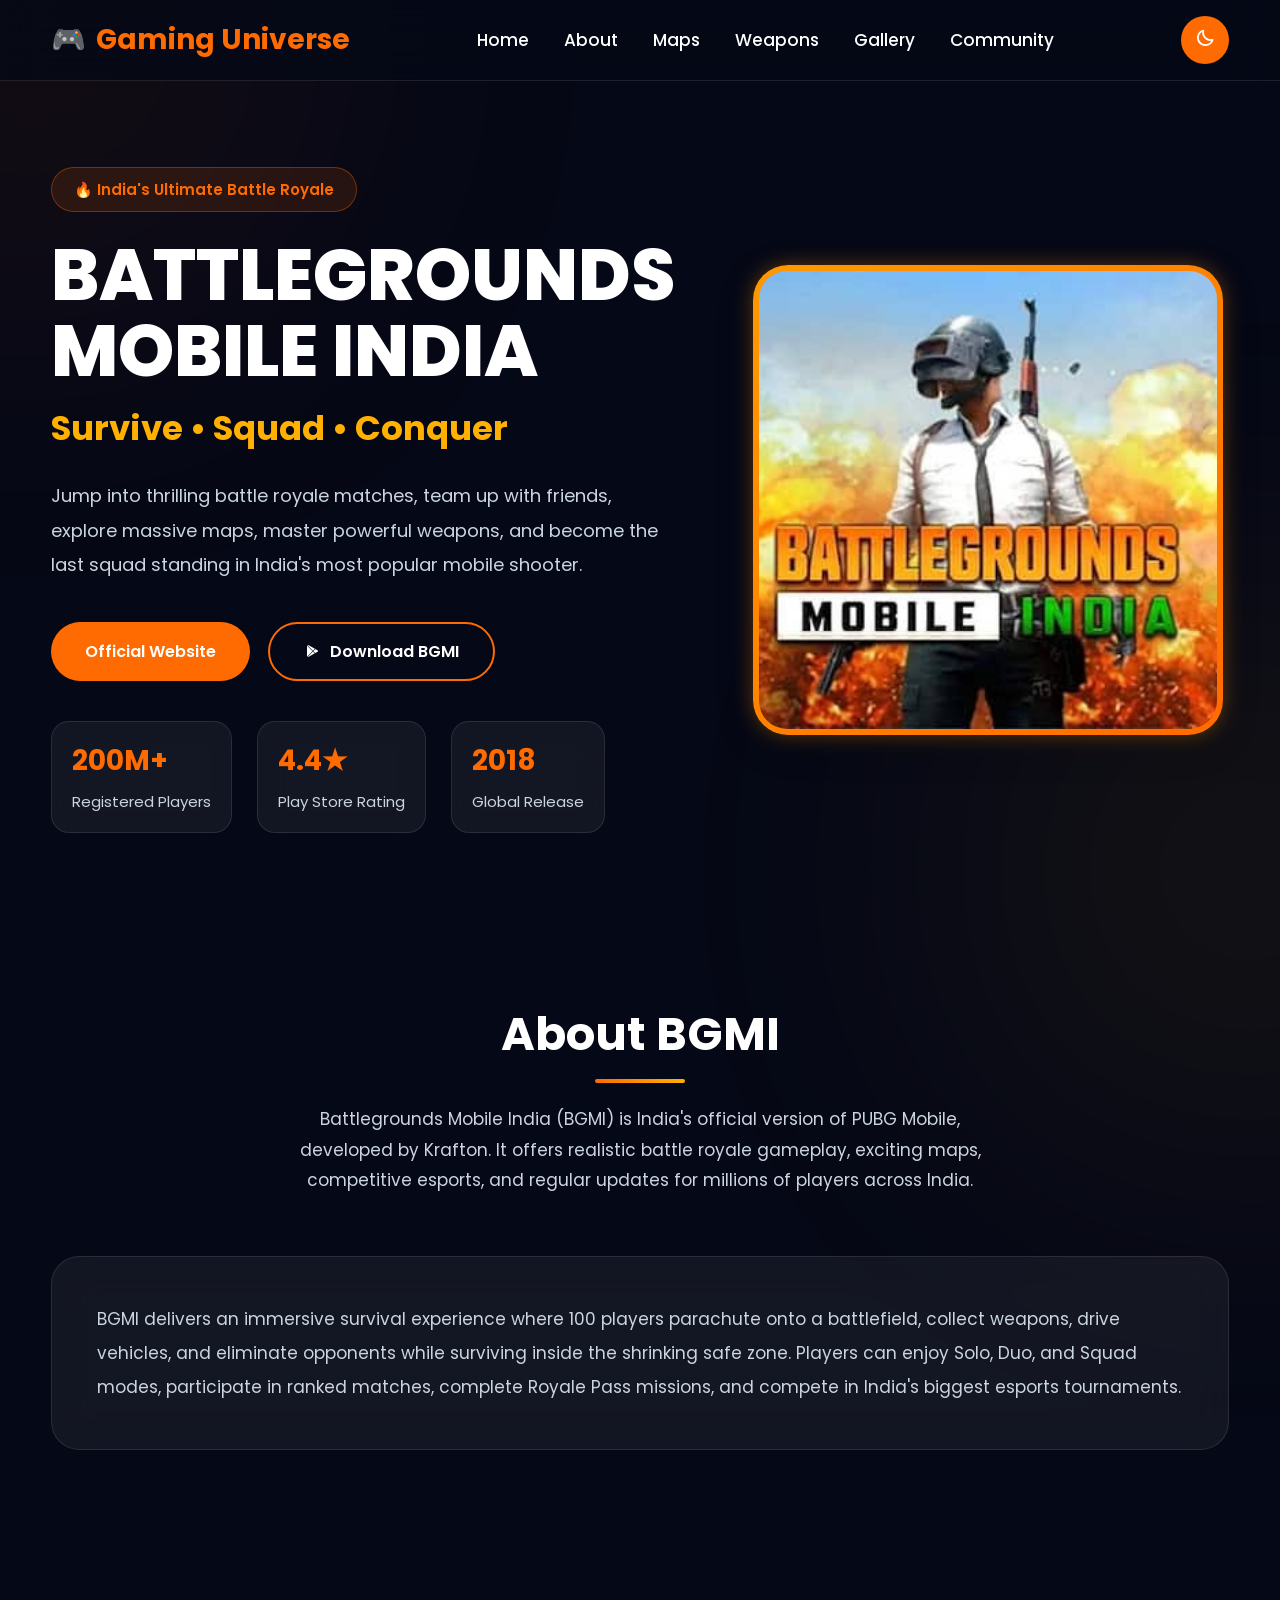
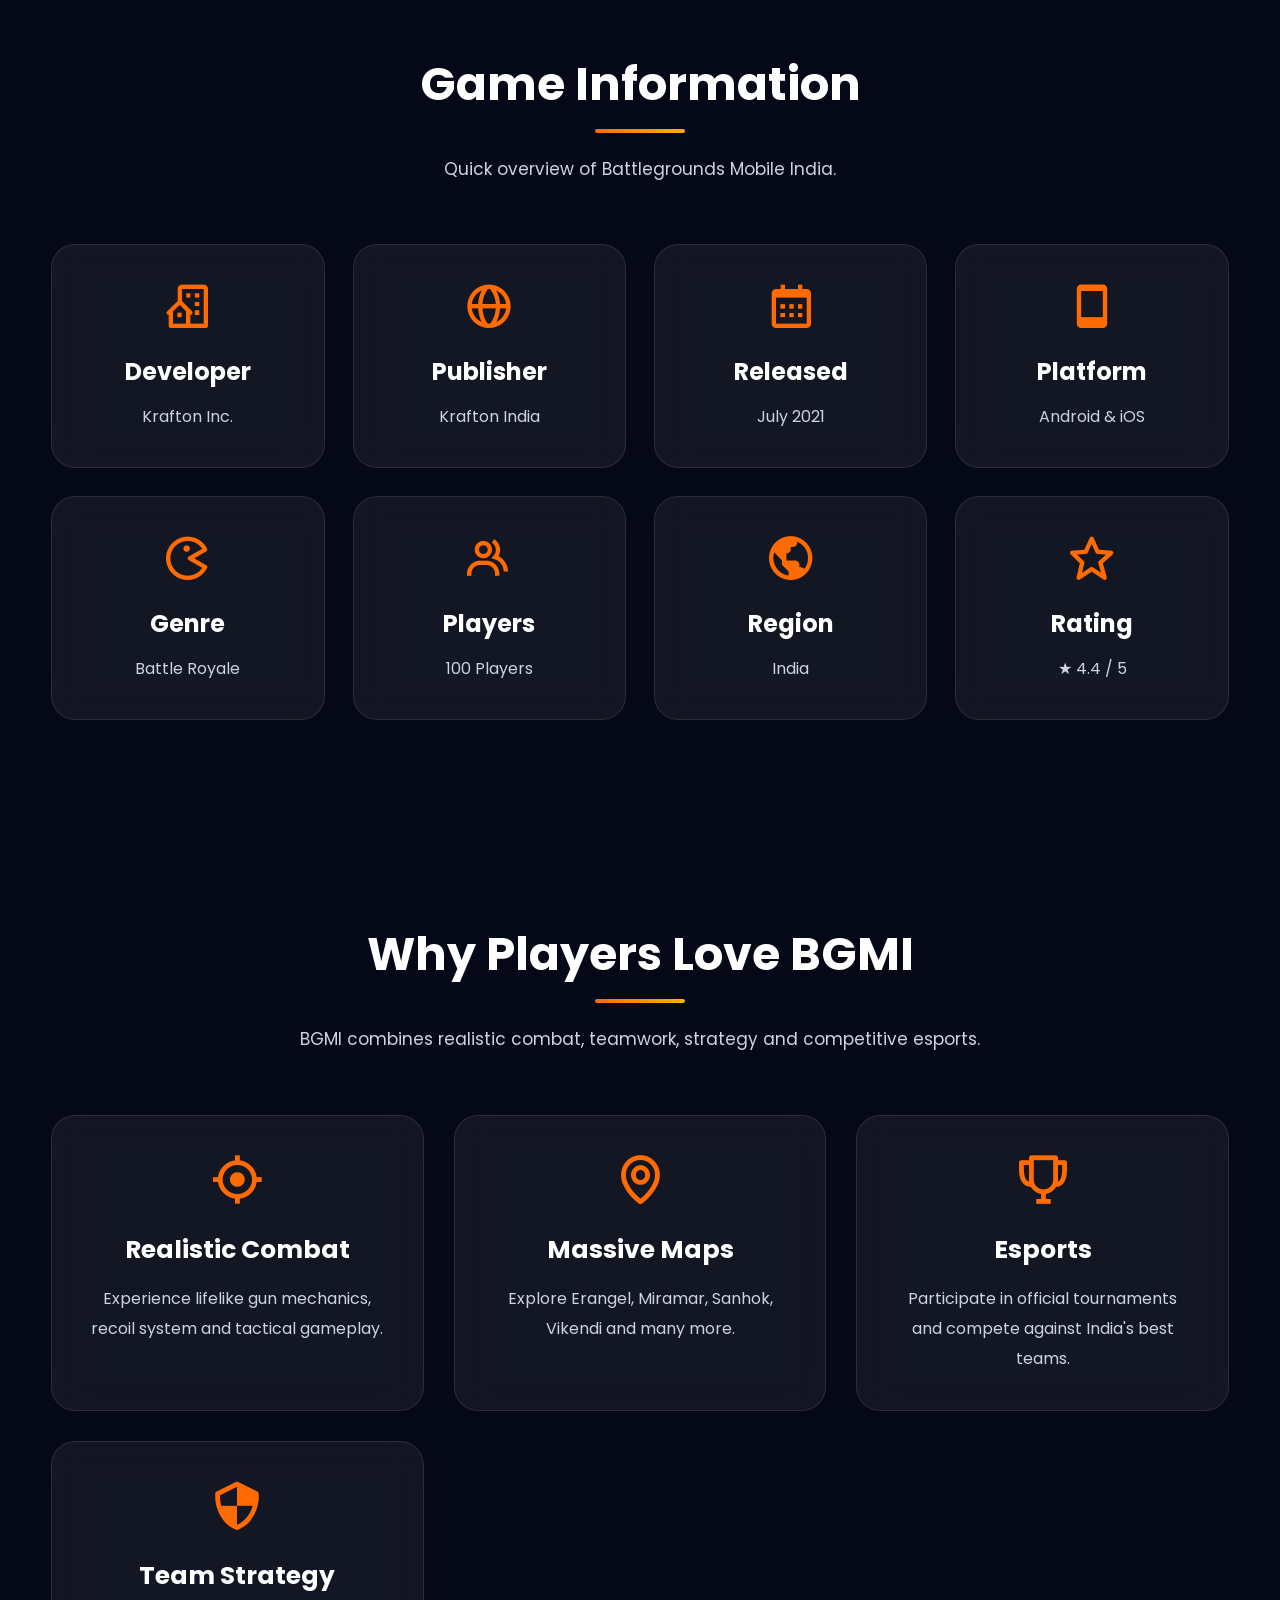
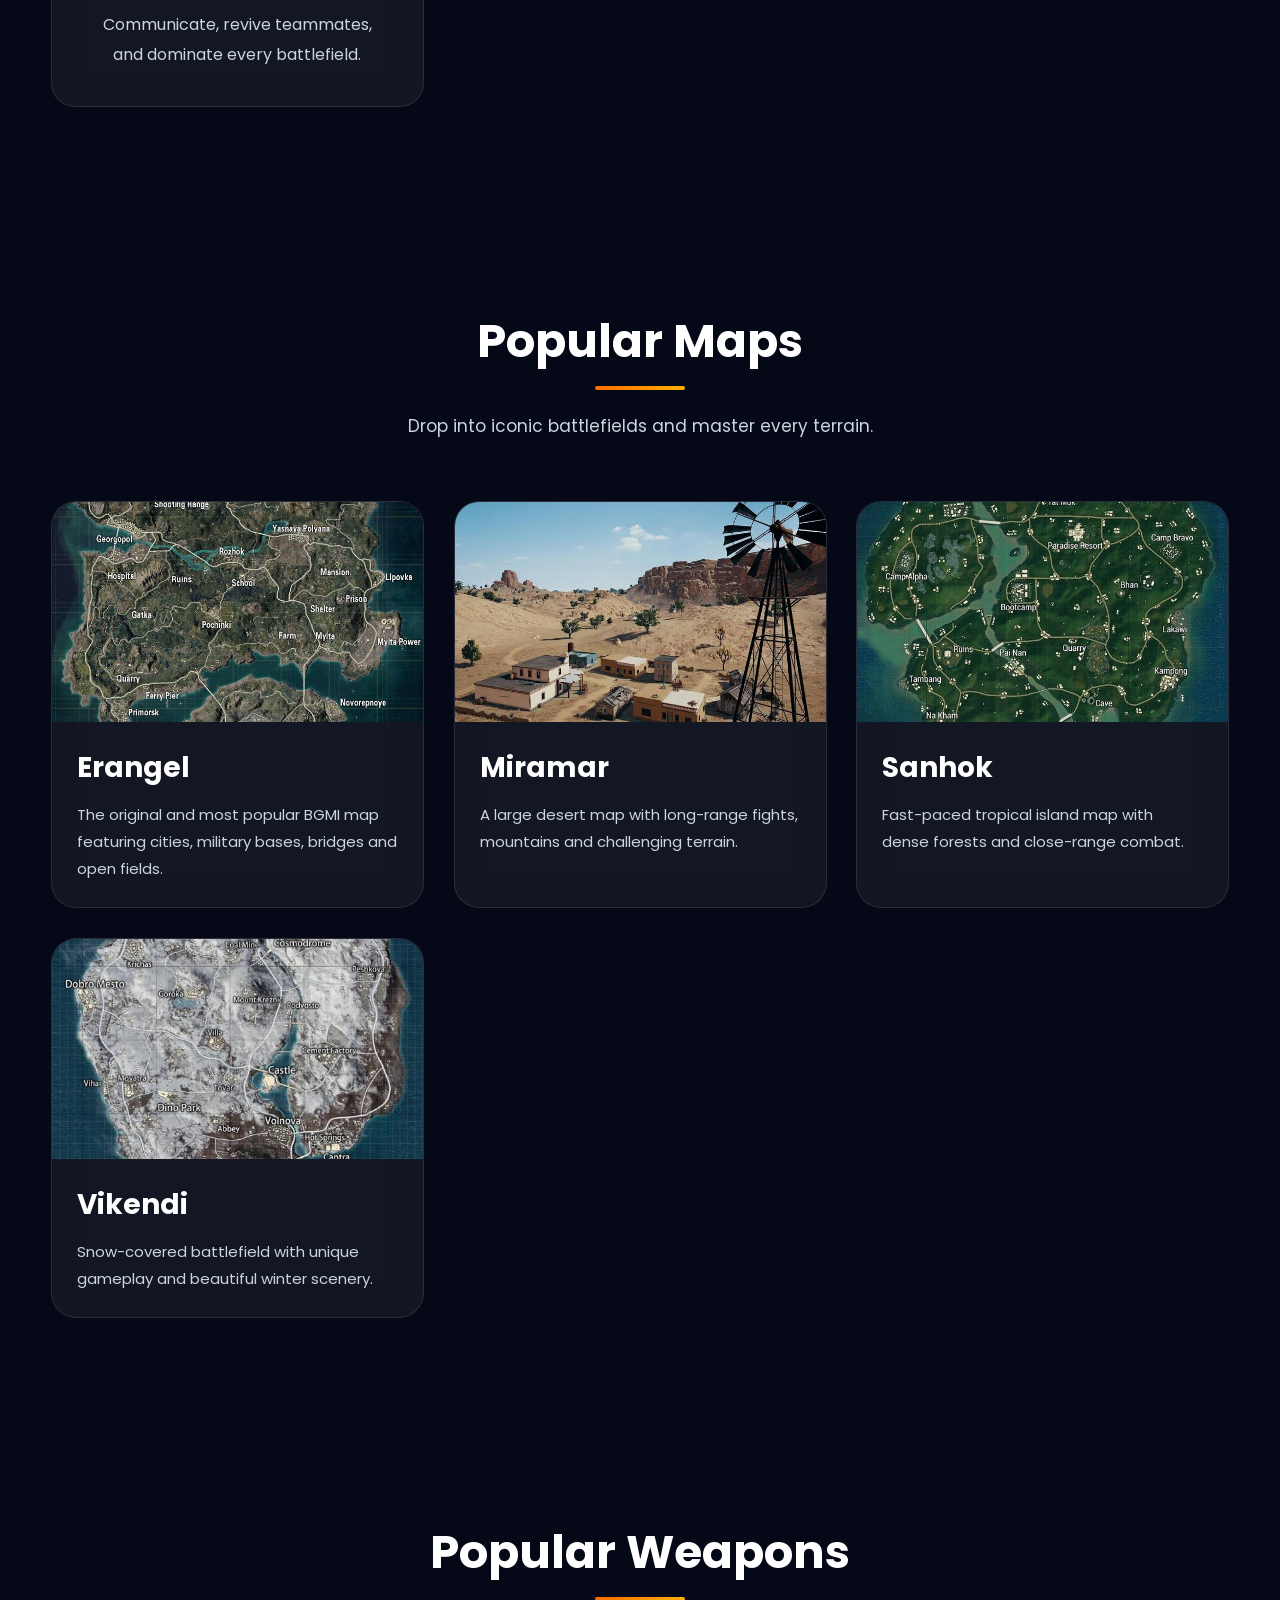
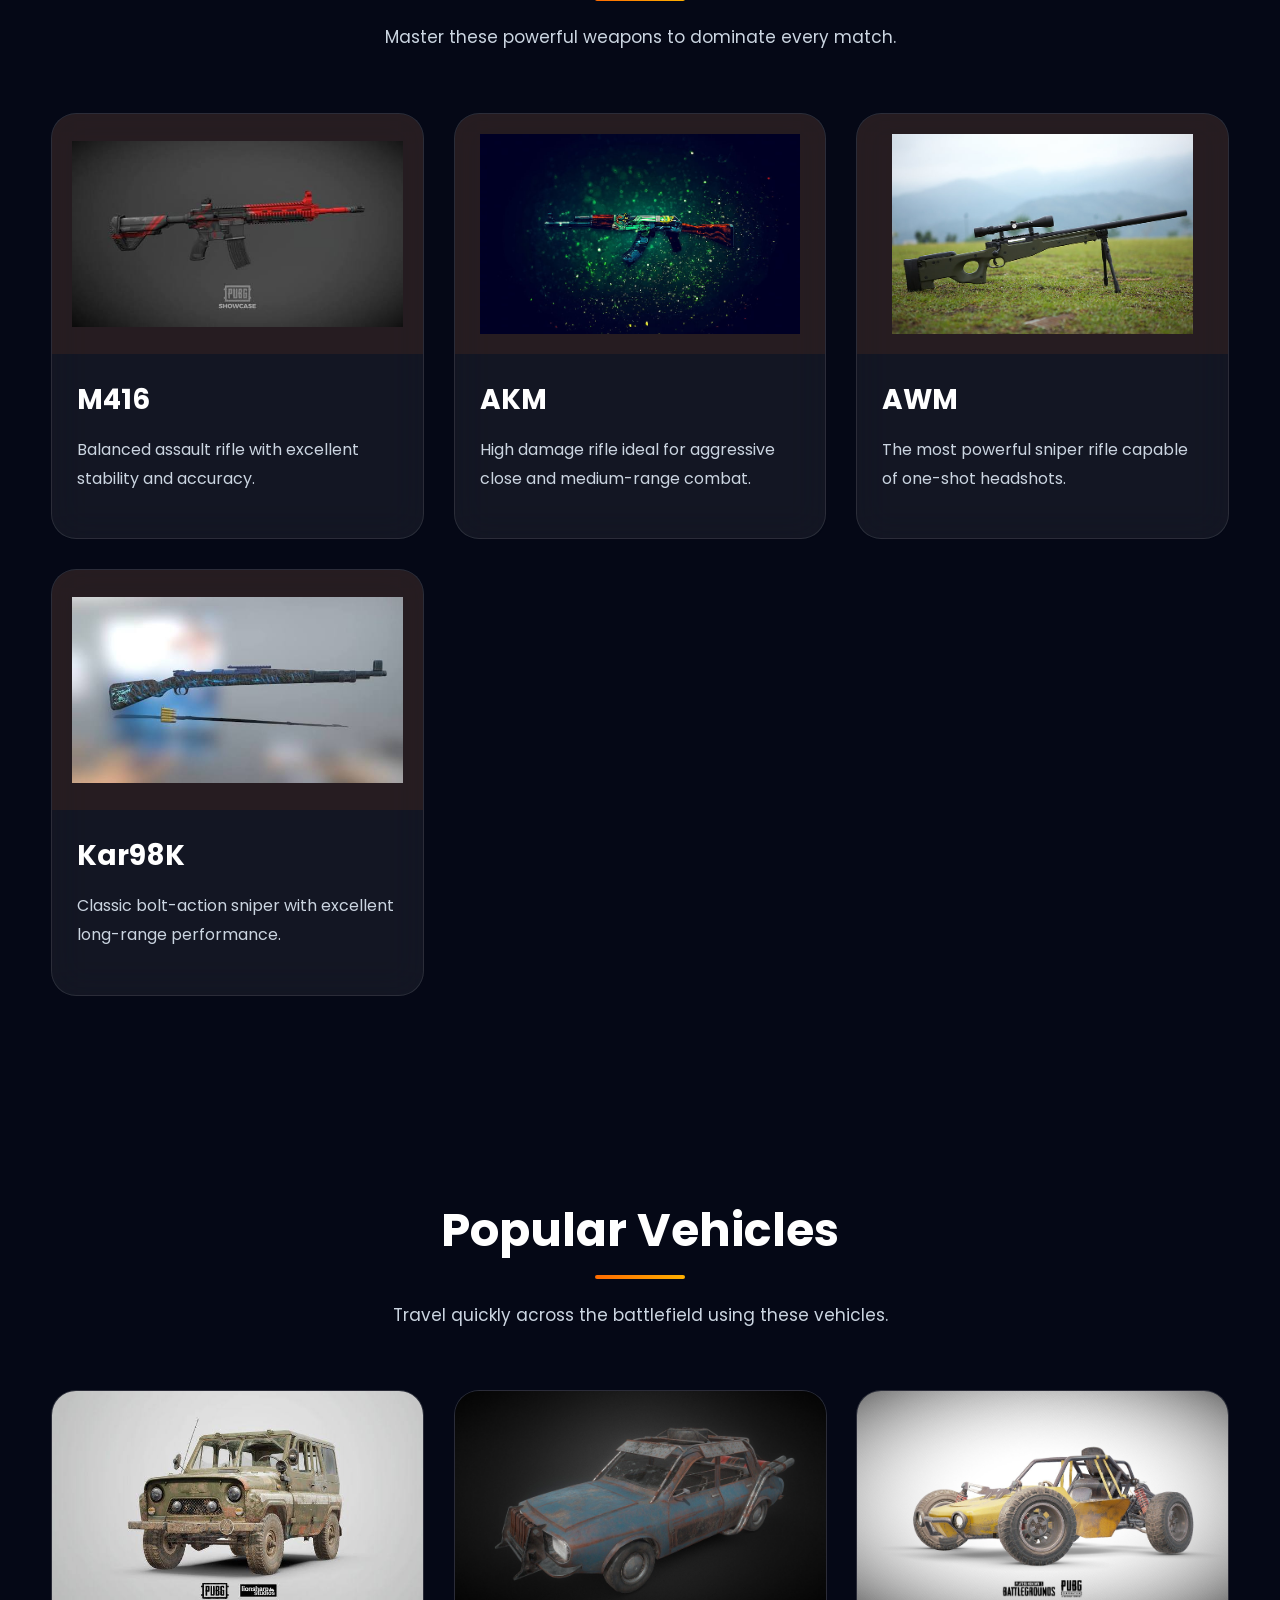
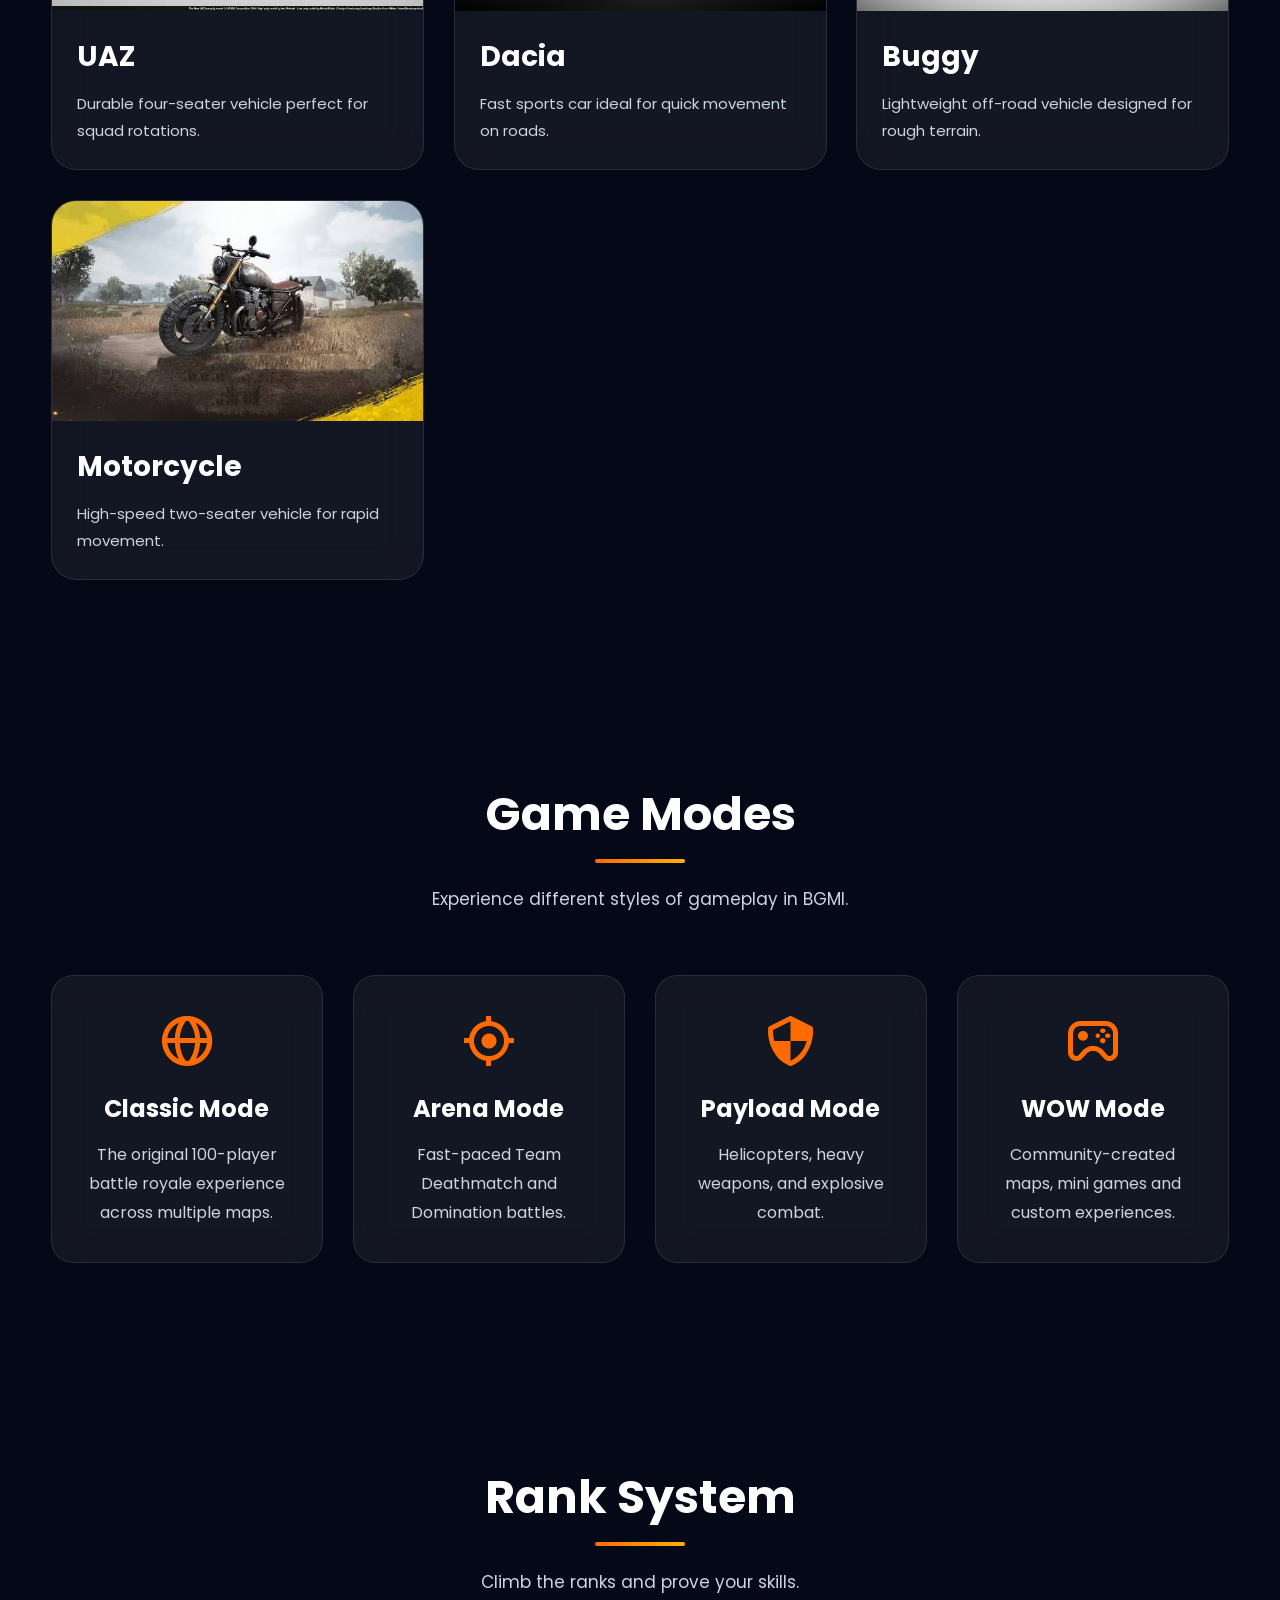
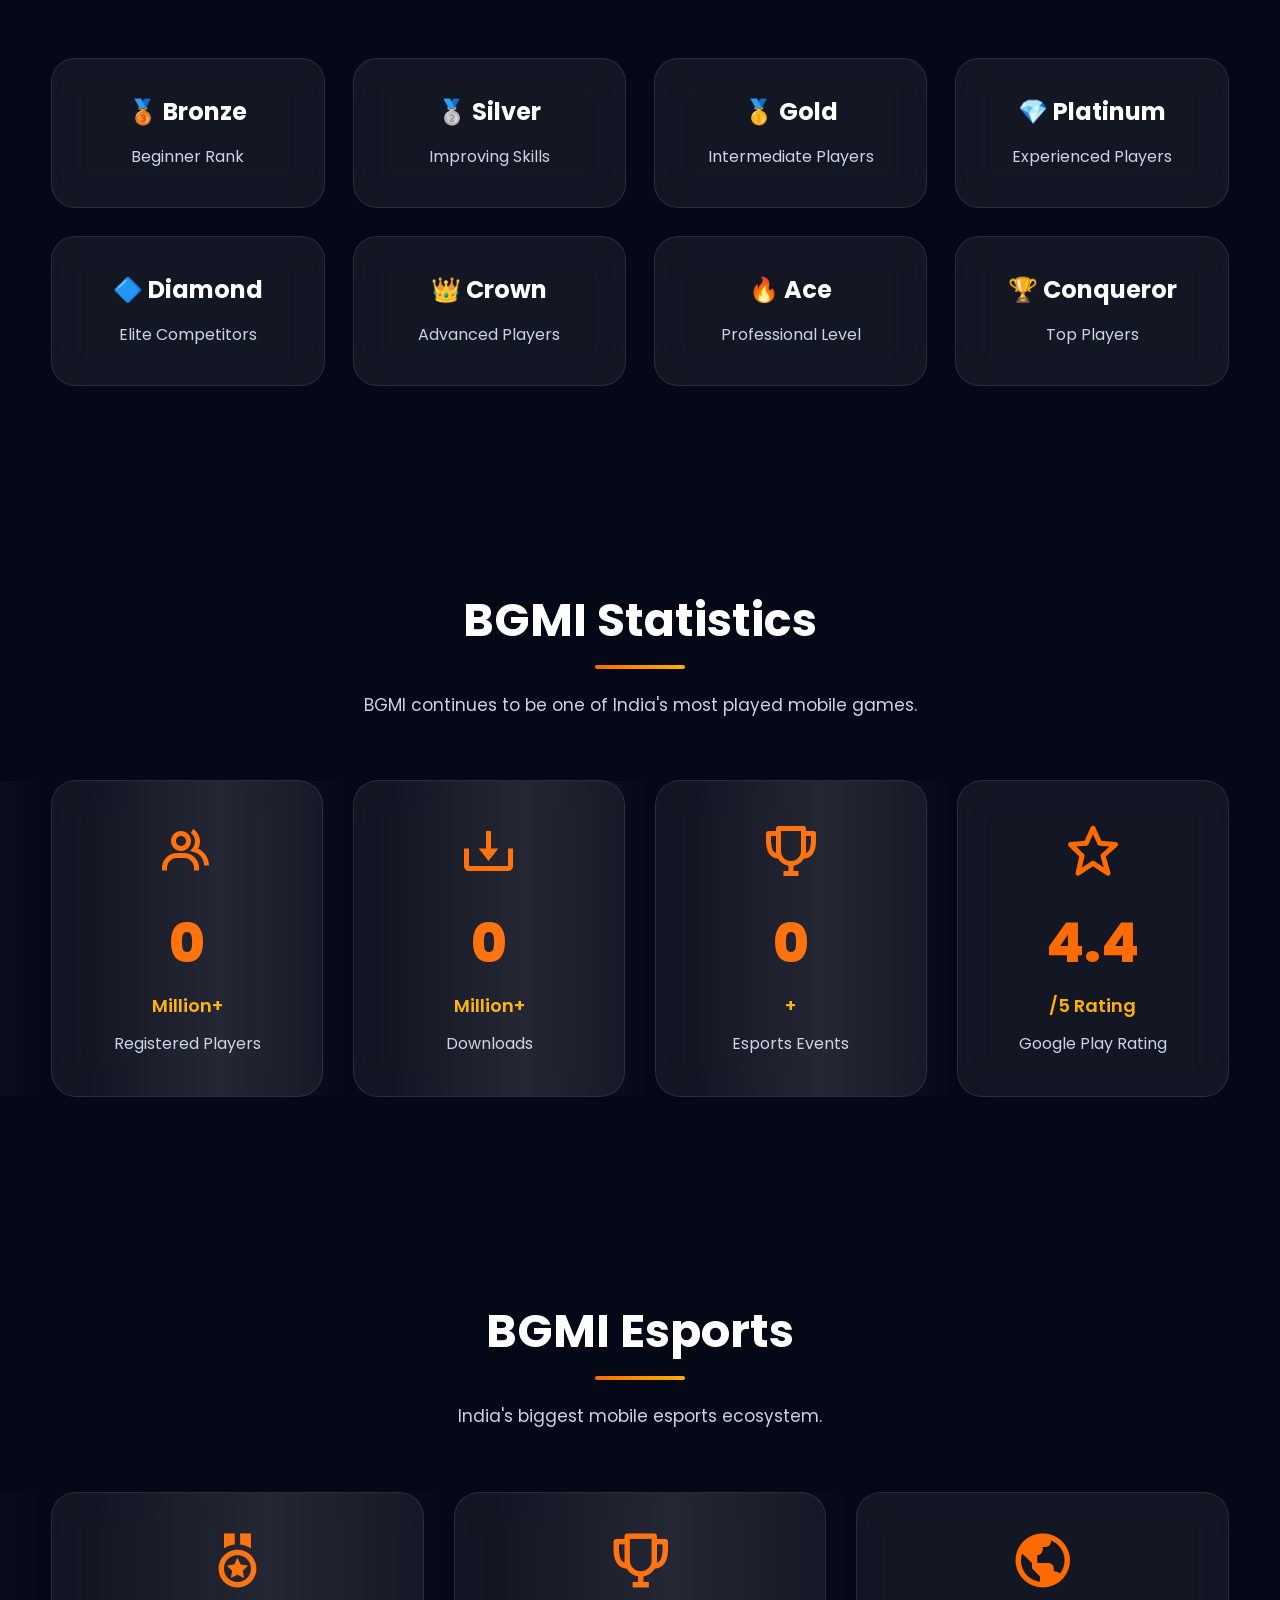
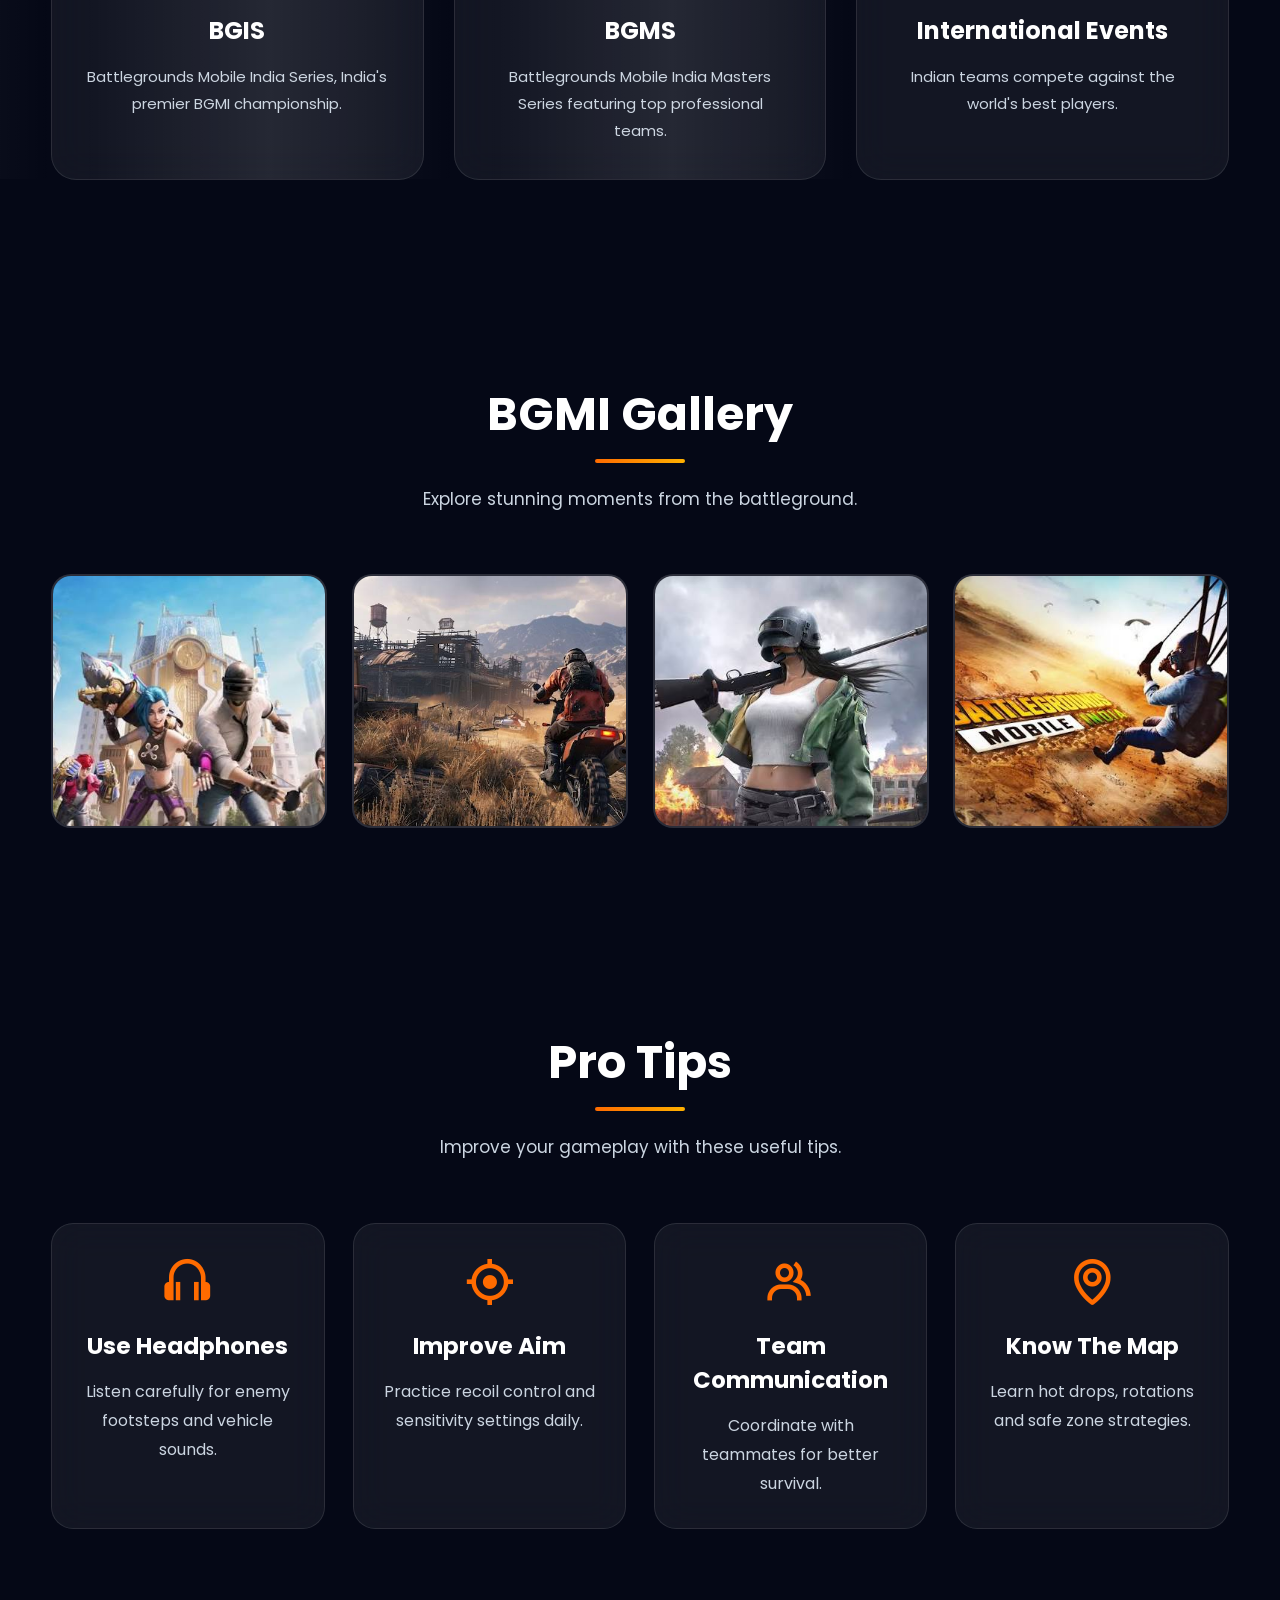
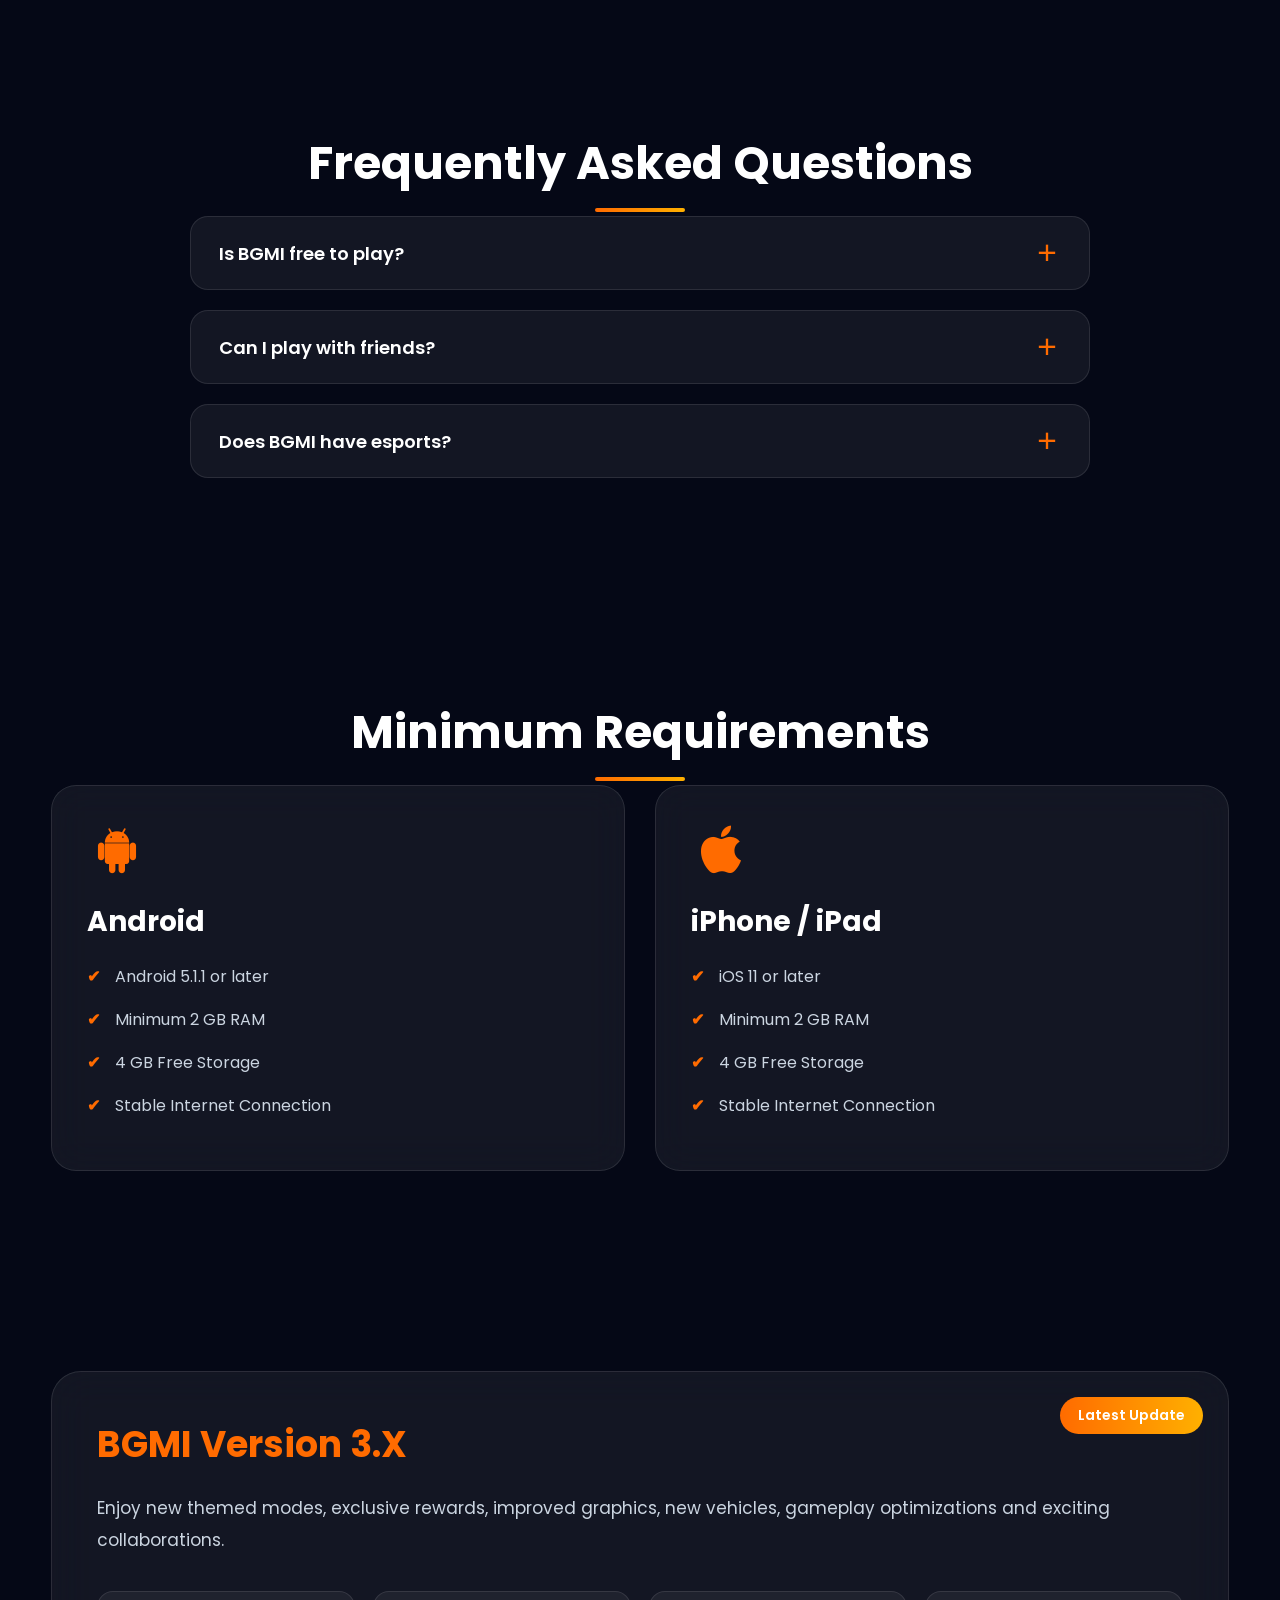
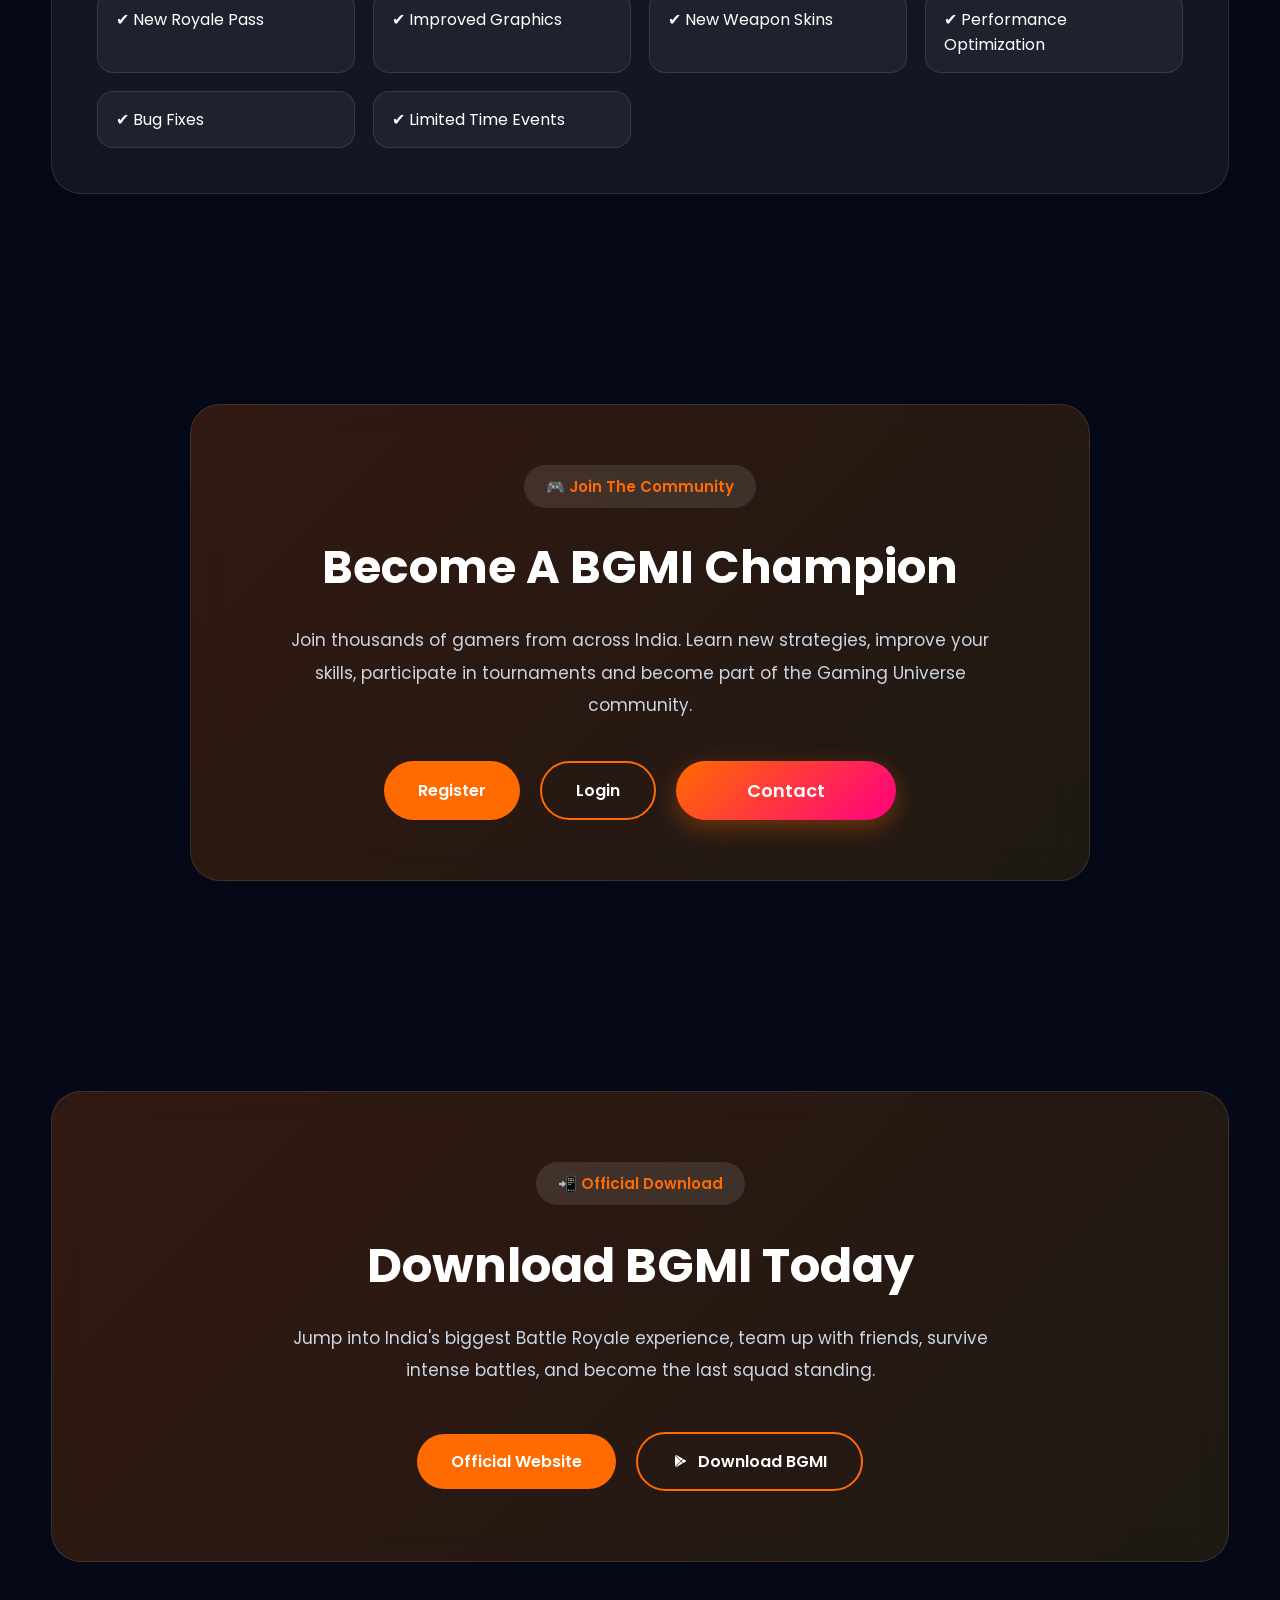
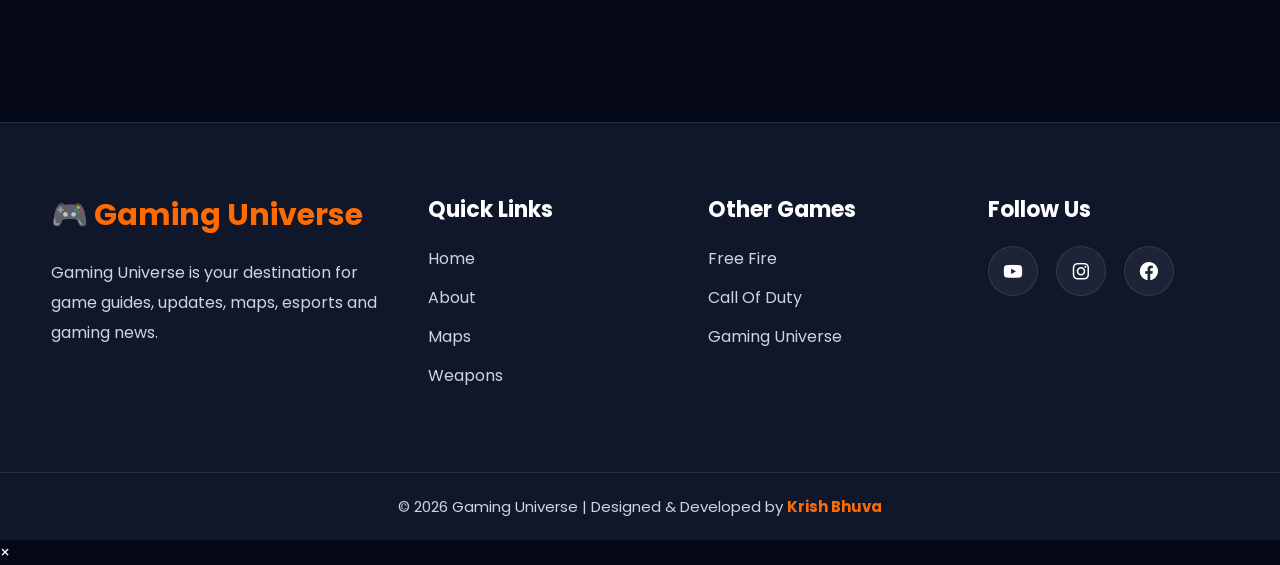
<file: bgmi.html>
<!DOCTYPE html>
<html lang="en">

<head>

<meta charset="UTF-8">

<meta name="viewport"
content="width=device-width, initial-scale=1.0">

<meta name="description"
content="BGMI | Gaming Universe">

<title>BGMI | Gaming Universe</title>

<!-- CSS -->

<link rel="stylesheet" href="game.css">

<!-- Google Font -->

<link href="https://fonts.googleapis.com/css2?family=Poppins:wght@300;400;500;600;700;800&display=swap"
rel="stylesheet">

<!-- Boxicons -->

<link href="https://unpkg.com/boxicons@2.1.4/css/boxicons.min.css"
rel="stylesheet">

<!-- AOS -->

<link rel="stylesheet"
href="https://unpkg.com/aos@2.3.4/dist/aos.css">

</head>

<body>

<!--========================================
                HEADER
=========================================-->

<header class="header">

<nav class="navbar">

<a href="project.html"
class="logo">

🎮

<span>

Gaming Universe

</span>

</a>

<ul class="nav-menu">

<li>

<a href="project.html">

Home

</a>

</li>

<li>

<a href="#about">

About

</a>

</li>

<li>

<a href="#maps">

Maps

</a>

</li>

<li>

<a href="#weapons">

Weapons

</a>

</li>

<li>

<a href="#gallery">

Gallery

</a>

</li>

<li>

<a href="#contact">

Community

</a>

</li>

</ul>

<div class="nav-right">

<button id="themeToggle">

<i class='bx bx-moon'></i>

</button>

<div class="menu-btn">

<i class='bx bx-menu'></i>

</div>

</div>

</nav>

</header>

<!--========================================
                HERO
=========================================-->

<section class="hero">

<div class="hero-content"
data-aos="fade-right">

<div class="hero-badge">

🔥 India's Ultimate Battle Royale

</div>

<h1>

BATTLEGROUNDS
MOBILE INDIA

</h1>

<h2>

Survive • Squad • Conquer

</h2>

<p>

Jump into thrilling battle royale matches,
team up with friends, explore massive maps,
master powerful weapons, and become the
last squad standing in India's most popular
mobile shooter.

</p>

<div class="hero-buttons">

<a href="https://www.battlegroundsmobileindia.com/"
target="_blank"
class="btn">

Official Website

</a>

<a href="https://play.google.com/store/apps/details?id=com.pubg.imobile"
target="_blank"
class="download-btn">

<i class='bx bxl-play-store'></i>

Download BGMI

</a>

</div>

<div class="hero-stats">

<div>

<h3>

200M+

</h3>

<p>

Registered Players

</p>

</div>

<div>

<h3>

4.4★

</h3>

<p>

Play Store Rating

</p>

</div>

<div>

<h3>

2018

</h3>

<p>

Global Release

</p>

</div>

</div>

</div>

<div class="hero-image"
data-aos="fade-left">

<div class="hero-image-box">

<img src="bgmi-hero.jpg"
alt="BGMI Hero">

</div>

</div>

</section>

<!--========================================
                ABOUT BGMI
=========================================-->

<section class="section" id="about">

    <h2 class="section-title" data-aos="fade-up">

        About BGMI

    </h2>

    <p class="section-subtitle">

        Battlegrounds Mobile India (BGMI) is India's official version of PUBG Mobile,
        developed by Krafton. It offers realistic battle royale gameplay,
        exciting maps, competitive esports, and regular updates for millions
        of players across India.

    </p>

    <div class="glass-card" data-aos="zoom-in">

        <p>

            BGMI delivers an immersive survival experience where 100 players
            parachute onto a battlefield, collect weapons, drive vehicles,
            and eliminate opponents while surviving inside the shrinking safe zone.

            Players can enjoy Solo, Duo, and Squad modes, participate in
            ranked matches, complete Royale Pass missions,
            and compete in India's biggest esports tournaments.

        </p>

    </div>

</section>

<!--========================================
            GAME INFORMATION
=========================================-->

<section class="section">

    <h2 class="section-title" data-aos="fade-up">

        Game Information

    </h2>

    <p class="section-subtitle">

        Quick overview of Battlegrounds Mobile India.

    </p>

    <div class="info-grid">

        <div class="info-card" data-aos="fade-up">

            <i class='bx bx-building-house'></i>

            <h3>

                Developer

            </h3>

            <p>

                Krafton Inc.

            </p>

        </div>

        <div class="info-card" data-aos="fade-up" data-aos-delay="100">

            <i class='bx bx-globe'></i>

            <h3>

                Publisher

            </h3>

            <p>

                Krafton India

            </p>

        </div>

        <div class="info-card" data-aos="fade-up" data-aos-delay="200">

            <i class='bx bx-calendar'></i>

            <h3>

                Released

            </h3>

            <p>

                July 2021

            </p>

        </div>

        <div class="info-card" data-aos="fade-up" data-aos-delay="300">

            <i class='bx bx-mobile'></i>

            <h3>

                Platform

            </h3>

            <p>

                Android & iOS

            </p>

        </div>

        <div class="info-card" data-aos="fade-up">

            <i class='bx bx-game'></i>

            <h3>

                Genre

            </h3>

            <p>

                Battle Royale

            </p>

        </div>

        <div class="info-card" data-aos="fade-up" data-aos-delay="100">

            <i class='bx bx-group'></i>

            <h3>

                Players

            </h3>

            <p>

                100 Players

            </p>

        </div>

        <div class="info-card" data-aos="fade-up" data-aos-delay="200">

            <i class='bx bx-world'></i>

            <h3>

                Region

            </h3>

            <p>

                India

            </p>

        </div>

        <div class="info-card" data-aos="fade-up" data-aos-delay="300">

            <i class='bx bx-star'></i>

            <h3>

                Rating

            </h3>

            <p>

                ★ 4.4 / 5

            </p>

        </div>

    </div>

</section>

<!--========================================
                FEATURES
=========================================-->

<section class="section">

    <h2 class="section-title" data-aos="fade-up">

        Why Players Love BGMI

    </h2>

    <p class="section-subtitle">

        BGMI combines realistic combat, teamwork,
        strategy and competitive esports.

    </p>

    <div class="features-grid">

        <div class="feature-card" data-aos="zoom-in">

            <i class='bx bx-target-lock'></i>

            <h3>

                Realistic Combat

            </h3>

            <p>

                Experience lifelike gun mechanics,
                recoil system and tactical gameplay.

            </p>

        </div>

        <div class="feature-card" data-aos="zoom-in" data-aos-delay="100">

            <i class='bx bx-map'></i>

            <h3>

                Massive Maps

            </h3>

            <p>

                Explore Erangel, Miramar,
                Sanhok, Vikendi and many more.

            </p>

        </div>

        <div class="feature-card" data-aos="zoom-in" data-aos-delay="200">

            <i class='bx bx-trophy'></i>

            <h3>

                Esports

            </h3>

            <p>

                Participate in official tournaments
                and compete against India's best teams.

            </p>

        </div>

        <div class="feature-card" data-aos="zoom-in" data-aos-delay="300">

            <i class='bx bx-shield-quarter'></i>

            <h3>

                Team Strategy

            </h3>

            <p>

                Communicate, revive teammates,
                and dominate every battlefield.

            </p>

        </div>

    </div>

</section>

<!--========================================
                POPULAR MAPS
=========================================-->

<section class="section" id="maps">

    <h2 class="section-title" data-aos="fade-up">

        Popular Maps

    </h2>

    <p class="section-subtitle">

        Drop into iconic battlefields and master every terrain.

    </p>

    <div class="map-grid">

        <!-- Erangel -->

        <div class="map-card" data-aos="zoom-in">

            <div class="map-image">

                <img src="erangel.jpg" alt="Erangel">

            </div>

            <div class="map-content">

                <h3>Erangel</h3>

                <p>

                    The original and most popular BGMI map featuring
                    cities, military bases, bridges and open fields.

                </p>

            </div>

        </div>

        <!-- Miramar -->

        <div class="map-card" data-aos="zoom-in" data-aos-delay="100">

            <div class="map-image">

                <img src="miramar.jpg" alt="Miramar">

            </div>

            <div class="map-content">

                <h3>Miramar</h3>

                <p>

                    A large desert map with long-range fights,
                    mountains and challenging terrain.

                </p>

            </div>

        </div>

        <!-- Sanhok -->

        <div class="map-card" data-aos="zoom-in" data-aos-delay="200">

            <div class="map-image">

                <img src="sanhok.jpg" alt="Sanhok">

            </div>

            <div class="map-content">

                <h3>Sanhok</h3>

                <p>

                    Fast-paced tropical island map with
                    dense forests and close-range combat.

                </p>

            </div>

        </div>

        <!-- Vikendi -->

        <div class="map-card" data-aos="zoom-in" data-aos-delay="300">

            <div class="map-image">

                <img src="vikendi.jpg" alt="Vikendi">

            </div>

            <div class="map-content">

                <h3>Vikendi</h3>

                <p>

                    Snow-covered battlefield with unique
                    gameplay and beautiful winter scenery.

                </p>

            </div>

        </div>

    </div>

</section>

<!--========================================
                POPULAR WEAPONS
=========================================-->

<section class="section" id="weapons">

    <h2 class="section-title" data-aos="fade-up">

        Popular Weapons

    </h2>

    <p class="section-subtitle">

        Master these powerful weapons to dominate every match.

    </p>

    <div class="weapon-grid">

        <!-- M416 -->

        <div class="weapon-card" data-aos="fade-up">

            <div class="weapon-image">

                <img src="m416.jpg" alt="M416">

            </div>

            <div class="weapon-content">

                <h3>M416</h3>

                <p>

                    Balanced assault rifle with excellent
                    stability and accuracy.

                </p>

            </div>

        </div>

        <!-- AKM -->

        <div class="weapon-card" data-aos="fade-up" data-aos-delay="100">

            <div class="weapon-image">

                <img src="akm.jpg" alt="AKM">

            </div>

            <div class="weapon-content">

                <h3>AKM</h3>

                <p>

                    High damage rifle ideal for aggressive
                    close and medium-range combat.

                </p>

            </div>

        </div>

        <!-- AWM -->

        <div class="weapon-card" data-aos="fade-up" data-aos-delay="200">

            <div class="weapon-image">

                <img src="awm.jpg" alt="AWM">

            </div>

            <div class="weapon-content">

                <h3>AWM</h3>

                <p>

                    The most powerful sniper rifle
                    capable of one-shot headshots.

                </p>

            </div>

        </div>

        <!-- Kar98K -->

        <div class="weapon-card" data-aos="fade-up" data-aos-delay="300">

            <div class="weapon-image">

                <img src="kar98k.jpg" alt="Kar98K">

            </div>

            <div class="weapon-content">

                <h3>Kar98K</h3>

                <p>

                    Classic bolt-action sniper with
                    excellent long-range performance.

                </p>

            </div>

        </div>

    </div>

</section>

<!--========================================
                POPULAR VEHICLES
=========================================-->

<section class="section">

    <h2 class="section-title" data-aos="fade-up">

        Popular Vehicles

    </h2>

    <p class="section-subtitle">

        Travel quickly across the battlefield using these vehicles.

    </p>

    <div class="map-grid">

        <!-- UAZ -->

        <div class="map-card" data-aos="zoom-in">

            <div class="map-image">

                <img src="uaz.jpg" alt="UAZ">

            </div>

            <div class="map-content">

                <h3>UAZ</h3>

                <p>

                    Durable four-seater vehicle perfect
                    for squad rotations.

                </p>

            </div>

        </div>

        <!-- Dacia -->

        <div class="map-card" data-aos="zoom-in" data-aos-delay="100">

            <div class="map-image">

                <img src="dacia.jpg" alt="Dacia">

            </div>

            <div class="map-content">

                <h3>Dacia</h3>

                <p>

                    Fast sports car ideal for quick
                    movement on roads.

                </p>

            </div>

        </div>

        <!-- Buggy -->

        <div class="map-card" data-aos="zoom-in" data-aos-delay="200">

            <div class="map-image">

                <img src="buggy.jpg" alt="Buggy">

            </div>

            <div class="map-content">

                <h3>Buggy</h3>

                <p>

                    Lightweight off-road vehicle
                    designed for rough terrain.

                </p>

            </div>

        </div>

        <!-- Motorcycle -->

        <div class="map-card" data-aos="zoom-in" data-aos-delay="300">

            <div class="map-image">

                <img src="motorcycle.jpg" alt="Motorcycle">

            </div>

            <div class="map-content">

                <h3>Motorcycle</h3>

                <p>

                    High-speed two-seater vehicle
                    for rapid movement.

                </p>

            </div>

        </div>

    </div>

</section>

<!--========================================
                GAME MODES
=========================================-->

<section class="section">

    <h2 class="section-title" data-aos="fade-up">

        Game Modes

    </h2>

    <p class="section-subtitle">

        Experience different styles of gameplay in BGMI.

    </p>

    <div class="mode-grid">

        <div class="mode-card" data-aos="zoom-in">

            <i class='bx bx-globe'></i>

            <h3>

                Classic Mode

            </h3>

            <p>

                The original 100-player battle royale
                experience across multiple maps.

            </p>

        </div>

        <div class="mode-card" data-aos="zoom-in" data-aos-delay="100">

            <i class='bx bx-target-lock'></i>

            <h3>

                Arena Mode

            </h3>

            <p>

                Fast-paced Team Deathmatch and
                Domination battles.

            </p>

        </div>

        <div class="mode-card" data-aos="zoom-in" data-aos-delay="200">

            <i class='bx bx-shield-quarter'></i>

            <h3>

                Payload Mode

            </h3>

            <p>

                Helicopters, heavy weapons,
                and explosive combat.

            </p>

        </div>

        <div class="mode-card" data-aos="zoom-in" data-aos-delay="300">

            <i class='bx bx-joystick'></i>

            <h3>

                WOW Mode

            </h3>

            <p>

                Community-created maps,
                mini games and custom experiences.

            </p>

        </div>

    </div>

</section>

<!--========================================
                RANK SYSTEM
=========================================-->

<section class="section">

    <h2 class="section-title" data-aos="fade-up">

        Rank System

    </h2>

    <p class="section-subtitle">

        Climb the ranks and prove your skills.

    </p>

    <div class="info-grid">

        <div class="info-card" data-aos="fade-up">

            <h3>🥉 Bronze</h3>

            <p>Beginner Rank</p>

        </div>

        <div class="info-card" data-aos="fade-up" data-aos-delay="50">

            <h3>🥈 Silver</h3>

            <p>Improving Skills</p>

        </div>

        <div class="info-card" data-aos="fade-up" data-aos-delay="100">

            <h3>🥇 Gold</h3>

            <p>Intermediate Players</p>

        </div>

        <div class="info-card" data-aos="fade-up" data-aos-delay="150">

            <h3>💎 Platinum</h3>

            <p>Experienced Players</p>

        </div>

        <div class="info-card" data-aos="fade-up" data-aos-delay="200">

            <h3>🔷 Diamond</h3>

            <p>Elite Competitors</p>

        </div>

        <div class="info-card" data-aos="fade-up" data-aos-delay="250">

            <h3>👑 Crown</h3>

            <p>Advanced Players</p>

        </div>

        <div class="info-card" data-aos="fade-up" data-aos-delay="300">

            <h3>🔥 Ace</h3>

            <p>Professional Level</p>

        </div>

        <div class="info-card" data-aos="fade-up" data-aos-delay="350">

            <h3>🏆 Conqueror</h3>

            <p>Top Players</p>

        </div>

    </div>

</section>

<!--========================================
                BGMI STATISTICS
=========================================-->

<section class="section" id="stats">

    <h2 class="section-title" data-aos="fade-up">

        BGMI Statistics

    </h2>

    <p class="section-subtitle">

        BGMI continues to be one of India's most played mobile games.

    </p>

    <div class="stats-grid">

        <div class="stat-card" data-aos="fade-up">

            <i class='bx bx-group'></i>

            <h1 class="counter" data-target="200">0</h1>

            <span>Million+</span>

            <p>

                Registered Players

            </p>

        </div>

        <div class="stat-card" data-aos="fade-up" data-aos-delay="100">

            <i class='bx bx-download'></i>

            <h1 class="counter" data-target="100">0</h1>

            <span>Million+</span>

            <p>

                Downloads

            </p>

        </div>

        <div class="stat-card" data-aos="fade-up" data-aos-delay="200">

            <i class='bx bx-trophy'></i>

            <h1 class="counter" data-target="500">0</h1>

            <span>+</span>

            <p>

                Esports Events

            </p>

        </div>

        <div class="stat-card" data-aos="fade-up" data-aos-delay="300">

            <i class='bx bx-star'></i>

            <h1>4.4</h1>

            <span>/5 Rating</span>

            <p>

                Google Play Rating

            </p>

        </div>

    </div>

</section>

<!--========================================
                ESPORTS
=========================================-->

<section class="section">

    <h2 class="section-title" data-aos="fade-up">

        BGMI Esports

    </h2>

    <p class="section-subtitle">

        India's biggest mobile esports ecosystem.

    </p>

    <div class="esports-grid">

        <div class="esports-card" data-aos="zoom-in">

            <i class='bx bx-medal'></i>

            <h3>

                BGIS

            </h3>

            <p>

                Battlegrounds Mobile India Series,
                India's premier BGMI championship.

            </p>

        </div>

        <div class="esports-card" data-aos="zoom-in" data-aos-delay="100">

            <i class='bx bx-trophy'></i>

            <h3>

                BGMS

            </h3>

            <p>

                Battlegrounds Mobile India Masters Series
                featuring top professional teams.

            </p>

        </div>

        <div class="esports-card" data-aos="zoom-in" data-aos-delay="200">

            <i class='bx bx-world'></i>

            <h3>

                International Events

            </h3>

            <p>

                Indian teams compete against
                the world's best players.

            </p>

        </div>

    </div>

</section>

<!--========================================
                GALLERY
=========================================-->

<section class="section" id="gallery">

    <h2 class="section-title" data-aos="fade-up">

        BGMI Gallery

    </h2>

    <p class="section-subtitle">

        Explore stunning moments from the battleground.

    </p>

    <div class="gallery-grid">

        <div class="gallery-item" data-aos="zoom-in">
            <img src="gallery5.jpg" alt="BGMI Gallery 1">
        </div>

        <div class="gallery-item" data-aos="zoom-in" data-aos-delay="100">
            <img src="gallery6.jpg" alt="BGMI Gallery 2">
        </div>

        <div class="gallery-item" data-aos="zoom-in" data-aos-delay="200">
            <img src="gallery7.jpg" alt="BGMI Gallery 3">
        </div>

        <div class="gallery-item" data-aos="zoom-in" data-aos-delay="300">
            <img src="gallery8.jpg" alt="BGMI Gallery 4">
        </div>

    </div>

</section>

<!--========================================
                PRO TIPS
=========================================-->

<section class="section">

    <h2 class="section-title" data-aos="fade-up">

        Pro Tips

    </h2>

    <p class="section-subtitle">

        Improve your gameplay with these useful tips.

    </p>

    <div class="tips-grid">

        <div class="tip-card" data-aos="fade-up">

            <i class='bx bx-headphone'></i>

            <h3>Use Headphones</h3>

            <p>

                Listen carefully for enemy footsteps and vehicle sounds.

            </p>

        </div>

        <div class="tip-card" data-aos="fade-up" data-aos-delay="100">

            <i class='bx bx-target-lock'></i>

            <h3>Improve Aim</h3>

            <p>

                Practice recoil control and sensitivity settings daily.

            </p>

        </div>

        <div class="tip-card" data-aos="fade-up" data-aos-delay="200">

            <i class='bx bx-group'></i>

            <h3>Team Communication</h3>

            <p>

                Coordinate with teammates for better survival.

            </p>

        </div>

        <div class="tip-card" data-aos="fade-up" data-aos-delay="300">

            <i class='bx bx-map'></i>

            <h3>Know The Map</h3>

            <p>

                Learn hot drops, rotations and safe zone strategies.

            </p>

        </div>

    </div>

</section>

<!--========================================
                    FAQ
=========================================-->

<section class="section">

    <h2 class="section-title" data-aos="fade-up">

        Frequently Asked Questions

    </h2>

    <div class="faq-container">

        <div class="faq-item">

            <div class="faq-question">

                Is BGMI free to play?

                <i class='bx bx-plus'></i>

            </div>

            <div class="faq-answer">

                <p>

                    Yes. BGMI is completely free to download and play.

                </p>

            </div>

        </div>

        <div class="faq-item">

            <div class="faq-question">

                Can I play with friends?

                <i class='bx bx-plus'></i>

            </div>

            <div class="faq-answer">

                <p>

                    Yes. You can play Solo, Duo and Squad matches.

                </p>

            </div>

        </div>

        <div class="faq-item">

            <div class="faq-question">

                Does BGMI have esports?

                <i class='bx bx-plus'></i>

            </div>

            <div class="faq-answer">

                <p>

                    Yes. BGIS and BGMS are India's biggest BGMI tournaments.

                </p>

            </div>

        </div>

    </div>

</section>

<!--========================================
            SYSTEM REQUIREMENTS
=========================================-->

<section class="section">

    <h2 class="section-title" data-aos="fade-up">

        Minimum Requirements

    </h2>

    <div class="requirements-grid">

        <div class="requirement-card" data-aos="fade-right">

            <i class='bx bxl-android'></i>

            <h3>

                Android

            </h3>

            <ul>

                <li>Android 5.1.1 or later</li>

                <li>Minimum 2 GB RAM</li>

                <li>4 GB Free Storage</li>

                <li>Stable Internet Connection</li>

            </ul>

        </div>

        <div class="requirement-card" data-aos="fade-left">

            <i class='bx bxl-apple'></i>

            <h3>

                iPhone / iPad

            </h3>

            <ul>

                <li>iOS 11 or later</li>

                <li>Minimum 2 GB RAM</li>

                <li>4 GB Free Storage</li>

                <li>Stable Internet Connection</li>

            </ul>

        </div>

    </div>

</section>

<!--========================================
            LATEST UPDATE
=========================================-->

<section class="section">

    <div class="update-card" data-aos="zoom-in">

        <span class="update-badge">

            Latest Update

        </span>

        <h2>

            BGMI Version 3.X

        </h2>

        <p>

            Enjoy new themed modes, exclusive rewards,
            improved graphics, new vehicles,
            gameplay optimizations and exciting collaborations.

        </p>

        <div class="update-list">

            <div>✔ New Royale Pass</div>

            <div>✔ Improved Graphics</div>

            <div>✔ New Weapon Skins</div>

            <div>✔ Performance Optimization</div>

            <div>✔ Bug Fixes</div>

            <div>✔ Limited Time Events</div>

        </div>

    </div>

</section>

<!--========================================
            JOIN COMMUNITY
=========================================-->

<section class="community-section" id="contact">

    <div class="community-card" data-aos="zoom-in">

        <span class="community-tag">

            🎮 Join The Community

        </span>

        <h2>

            Become A BGMI Champion

        </h2>

        <p>

            Join thousands of gamers from across India.
            Learn new strategies, improve your skills,
            participate in tournaments and become part of
            the Gaming Universe community.

        </p>

        <div class="community-buttons">

            <a href="registration.html" class="btn">

                Register

            </a>

            <a href="login.html" class="download-btn">

                Login

            </a>

            
            <a href="contact_us.html" class="contact-btn">

                Contact

            </a>

        </div>

    </div>

</section>

<!--========================================
            DOWNLOAD BGMI
=========================================-->

<section class="download-section">

    <div class="download-card" data-aos="fade-up">

        <span class="download-tag">

            📲 Official Download

        </span>

        <h2>

            Download BGMI Today

        </h2>

        <p>

            Jump into India's biggest Battle Royale experience,
            team up with friends, survive intense battles,
            and become the last squad standing.

        </p>

        <div class="download-buttons">

            <a href="https://www.battlegroundsmobileindia.com/"
               target="_blank"
               class="btn">

                Official Website

            </a>

            <a href="https://play.google.com/store/apps/details?id=com.pubg.imobile"
               target="_blank"
               class="download-btn">

                <i class='bx bxl-play-store'></i>

                Download BGMI

            </a>

        </div>

    </div>

</section>

<!--========================================
                FOOTER
=========================================-->

<footer class="footer">

    <div class="footer-container">

        <div class="footer-column">

            <h2>

                🎮 Gaming Universe

            </h2>

            <p>

                Gaming Universe is your destination
                for game guides, updates, maps,
                esports and gaming news.

            </p>

        </div>

        <div class="footer-column">

            <h3>

                Quick Links

            </h3>

            <ul>

                <li><a href="project.html">Home</a></li>

                <li><a href="#about">About</a></li>

                <li><a href="#maps">Maps</a></li>

                <li><a href="#weapons">Weapons</a></li>

            </ul>

        </div>

        <div class="footer-column">

            <h3>

                Other Games

            </h3>

            <ul>

                <li><a href="freefire.html">Free Fire</a></li>

                <li><a href="cod.html">Call Of Duty</a></li>
                <li><a href="project.html">Gaming Universe</a></li>

            </ul>

        </div>

        <div class="footer-column">

            <h3>

                Follow Us

            </h3>

            <div class="footer-social">

                <a href="https://youtube.com/@flashgamer07-ff?si=FIz2z3yrSQT4WnVU">

                    <i class='bx bxl-youtube'></i>

                </a>

                <a href="https://www.instagram.com/krish_bhuva_2007?igsh=YXJuZmd0b3phcnRn">

                    <i class='bx bxl-instagram'></i>

                </a>

                <a href="https://www.facebook.com/share/1dkogd1N4k/">

                    <i class='bx bxl-facebook-circle'></i>

                </a>

            </div>

        </div>

    </div>

    <div class="footer-bottom">

        <p>

            © 2026 Gaming Universe | Designed & Developed by

            <strong>Krish Bhuva</strong>

        </p>

    </div>

</footer>

<!--========================================
            SCROLL TO TOP
=========================================-->

<button id="scrollTop">

    <i class='bx bx-up-arrow-alt'></i>

</button>

<!--========================================
                AOS
=========================================-->

<script src="https://unpkg.com/aos@2.3.4/dist/aos.js"></script>

<!--========================================
                JAVASCRIPT
=========================================-->

<script src="game.js"></script>

</body>

</html>
</file>
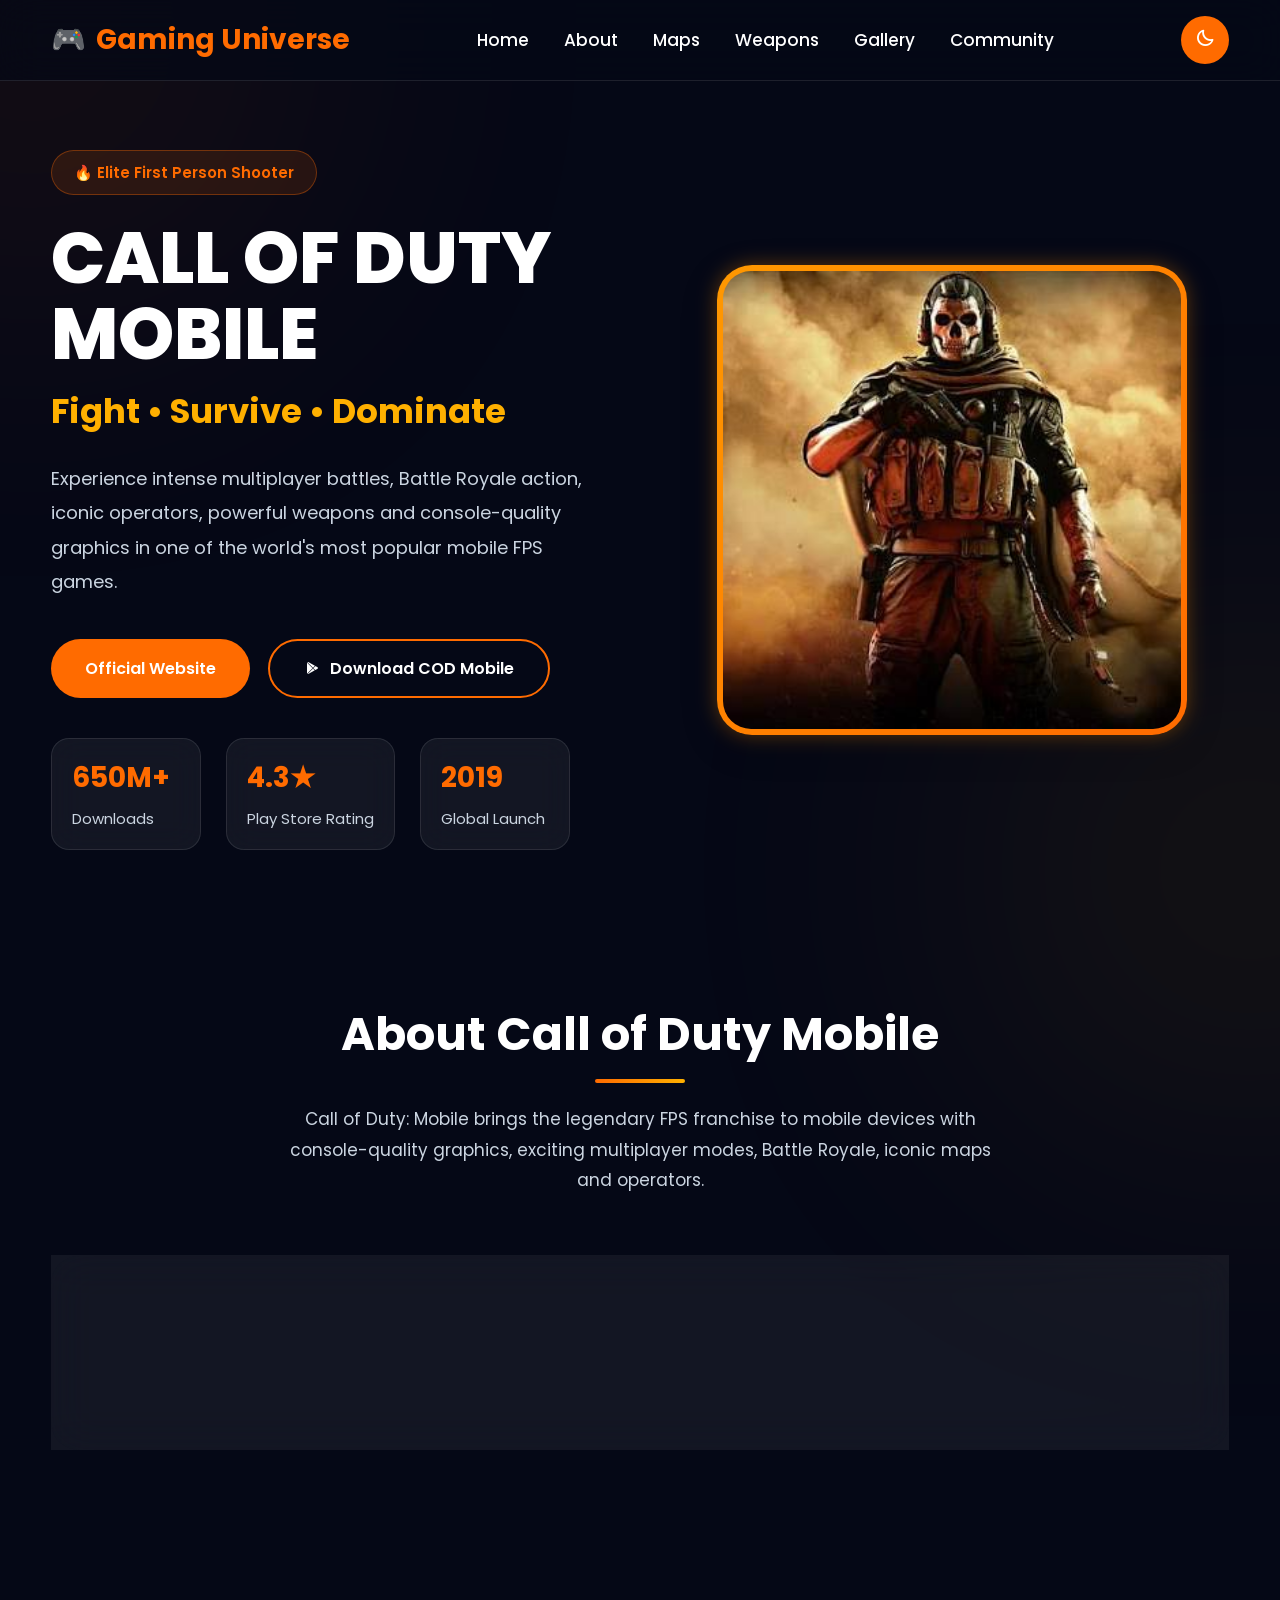
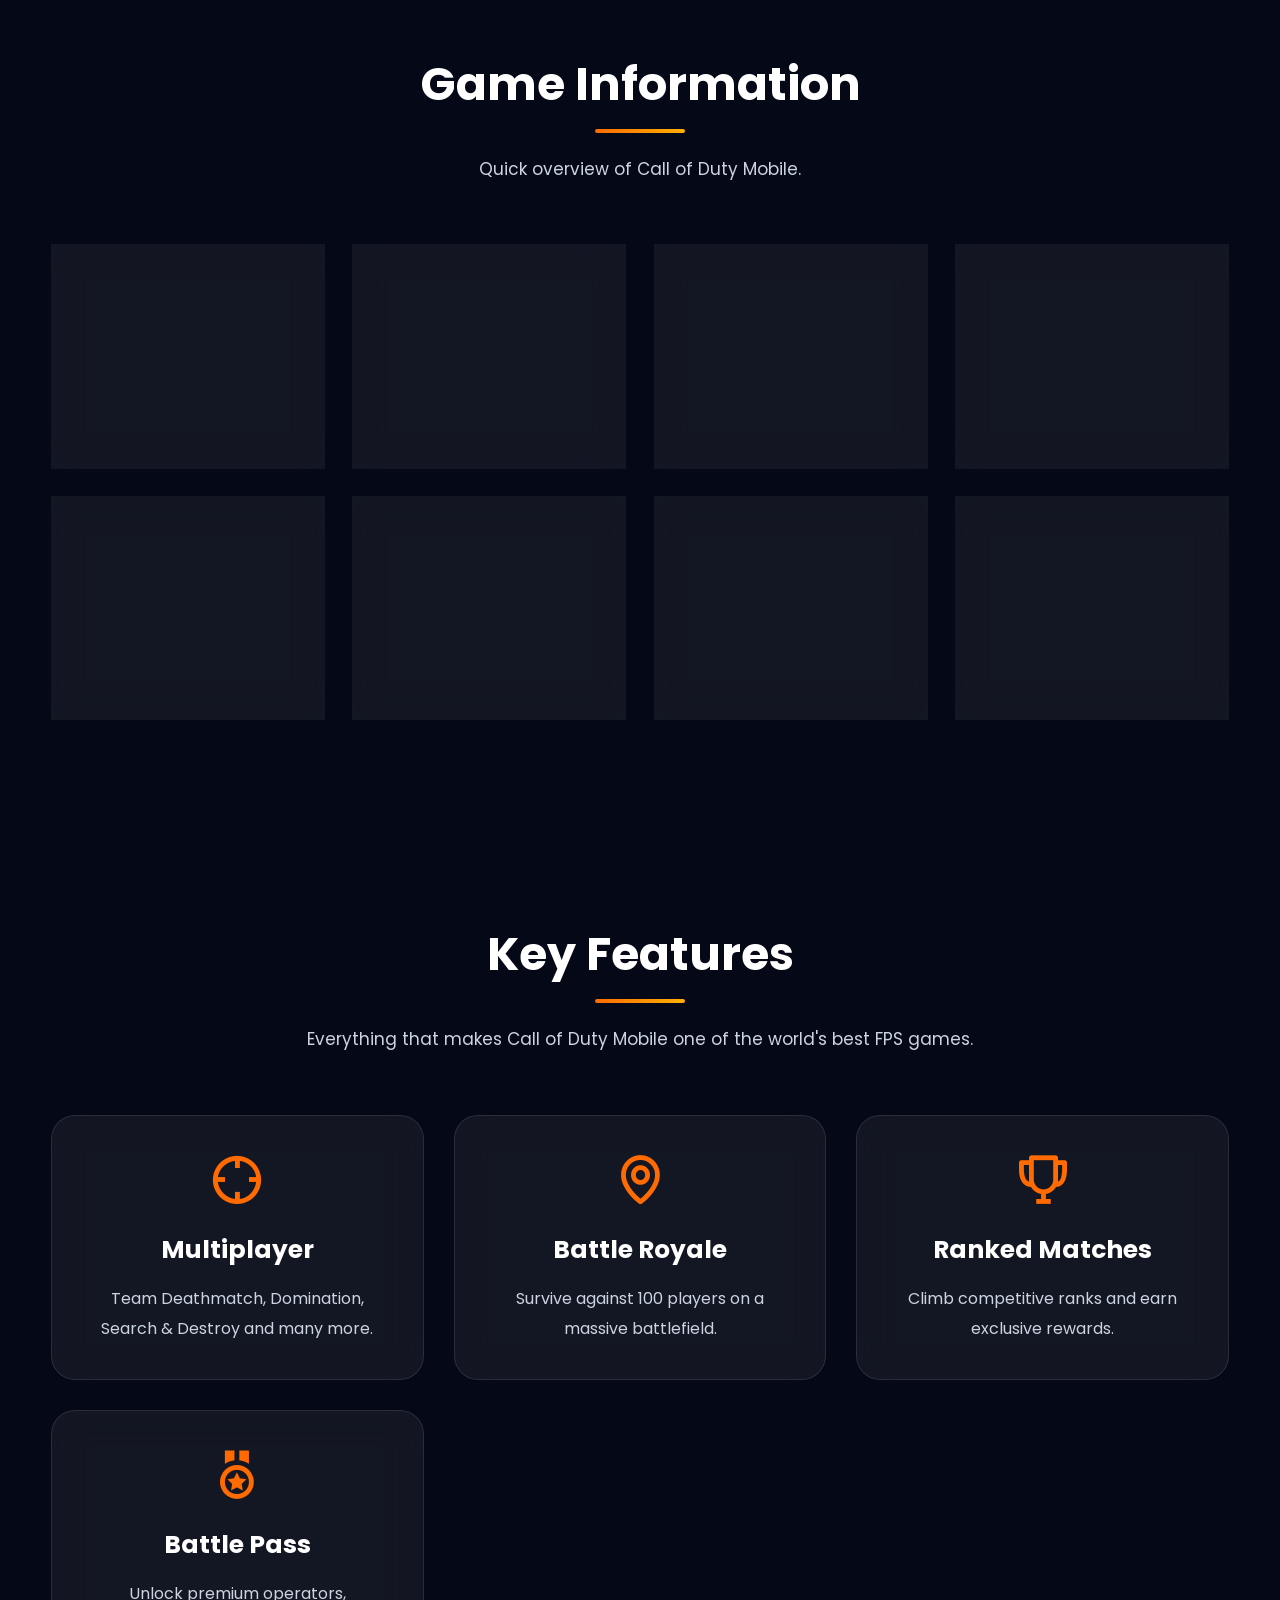
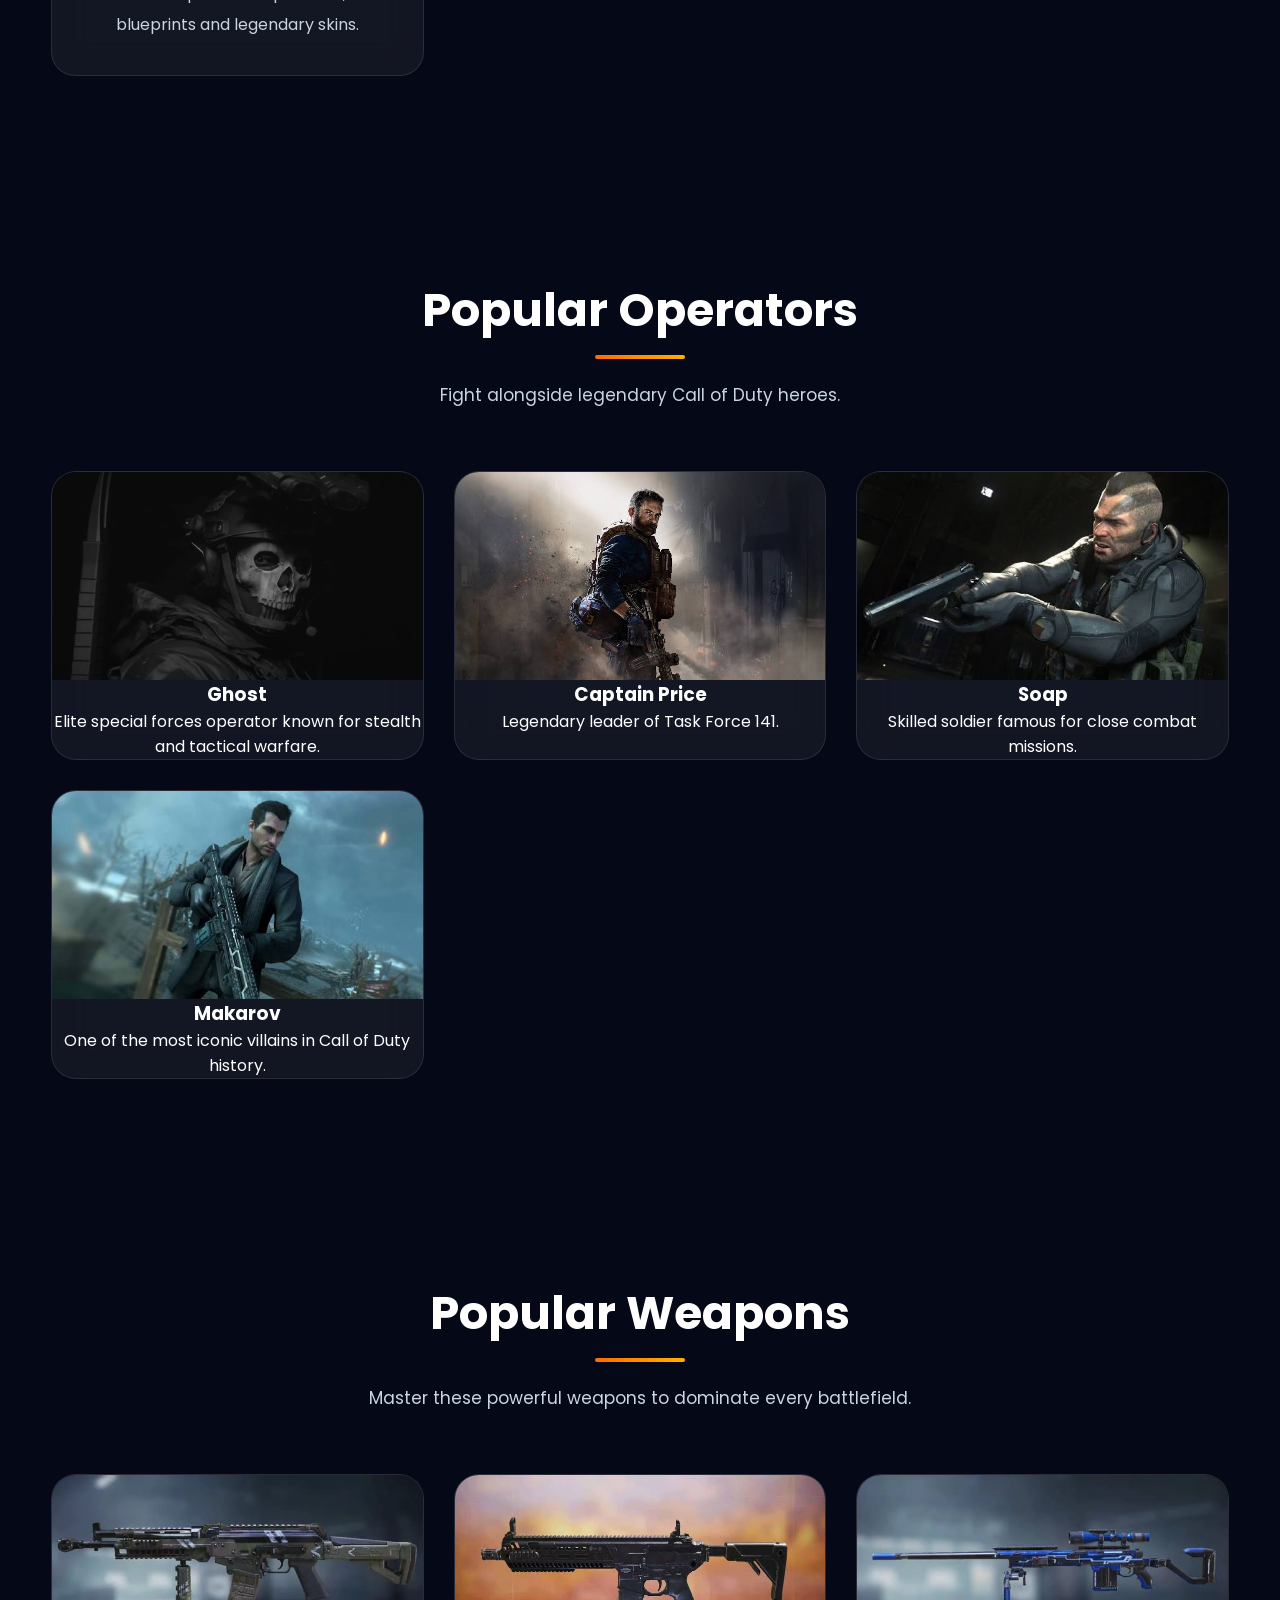
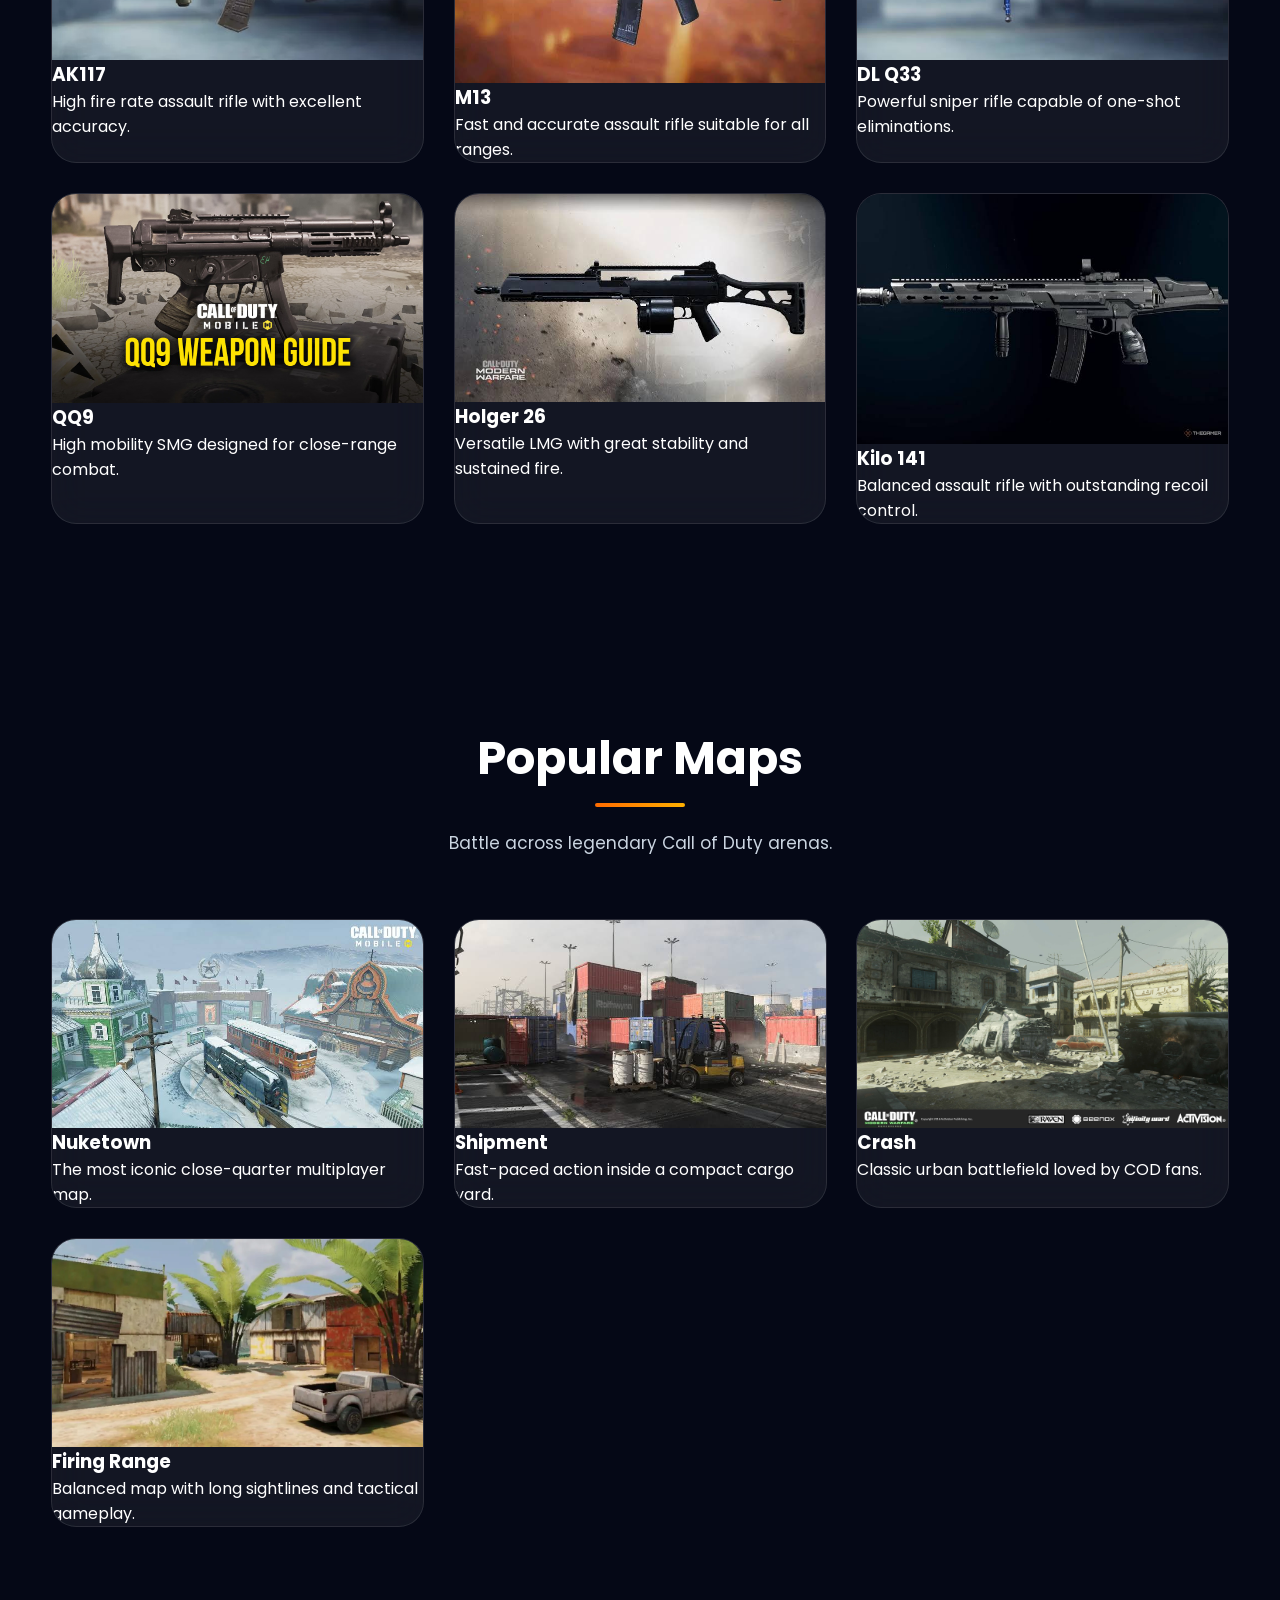
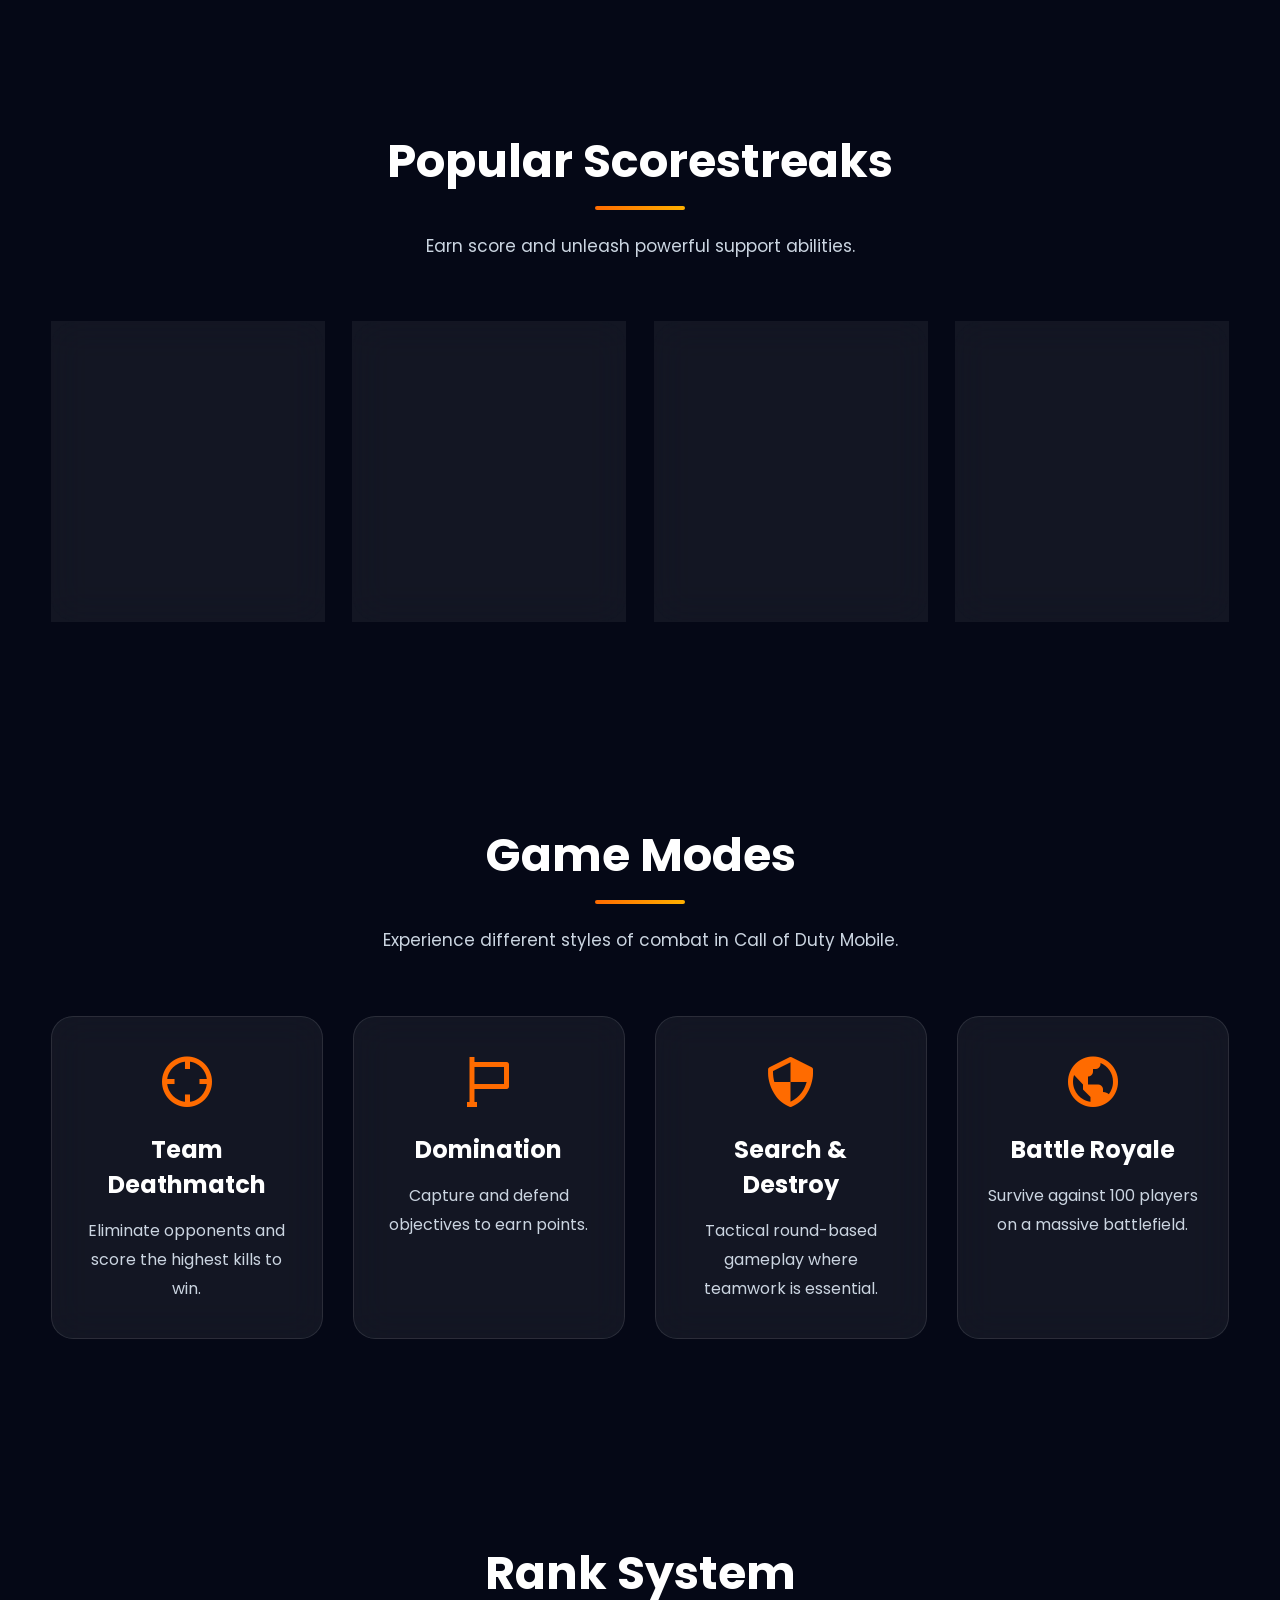
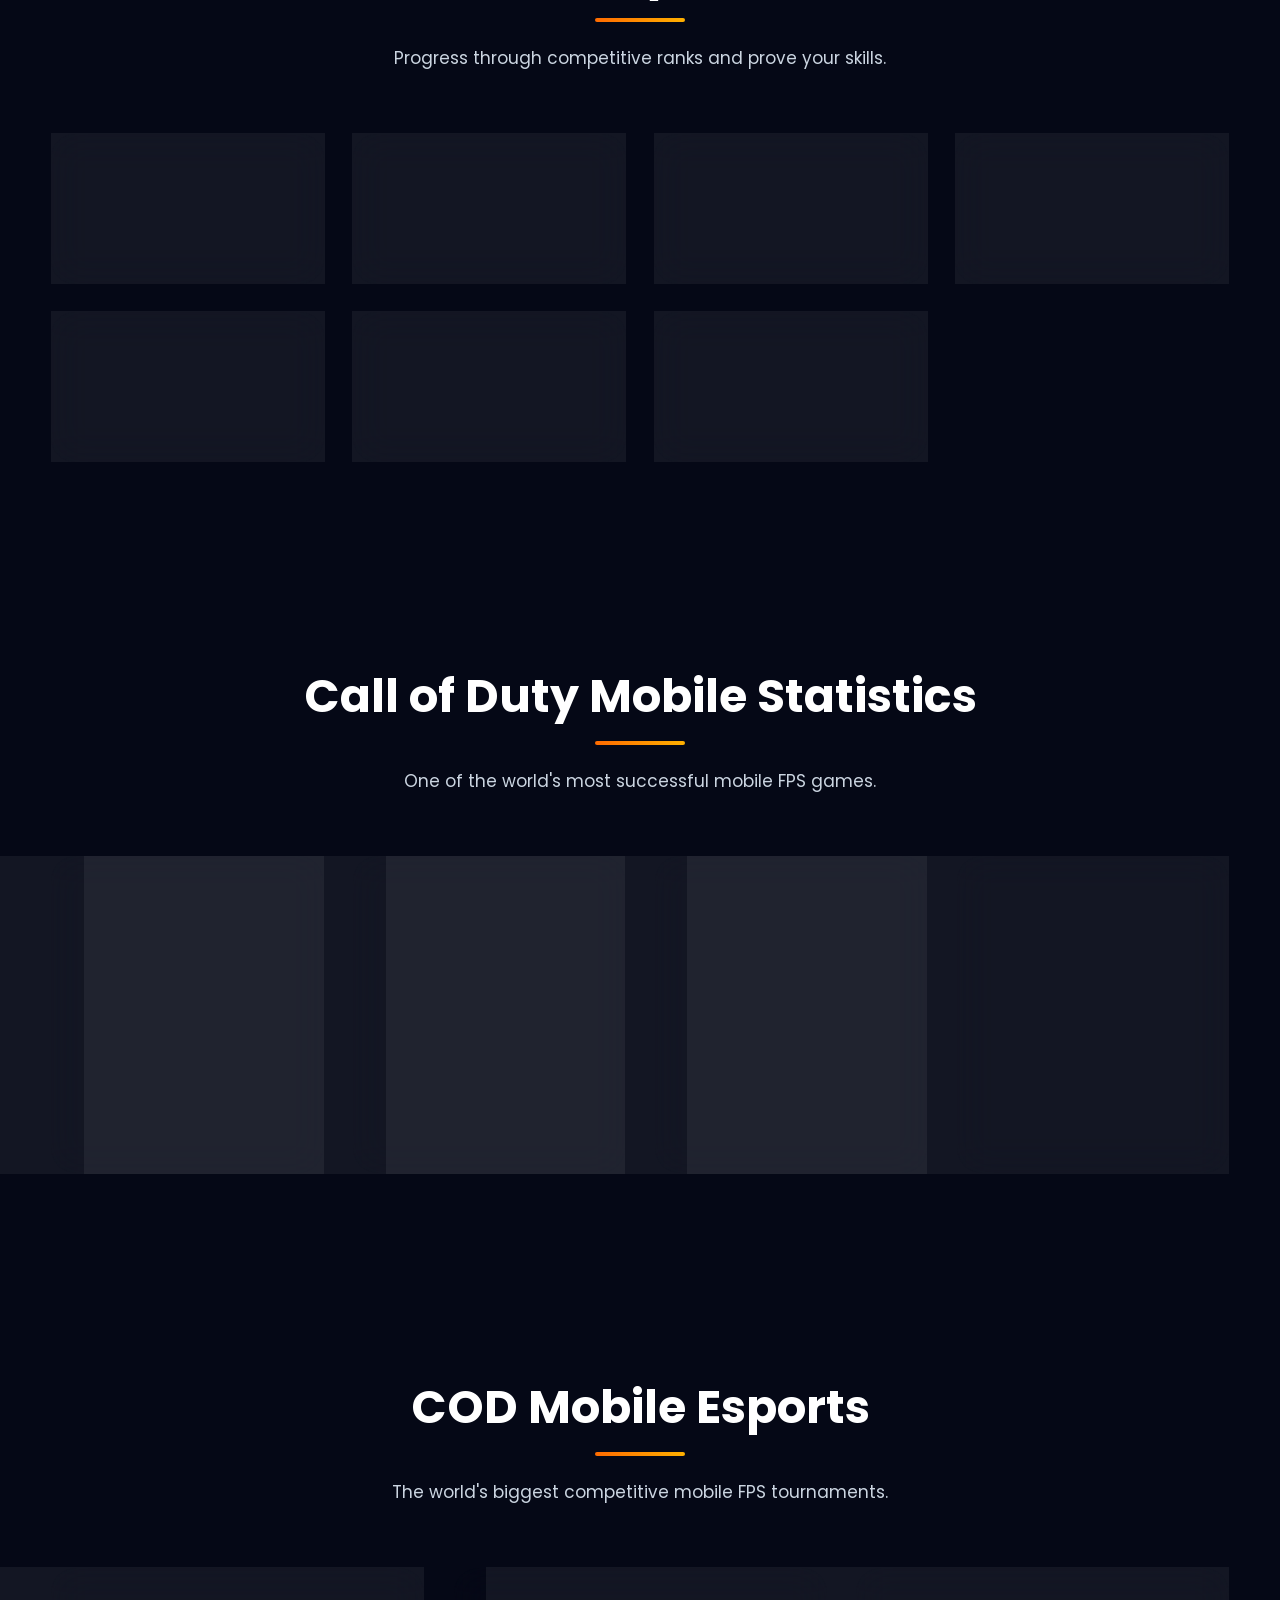
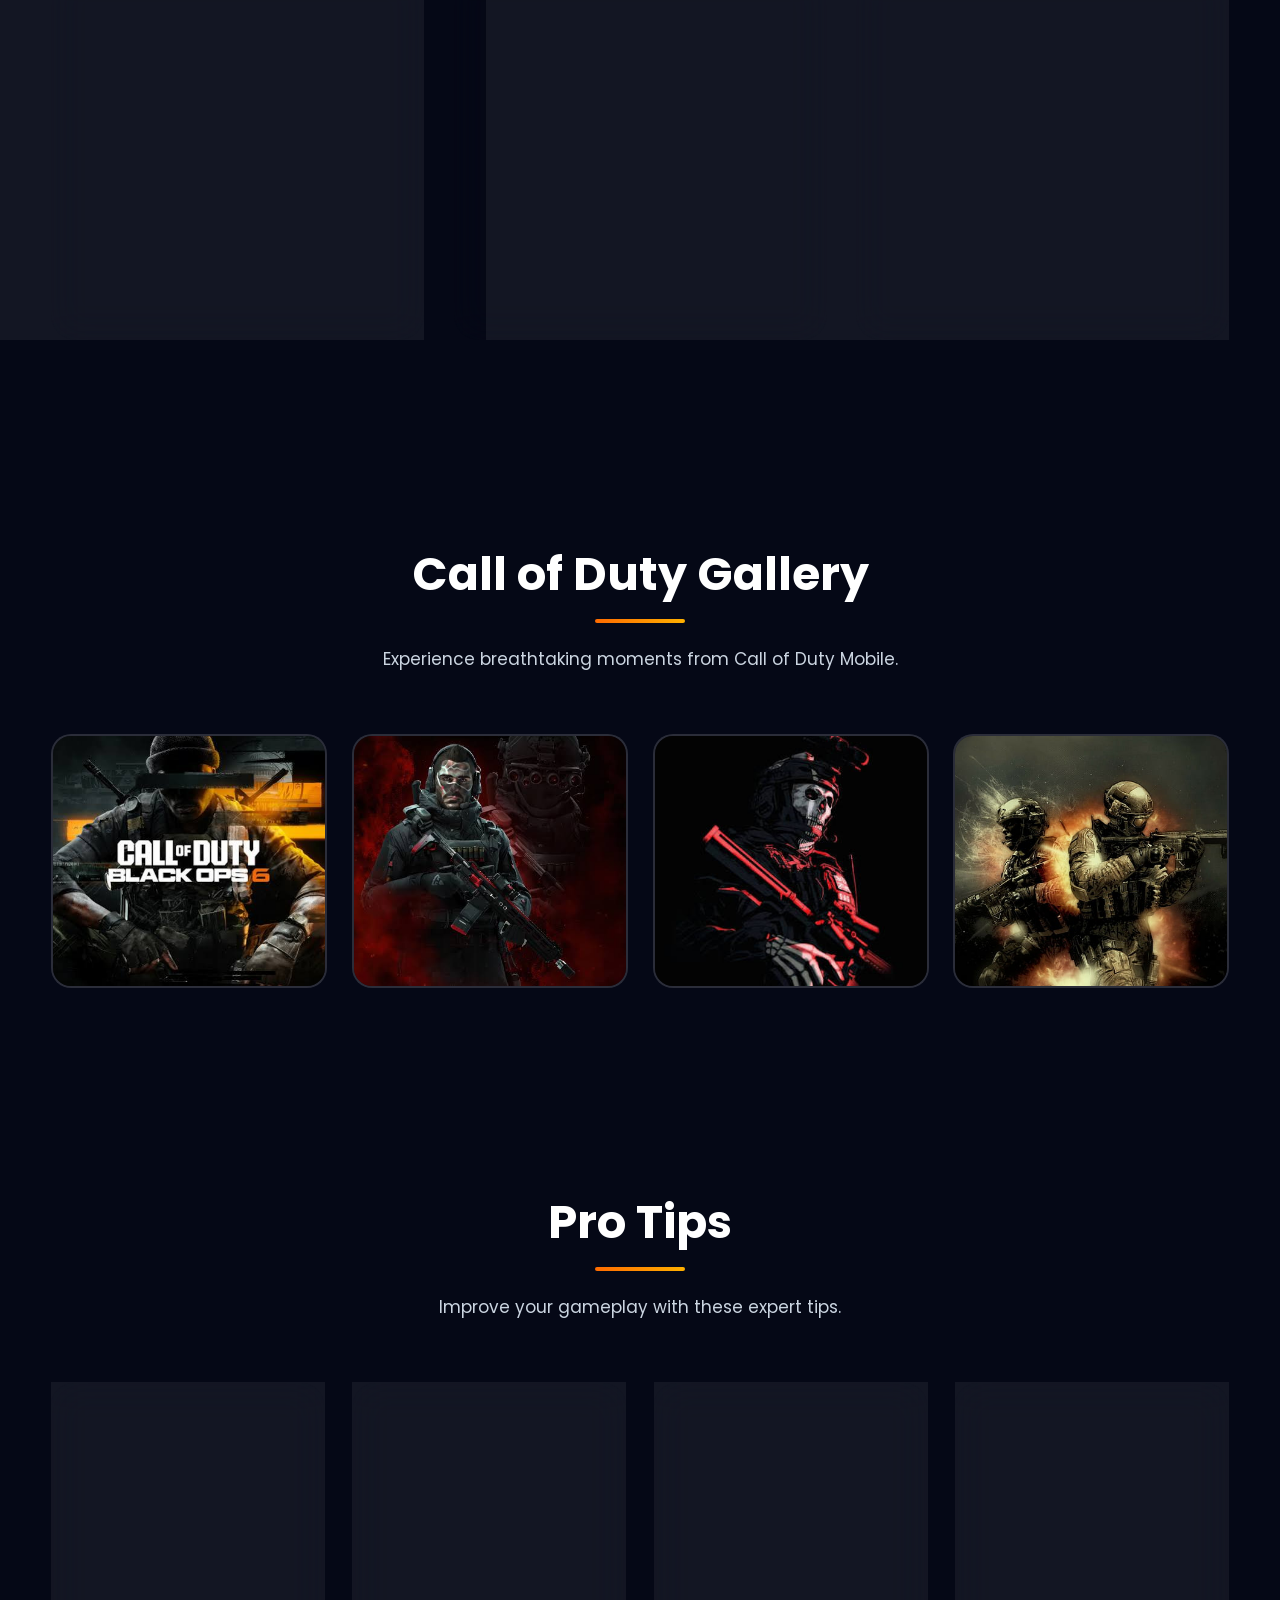
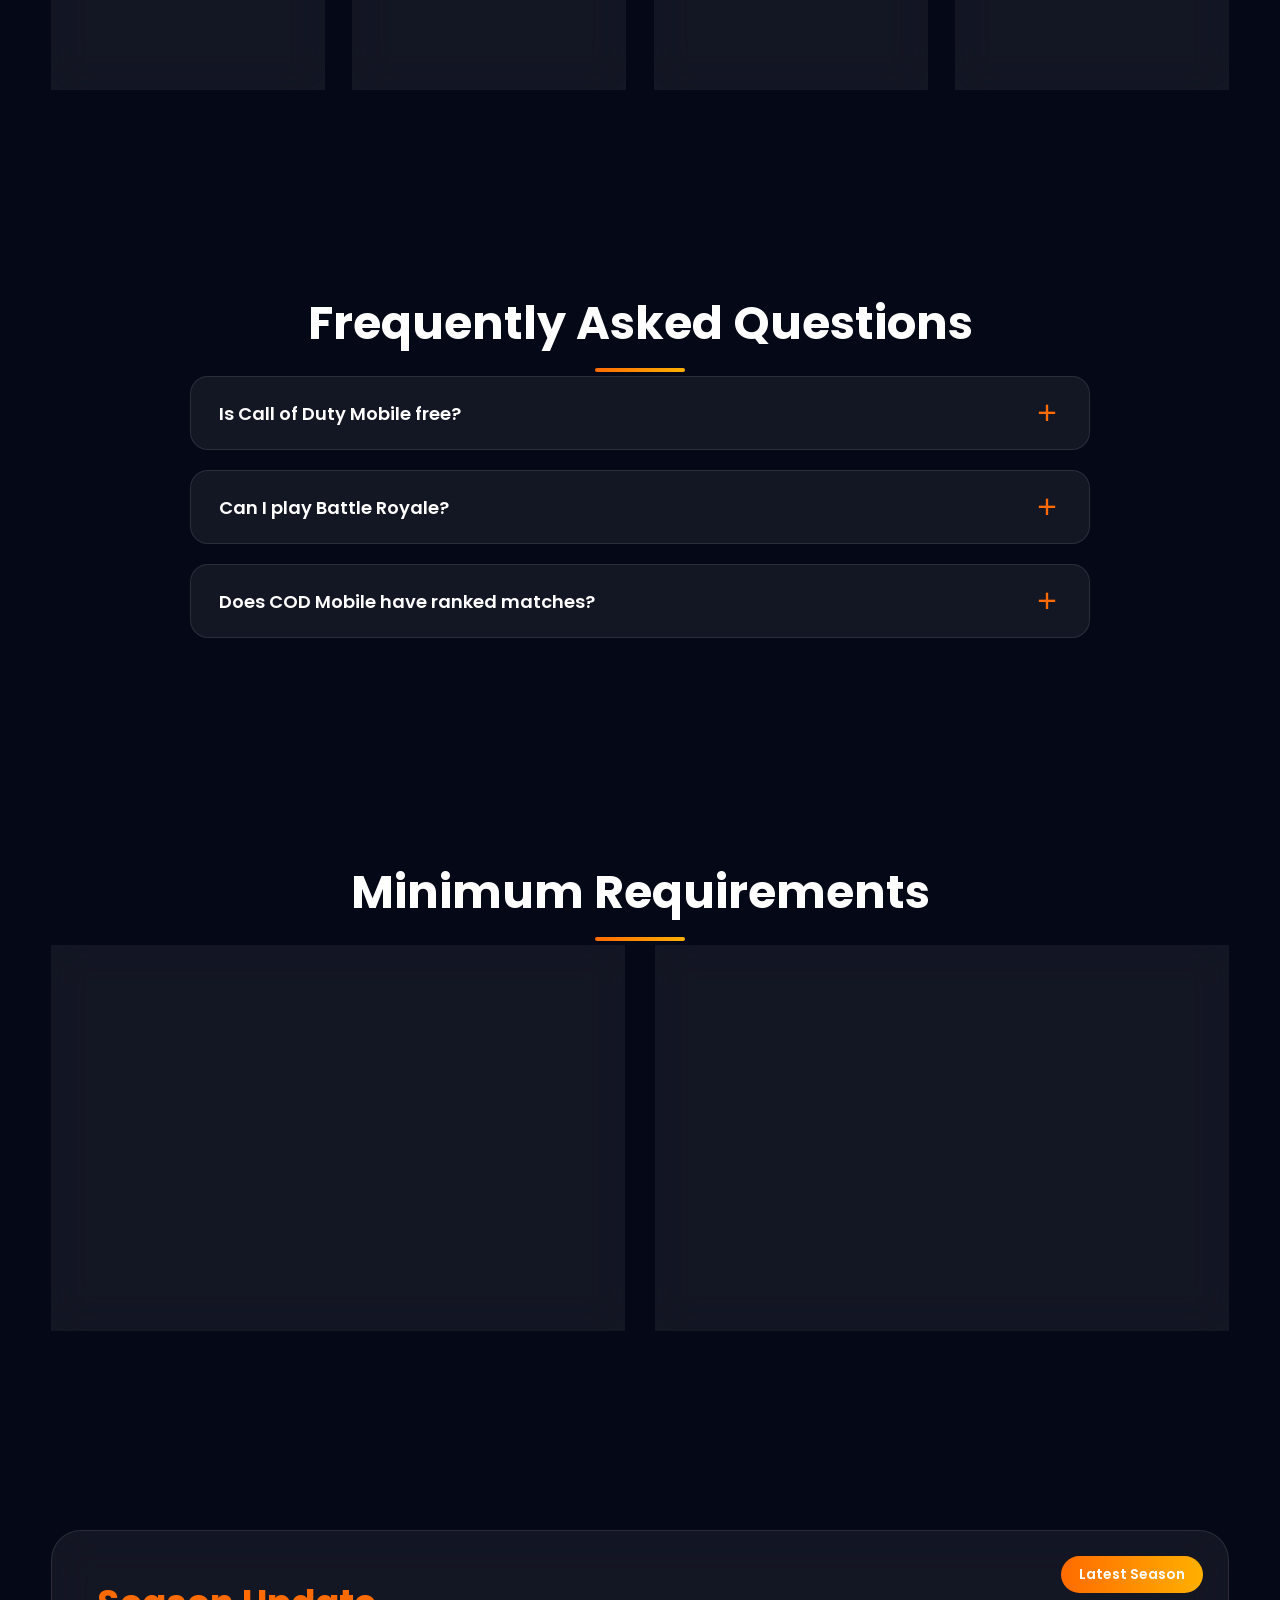
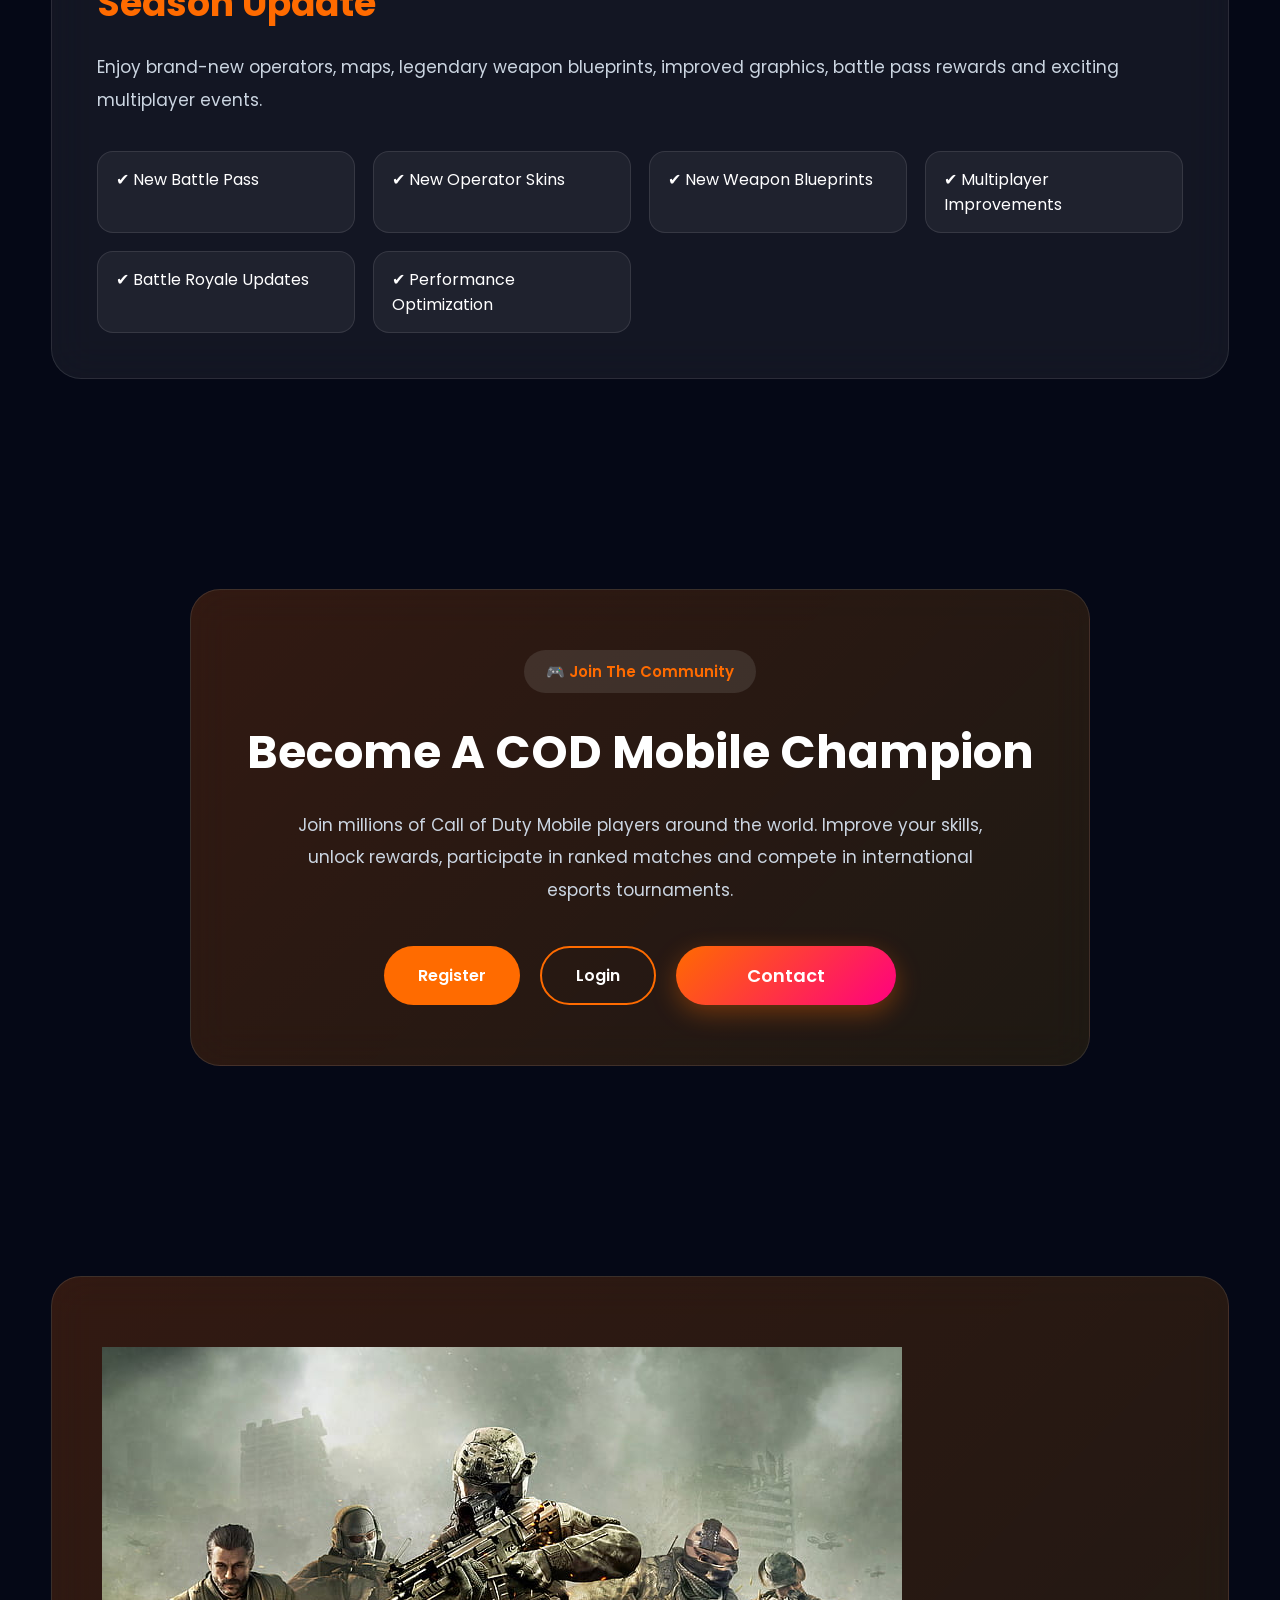
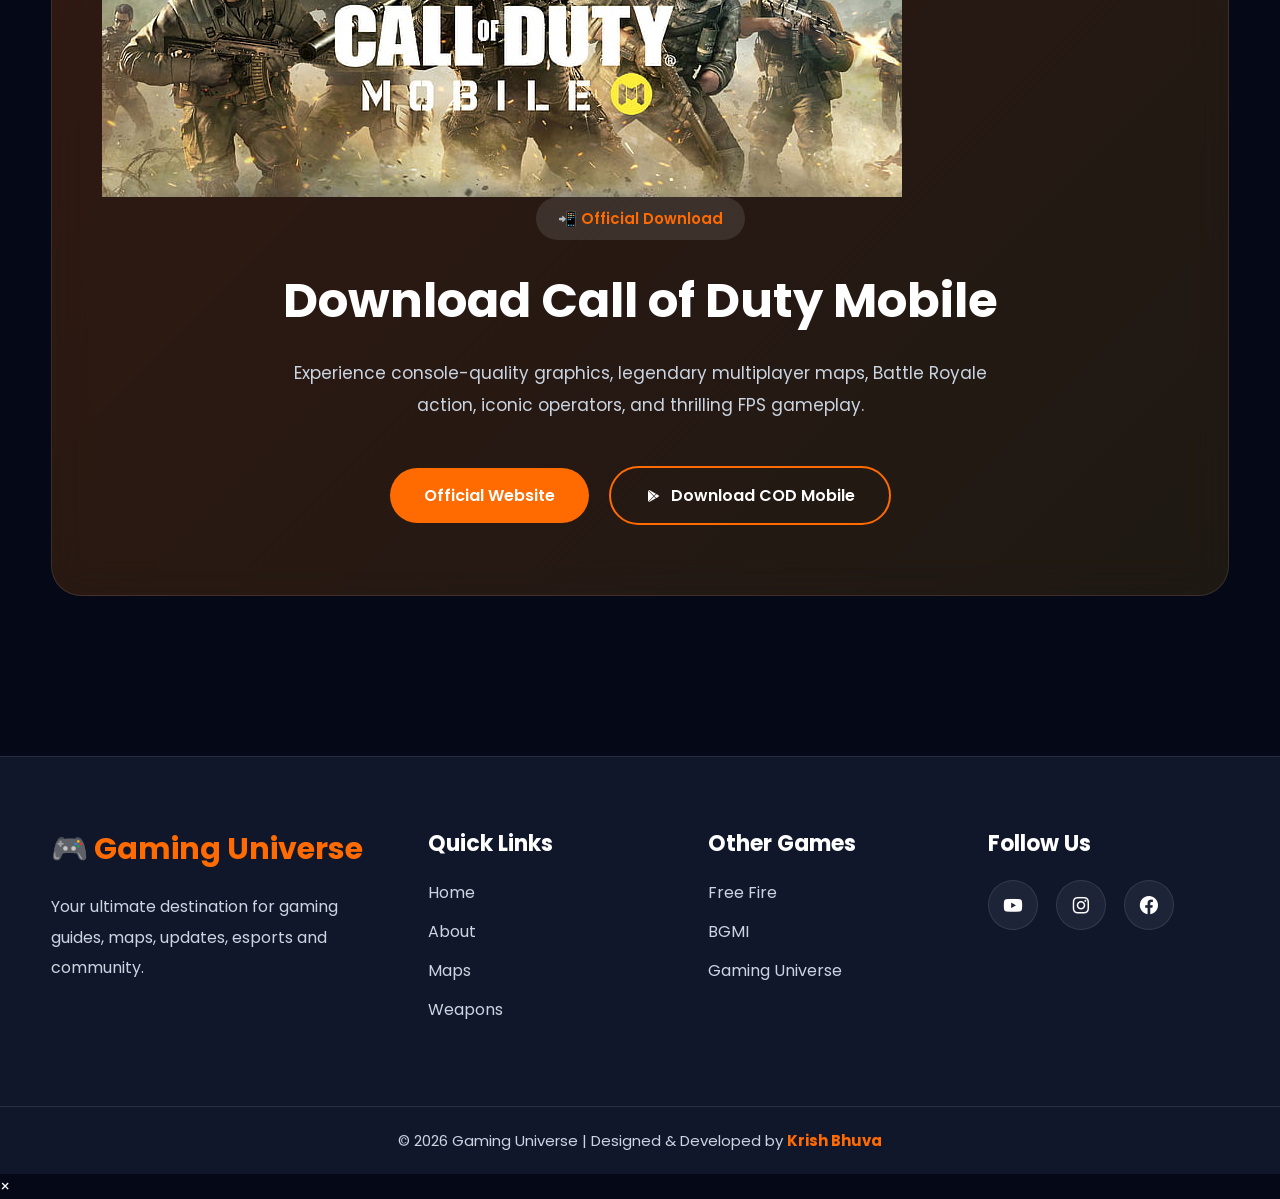
<file: cod.html>
<!DOCTYPE html>
<html lang="en">

<head>

<meta charset="UTF-8">

<meta name="viewport"
content="width=device-width, initial-scale=1.0">

<meta name="description"
content="Call of Duty Mobile | Gaming Universe">

<title>Call of Duty Mobile | Gaming Universe</title>

<!-- CSS -->

<link rel="stylesheet" href="game.css">

<!-- Google Font -->

<link href="https://fonts.googleapis.com/css2?family=Poppins:wght@300;400;500;600;700;800&display=swap"
rel="stylesheet">

<!-- Boxicons -->

<link href="https://unpkg.com/boxicons@2.1.4/css/boxicons.min.css"
rel="stylesheet">

<!-- AOS -->

<link rel="stylesheet"
href="https://unpkg.com/aos@2.3.4/dist/aos.css">

</head>

<body>

<!--========================================
                HEADER
=========================================-->

<header class="header">

<nav class="navbar">

<a href="project.html"
class="logo">

🎮

<span>

Gaming Universe

</span>

</a>

<ul class="nav-menu">

<li>

<a href="project.html">

Home

</a>

</li>

<li>

<a href="#about">

About

</a>

</li>

<li>

<a href="#maps">

Maps

</a>

</li>

<li>

<a href="#weapons">

Weapons

</a>

</li>

<li>

<a href="#gallery">

Gallery

</a>

</li>

<li>

<a href="#contact">

Community

</a>

</li>

</ul>

<div class="nav-right">

<button id="themeToggle">

<i class='bx bx-moon'></i>

</button>

<div class="menu-btn">

<i class='bx bx-menu'></i>

</div>

</div>

</nav>

</header>

<!--========================================
                HERO
=========================================-->

<section class="hero">

<div class="hero-content"
data-aos="fade-right">

<div class="hero-badge">

🔥 Elite First Person Shooter

</div>

<h1>

CALL OF DUTY

MOBILE

</h1>

<h2>

Fight • Survive • Dominate

</h2>

<p>

Experience intense multiplayer battles,
Battle Royale action, iconic operators,
powerful weapons and console-quality
graphics in one of the world's most
popular mobile FPS games.

</p>

<div class="hero-buttons">

<a href="https://www.callofduty.com/mobile"
target="_blank"
class="btn">

Official Website

</a>

<a href="https://play.google.com/store/apps/details?id=com.activision.callofduty.shooter"
target="_blank"
class="download-btn">

<i class='bx bxl-play-store'></i>

Download COD Mobile

</a>

</div>

<div class="hero-stats">

<div>

<h3>

650M+

</h3>

<p>

Downloads

</p>

</div>

<div>

<h3>

4.3★

</h3>

<p>

Play Store Rating

</p>

</div>

<div>

<h3>

2019

</h3>

<p>

Global Launch

</p>

</div>

</div>

</div>

<div class="hero-image"
data-aos="fade-left">

<div class="hero-image-box">

<img src="cod-hero.jpg"
alt="Call of Duty Mobile">

</div>

</div>

</section>

<!--========================================
                ABOUT COD MOBILE
=========================================-->

<section class="section" id="about">

    <h2 class="section-title" data-aos="fade-up">

        About Call of Duty Mobile

    </h2>

    <p class="section-subtitle">

        Call of Duty: Mobile brings the legendary FPS franchise
        to mobile devices with console-quality graphics,
        exciting multiplayer modes, Battle Royale,
        iconic maps and operators.

    </p>

    <div class="glass-card" data-aos="zoom-in">

        <p>

            Developed by TiMi Studio Group and published by Activision,
            Call of Duty Mobile offers fast-paced combat,
            realistic weapons, ranked multiplayer,
            seasonal Battle Pass rewards,
            zombies events and one of the biggest
            competitive mobile gaming communities.

        </p>

    </div>

</section>

<!--========================================
            GAME INFORMATION
=========================================-->

<section class="section">

    <h2 class="section-title" data-aos="fade-up">

        Game Information

    </h2>

    <p class="section-subtitle">

        Quick overview of Call of Duty Mobile.

    </p>

    <div class="info-grid">

        <div class="info-card" data-aos="fade-up">

            <i class='bx bx-building-house'></i>

            <h3>

                Developer

            </h3>

            <p>

                TiMi Studio Group

            </p>

        </div>

        <div class="info-card" data-aos="fade-up" data-aos-delay="100">

            <i class='bx bx-globe'></i>

            <h3>

                Publisher

            </h3>

            <p>

                Activision

            </p>

        </div>

        <div class="info-card" data-aos="fade-up" data-aos-delay="200">

            <i class='bx bx-calendar'></i>

            <h3>

                Released

            </h3>

            <p>

                October 2019

            </p>

        </div>

        <div class="info-card" data-aos="fade-up" data-aos-delay="300">

            <i class='bx bx-mobile'></i>

            <h3>

                Platform

            </h3>

            <p>

                Android & iOS

            </p>

        </div>

        <div class="info-card" data-aos="fade-up">

            <i class='bx bx-game'></i>

            <h3>

                Genre

            </h3>

            <p>

                FPS Shooter

            </p>

        </div>

        <div class="info-card" data-aos="fade-up" data-aos-delay="100">

            <i class='bx bx-group'></i>

            <h3>

                Multiplayer

            </h3>

            <p>

                Up to 100 Players

            </p>

        </div>

        <div class="info-card" data-aos="fade-up" data-aos-delay="200">

            <i class='bx bx-world'></i>

            <h3>

                Regions

            </h3>

            <p>

                Worldwide

            </p>

        </div>

        <div class="info-card" data-aos="fade-up" data-aos-delay="300">

            <i class='bx bx-star'></i>

            <h3>

                Rating

            </h3>

            <p>

                ★ 4.3 / 5

            </p>

        </div>

    </div>

</section>

<!--========================================
                FEATURES
=========================================-->

<section class="section">

    <h2 class="section-title" data-aos="fade-up">

        Key Features

    </h2>

    <p class="section-subtitle">

        Everything that makes Call of Duty Mobile one of
        the world's best FPS games.

    </p>

    <div class="features-grid">

        <div class="feature-card" data-aos="zoom-in">

            <i class='bx bx-crosshair'></i>

            <h3>

                Multiplayer

            </h3>

            <p>

                Team Deathmatch,
                Domination,
                Search & Destroy
                and many more.

            </p>

        </div>

        <div class="feature-card" data-aos="zoom-in" data-aos-delay="100">

            <i class='bx bx-map'></i>

            <h3>

                Battle Royale

            </h3>

            <p>

                Survive against 100 players
                on a massive battlefield.

            </p>

        </div>

        <div class="feature-card" data-aos="zoom-in" data-aos-delay="200">

            <i class='bx bx-trophy'></i>

            <h3>

                Ranked Matches

            </h3>

            <p>

                Climb competitive ranks
                and earn exclusive rewards.

            </p>

        </div>

        <div class="feature-card" data-aos="zoom-in" data-aos-delay="300">

            <i class='bx bx-medal'></i>

            <h3>

                Battle Pass

            </h3>

            <p>

                Unlock premium operators,
                blueprints and legendary skins.

            </p>

        </div>

    </div>

</section>

<!--========================================
            POPULAR OPERATORS
=========================================-->

<section class="section">

    <h2 class="section-title" data-aos="fade-up">

        Popular Operators

    </h2>

    <p class="section-subtitle">

        Fight alongside legendary Call of Duty heroes.

    </p>

    <div class="character-grid">

        <div class="character-card" data-aos="zoom-in">

            <img src="ghost.jpg" alt="Ghost">

            <h3>

                Ghost

            </h3>

            <p>

                Elite special forces operator known
                for stealth and tactical warfare.

            </p>

        </div>

        <div class="character-card" data-aos="zoom-in" data-aos-delay="100">

            <img src="price.jpg" alt="Captain Price">

            <h3>

                Captain Price

            </h3>

            <p>

                Legendary leader of Task Force 141.

            </p>

        </div>

        <div class="character-card" data-aos="zoom-in" data-aos-delay="200">

            <img src="soap.jpg" alt="Soap">

            <h3>

                Soap

            </h3>

            <p>

                Skilled soldier famous for
                close combat missions.

            </p>

        </div>

        <div class="character-card" data-aos="zoom-in" data-aos-delay="300">

            <img src="makarov.jpg" alt="Makarov">

            <h3>

                Makarov

            </h3>

            <p>

                One of the most iconic villains
                in Call of Duty history.

            </p>

        </div>

    </div>

</section>

<!--========================================
                POPULAR WEAPONS
=========================================-->

<section class="section" id="weapons">

    <h2 class="section-title" data-aos="fade-up">

        Popular Weapons

    </h2>

    <p class="section-subtitle">

        Master these powerful weapons to dominate every battlefield.

    </p>

    <div class="weapon-grid">

        <div class="weapon-card" data-aos="zoom-in">

            <img src="ak117.jpg" alt="AK117">

            <h3>

                AK117

            </h3>

            <p>

                High fire rate assault rifle with excellent accuracy.

            </p>

        </div>

        <div class="weapon-card" data-aos="zoom-in" data-aos-delay="100">

            <img src="m13.jpg" alt="M13">

            <h3>

                M13

            </h3>

            <p>

                Fast and accurate assault rifle suitable for all ranges.

            </p>

        </div>

        <div class="weapon-card" data-aos="zoom-in" data-aos-delay="200">

            <img src="dlq33.jpg" alt="DL Q33">

            <h3>

                DL Q33

            </h3>

            <p>

                Powerful sniper rifle capable of one-shot eliminations.

            </p>

        </div>

        <div class="weapon-card" data-aos="zoom-in" data-aos-delay="300">

            <img src="qq9.jpg" alt="QQ9">

            <h3>

                QQ9

            </h3>

            <p>

                High mobility SMG designed for close-range combat.

            </p>

        </div>

        <div class="weapon-card" data-aos="zoom-in">

            <img src="holger26.jpg" alt="Holger 26">

            <h3>

                Holger 26

            </h3>

            <p>

                Versatile LMG with great stability and sustained fire.

            </p>

        </div>

        <div class="weapon-card" data-aos="zoom-in" data-aos-delay="100">

            <img src="kilo141.jpg" alt="Kilo 141">

            <h3>

                Kilo 141

            </h3>

            <p>

                Balanced assault rifle with outstanding recoil control.

            </p>

        </div>

    </div>

</section>

<!--========================================
                POPULAR MAPS
=========================================-->

<section class="section" id="maps">

    <h2 class="section-title" data-aos="fade-up">

        Popular Maps

    </h2>

    <p class="section-subtitle">

        Battle across legendary Call of Duty arenas.

    </p>

    <div class="map-grid">

        <div class="map-card" data-aos="zoom-in">

            <img src="nuketown.jpg" alt="Nuketown">

            <h3>

                Nuketown

            </h3>

            <p>

                The most iconic close-quarter multiplayer map.

            </p>

        </div>

        <div class="map-card" data-aos="zoom-in" data-aos-delay="100">

            <img src="shipment.jpg" alt="Shipment">

            <h3>

                Shipment

            </h3>

            <p>

                Fast-paced action inside a compact cargo yard.

            </p>

        </div>

        <div class="map-card" data-aos="zoom-in" data-aos-delay="200">

            <img src="crash.jpg" alt="Crash">

            <h3>

                Crash

            </h3>

            <p>

                Classic urban battlefield loved by COD fans.

            </p>

        </div>

        <div class="map-card" data-aos="zoom-in" data-aos-delay="300">

            <img src="firing-range.jpg" alt="Firing Range">

            <h3>

                Firing Range

            </h3>

            <p>

                Balanced map with long sightlines and tactical gameplay.

            </p>

        </div>

    </div>

</section>

<!--========================================
                SCORESTREAKS
=========================================-->

<section class="section">

    <h2 class="section-title" data-aos="fade-up">

        Popular Scorestreaks

    </h2>

    <p class="section-subtitle">

        Earn score and unleash powerful support abilities.

    </p>

    <div class="info-grid">

        <div class="info-card" data-aos="zoom-in">

            <img src="uav.jpg" alt="UAV">

            <h3>

                UAV

            </h3>

            <p>

                Reveals enemy positions on the minimap.

            </p>

        </div>

        <div class="info-card" data-aos="zoom-in" data-aos-delay="100">

            <img src="predator-missile.jpg" alt="Predator Missile">

            <h3>

                Predator Missile

            </h3>

            <p>

                Launch a guided missile to eliminate enemies.

            </p>

        </div>

        <div class="info-card" data-aos="zoom-in" data-aos-delay="200">

            <img src="stealth-chhoper.jpg" alt="Stealth Chopper">

            <h3>

                Stealth Chopper

            </h3>

            <p>

                Provides automatic air support against enemies.

            </p>

        </div>

        <div class="info-card" data-aos="zoom-in" data-aos-delay="300">

            <img src="vtol.jpg" alt="VTOL">

            <h3>

                VTOL

            </h3>

            <p>

                One of the most powerful scorestreak rewards.

            </p>

        </div>

    </div>

</section>

<!--========================================
                GAME MODES
=========================================-->

<section class="section">

    <h2 class="section-title" data-aos="fade-up">

        Game Modes

    </h2>

    <p class="section-subtitle">

        Experience different styles of combat in Call of Duty Mobile.

    </p>

    <div class="mode-grid">

        <div class="mode-card" data-aos="zoom-in">

            <i class='bx bx-crosshair'></i>

            <h3>

                Team Deathmatch

            </h3>

            <p>

                Eliminate opponents and score the highest kills to win.

            </p>

        </div>

        <div class="mode-card" data-aos="zoom-in" data-aos-delay="100">

            <i class='bx bx-flag'></i>

            <h3>

                Domination

            </h3>

            <p>

                Capture and defend objectives to earn points.

            </p>

        </div>

        <div class="mode-card" data-aos="zoom-in" data-aos-delay="200">

            <i class='bx bx-shield-quarter'></i>

            <h3>

                Search & Destroy

            </h3>

            <p>

                Tactical round-based gameplay where teamwork is essential.

            </p>

        </div>

        <div class="mode-card" data-aos="zoom-in" data-aos-delay="300">

            <i class='bx bx-world'></i>

            <h3>

                Battle Royale

            </h3>

            <p>

                Survive against 100 players on a massive battlefield.

            </p>

        </div>

    </div>

</section>

<!--========================================
                RANK SYSTEM
=========================================-->

<section class="section">

    <h2 class="section-title" data-aos="fade-up">

        Rank System

    </h2>

    <p class="section-subtitle">

        Progress through competitive ranks and prove your skills.

    </p>

    <div class="info-grid">

        <div class="info-card"><h3>🥉 Rookie</h3><p>Starting Rank</p></div>

        <div class="info-card"><h3>🥈 Veteran</h3><p>Learning The Game</p></div>

        <div class="info-card"><h3>🥇 Elite</h3><p>Experienced Player</p></div>

        <div class="info-card"><h3>💎 Pro</h3><p>Advanced Competitor</p></div>

        <div class="info-card"><h3>🔥 Master</h3><p>Highly Skilled</p></div>

        <div class="info-card"><h3>👑 Grandmaster</h3><p>Elite Players</p></div>

        <div class="info-card"><h3>🏆 Legendary</h3><p>Top Players Worldwide</p></div>

    </div>

</section>

<!--========================================
            CALL OF DUTY STATISTICS
=========================================-->

<section class="section" id="stats">

    <h2 class="section-title" data-aos="fade-up">

        Call of Duty Mobile Statistics

    </h2>

    <p class="section-subtitle">

        One of the world's most successful mobile FPS games.

    </p>

    <div class="stats-grid">

        <div class="stat-card" data-aos="fade-up">

            <i class='bx bx-download'></i>

            <h1 class="counter" data-target="650">0</h1>

            <span>Million+</span>

            <p>

                Downloads

            </p>

        </div>

        <div class="stat-card" data-aos="fade-up" data-aos-delay="100">

            <i class='bx bx-group'></i>

            <h1 class="counter" data-target="100">0</h1>

            <span>Million+</span>

            <p>

                Monthly Players

            </p>

        </div>

        <div class="stat-card" data-aos="fade-up" data-aos-delay="200">

            <i class='bx bx-trophy'></i>

            <h1 class="counter" data-target="300">0</h1>

            <span>+</span>

            <p>

                Global Tournaments

            </p>

        </div>

        <div class="stat-card" data-aos="fade-up" data-aos-delay="300">

            <i class='bx bx-star'></i>

            <h1>

                4.3

            </h1>

            <span>/5 Rating</span>

            <p>

                Google Play Rating

            </p>

        </div>

    </div>

</section>

<!--========================================
                ESPORTS
=========================================-->

<section class="section">

    <h2 class="section-title" data-aos="fade-up">

        COD Mobile Esports

    </h2>

    <p class="section-subtitle">

        The world's biggest competitive mobile FPS tournaments.

    </p>

    <div class="esports-grid">

        <div class="esports-card" data-aos="zoom-in">

            <img src="cod-esports.jpg" alt="COD Mobile Esports">

            <h3>

                World Championship

            </h3>

            <p>

                Compete with the world's best teams for
                international glory and huge prize pools.

            </p>

        </div>

        <div class="esports-card" data-aos="zoom-in" data-aos-delay="150">

            <i class='bx bx-medal'></i>

            <h3>

                Regional Qualifiers

            </h3>

            <p>

                Players qualify through regional tournaments
                before advancing to the world stage.

            </p>

        </div>

        <div class="esports-card" data-aos="zoom-in" data-aos-delay="300">

            <i class='bx bx-world'></i>

            <h3>

                Global Community

            </h3>

            <p>

                Millions of players compete every season
                in ranked multiplayer and Battle Royale.

            </p>

        </div>

    </div>

</section>

<!--========================================
                GALLERY
=========================================-->

<section class="section" id="gallery">

    <h2 class="section-title" data-aos="fade-up">

        Call of Duty Gallery

    </h2>

    <p class="section-subtitle">

        Experience breathtaking moments from Call of Duty Mobile.

    </p>

    <div class="gallery-grid">

        <div class="gallery-item" data-aos="zoom-in">

            <img src="gallery9.jpg" alt="Gallery 1">

        </div>

        <div class="gallery-item" data-aos="zoom-in" data-aos-delay="100">

            <img src="gallery10.jpg" alt="Gallery 2">

        </div>

        <div class="gallery-item" data-aos="zoom-in" data-aos-delay="200">

            <img src="gallery11.jpg" alt="Gallery 3">

        </div>

        <div class="gallery-item" data-aos="zoom-in" data-aos-delay="300">

            <img src="gallery12.jpg" alt="Gallery 4">

        </div>

    </div>

</section>

<!--========================================
                PRO TIPS
=========================================-->

<section class="section">

    <h2 class="section-title" data-aos="fade-up">

        Pro Tips

    </h2>

    <p class="section-subtitle">

        Improve your gameplay with these expert tips.

    </p>

    <div class="tips-grid">

        <div class="tip-card" data-aos="fade-up">

            <i class='bx bx-target-lock'></i>

            <h3>

                Improve Accuracy

            </h3>

            <p>

                Adjust your sensitivity and practice aiming regularly.

            </p>

        </div>

        <div class="tip-card" data-aos="fade-up" data-aos-delay="100">

            <i class='bx bx-headphone'></i>

            <h3>

                Wear Headphones

            </h3>

            <p>

                Listen carefully to enemy footsteps and gunfire.

            </p>

        </div>

        <div class="tip-card" data-aos="fade-up" data-aos-delay="200">

            <i class='bx bx-group'></i>

            <h3>

                Team Communication

            </h3>

            <p>

                Coordinate with teammates using voice chat.

            </p>

        </div>

        <div class="tip-card" data-aos="fade-up" data-aos-delay="300">

            <i class='bx bx-shield-quarter'></i>

            <h3>

                Use Cover

            </h3>

            <p>

                Never rush into open areas without protection.

            </p>

        </div>

    </div>

</section>

<!--========================================
                    FAQ
=========================================-->

<section class="section">

    <h2 class="section-title" data-aos="fade-up">

        Frequently Asked Questions

    </h2>

    <div class="faq-container">

        <div class="faq-item">

            <div class="faq-question">

                Is Call of Duty Mobile free?

                <i class='bx bx-plus'></i>

            </div>

            <div class="faq-answer">

                <p>

                    Yes, Call of Duty Mobile is free to download and play.

                </p>

            </div>

        </div>

        <div class="faq-item">

            <div class="faq-question">

                Can I play Battle Royale?

                <i class='bx bx-plus'></i>

            </div>

            <div class="faq-answer">

                <p>

                    Yes, Battle Royale supports up to 100 players.

                </p>

            </div>

        </div>

        <div class="faq-item">

            <div class="faq-question">

                Does COD Mobile have ranked matches?

                <i class='bx bx-plus'></i>

            </div>

            <div class="faq-answer">

                <p>

                    Yes. Multiplayer and Battle Royale both have ranked modes.

                </p>

            </div>

        </div>

    </div>

</section>

<!--========================================
            SYSTEM REQUIREMENTS
=========================================-->

<section class="section">

    <h2 class="section-title" data-aos="fade-up">

        Minimum Requirements

    </h2>

    <div class="requirements-grid">

        <div class="requirement-card" data-aos="fade-right">

            <i class='bx bxl-android'></i>

            <h3>

                Android

            </h3>

            <ul>

                <li>Android 5.1 or later</li>

                <li>3 GB RAM</li>

                <li>5 GB Free Storage</li>

                <li>Stable Internet Connection</li>

            </ul>

        </div>

        <div class="requirement-card" data-aos="fade-left">

            <i class='bx bxl-apple'></i>

            <h3>

                iPhone / iPad

            </h3>

            <ul>

                <li>iOS 11 or later</li>

                <li>3 GB RAM</li>

                <li>5 GB Free Storage</li>

                <li>Stable Internet Connection</li>

            </ul>

        </div>

    </div>

</section>

<!--========================================
            LATEST SEASON
=========================================-->

<section class="section">

    <div class="update-card" data-aos="zoom-in">

        <span class="update-badge">

            Latest Season

        </span>

        <h2>

            Season Update

        </h2>

        <p>

            Enjoy brand-new operators, maps,
            legendary weapon blueprints,
            improved graphics,
            battle pass rewards
            and exciting multiplayer events.

        </p>

        <div class="update-list">

            <div>✔ New Battle Pass</div>

            <div>✔ New Operator Skins</div>

            <div>✔ New Weapon Blueprints</div>

            <div>✔ Multiplayer Improvements</div>

            <div>✔ Battle Royale Updates</div>

            <div>✔ Performance Optimization</div>

        </div>

    </div>

</section>

<!--========================================
            JOIN COMMUNITY
=========================================-->

<section class="community-section" id="contact">

    <div class="community-card" data-aos="zoom-in">

        <span class="community-tag">

            🎮 Join The Community

        </span>

        <h2>

            Become A COD Mobile Champion

        </h2>

        <p>

            Join millions of Call of Duty Mobile players around the
            world. Improve your skills, unlock rewards,
            participate in ranked matches and compete in
            international esports tournaments.

        </p>

        <div class="community-buttons">

            <a href="registration.html" class="btn">

                Register

            </a>

            <a href="login.html" class="download-btn">

                Login

            </a>

            <a href="contact_us.html" class="contact-btn">

                Contact

            </a>

        </div>

    </div>

</section>

<!--========================================
            DOWNLOAD SECTION
=========================================-->

<section class="download-section">

    <div class="download-card" data-aos="fade-up">

        <img src="cod-download.jpg"
             alt="Call of Duty Mobile">

        <span class="download-tag">

            📲 Official Download

        </span>

        <h2>

            Download Call of Duty Mobile

        </h2>

        <p>

            Experience console-quality graphics,
            legendary multiplayer maps,
            Battle Royale action,
            iconic operators,
            and thrilling FPS gameplay.

        </p>

        <div class="download-buttons">

            <a href="https://www.callofduty.com/mobile"
               target="_blank"
               class="btn">

                Official Website

            </a>

            <a href="https://play.google.com/store/apps/details?id=com.activision.callofduty.shooter"
               target="_blank"
               class="download-btn">

                <i class='bx bxl-play-store'></i>

                Download COD Mobile

            </a>

        </div>

    </div>

</section>

<!--========================================
                FOOTER
=========================================-->

<footer class="footer">

    <div class="footer-container">

        <div class="footer-column">

            <h2>

                🎮 Gaming Universe

            </h2>

            <p>

                Your ultimate destination for gaming
                guides, maps, updates,
                esports and community.

            </p>

        </div>

        <div class="footer-column">

            <h3>

                Quick Links

            </h3>

            <ul>

                <li><a href="project.html">Home</a></li>

                <li><a href="#about">About</a></li>

                <li><a href="#maps">Maps</a></li>

                <li><a href="#weapons">Weapons</a></li>

            </ul>

        </div>

        <div class="footer-column">

            <h3>

                Other Games

            </h3>

            <ul>

                <li><a href="freefire.html">Free Fire</a></li>

                <li><a href="bgmi.html">BGMI</a></li>

                <li><a href="project.html">Gaming Universe</a></li>

            </ul>

        </div>

        <div class="footer-column">

            <h3>

                Follow Us

            </h3>

            <div class="footer-social">

                <a href="https://youtube.com/@flashgamer07-ff?si=FIz2z3yrSQT4WnVU">

                    <i class='bx bxl-youtube'></i>

                </a>

                <a href="https://www.instagram.com/krish_bhuva_2007?igsh=YXJuZmd0b3phcnRn">

                    <i class='bx bxl-instagram'></i>

                </a>

                <a href="https://www.facebook.com/share/1dkogd1N4k/">

                    <i class='bx bxl-facebook-circle'></i>

                </a>

            </div>

        </div>

    </div>

    <div class="footer-bottom">

        <p>

            © 2026 Gaming Universe |
            Designed & Developed by

            <strong>Krish Bhuva</strong>

        </p>

    </div>

</footer>

<!--========================================
            SCROLL TO TOP
=========================================-->

<button id="scrollTop">

    <i class='bx bx-up-arrow-alt'></i>

</button>

<!--========================================
                AOS
=========================================-->

<script src="https://unpkg.com/aos@2.3.4/dist/aos.js"></script>

<!--========================================
                JAVASCRIPT
=========================================-->

<script src="game.js"></script>

</body>

</html>
</file>
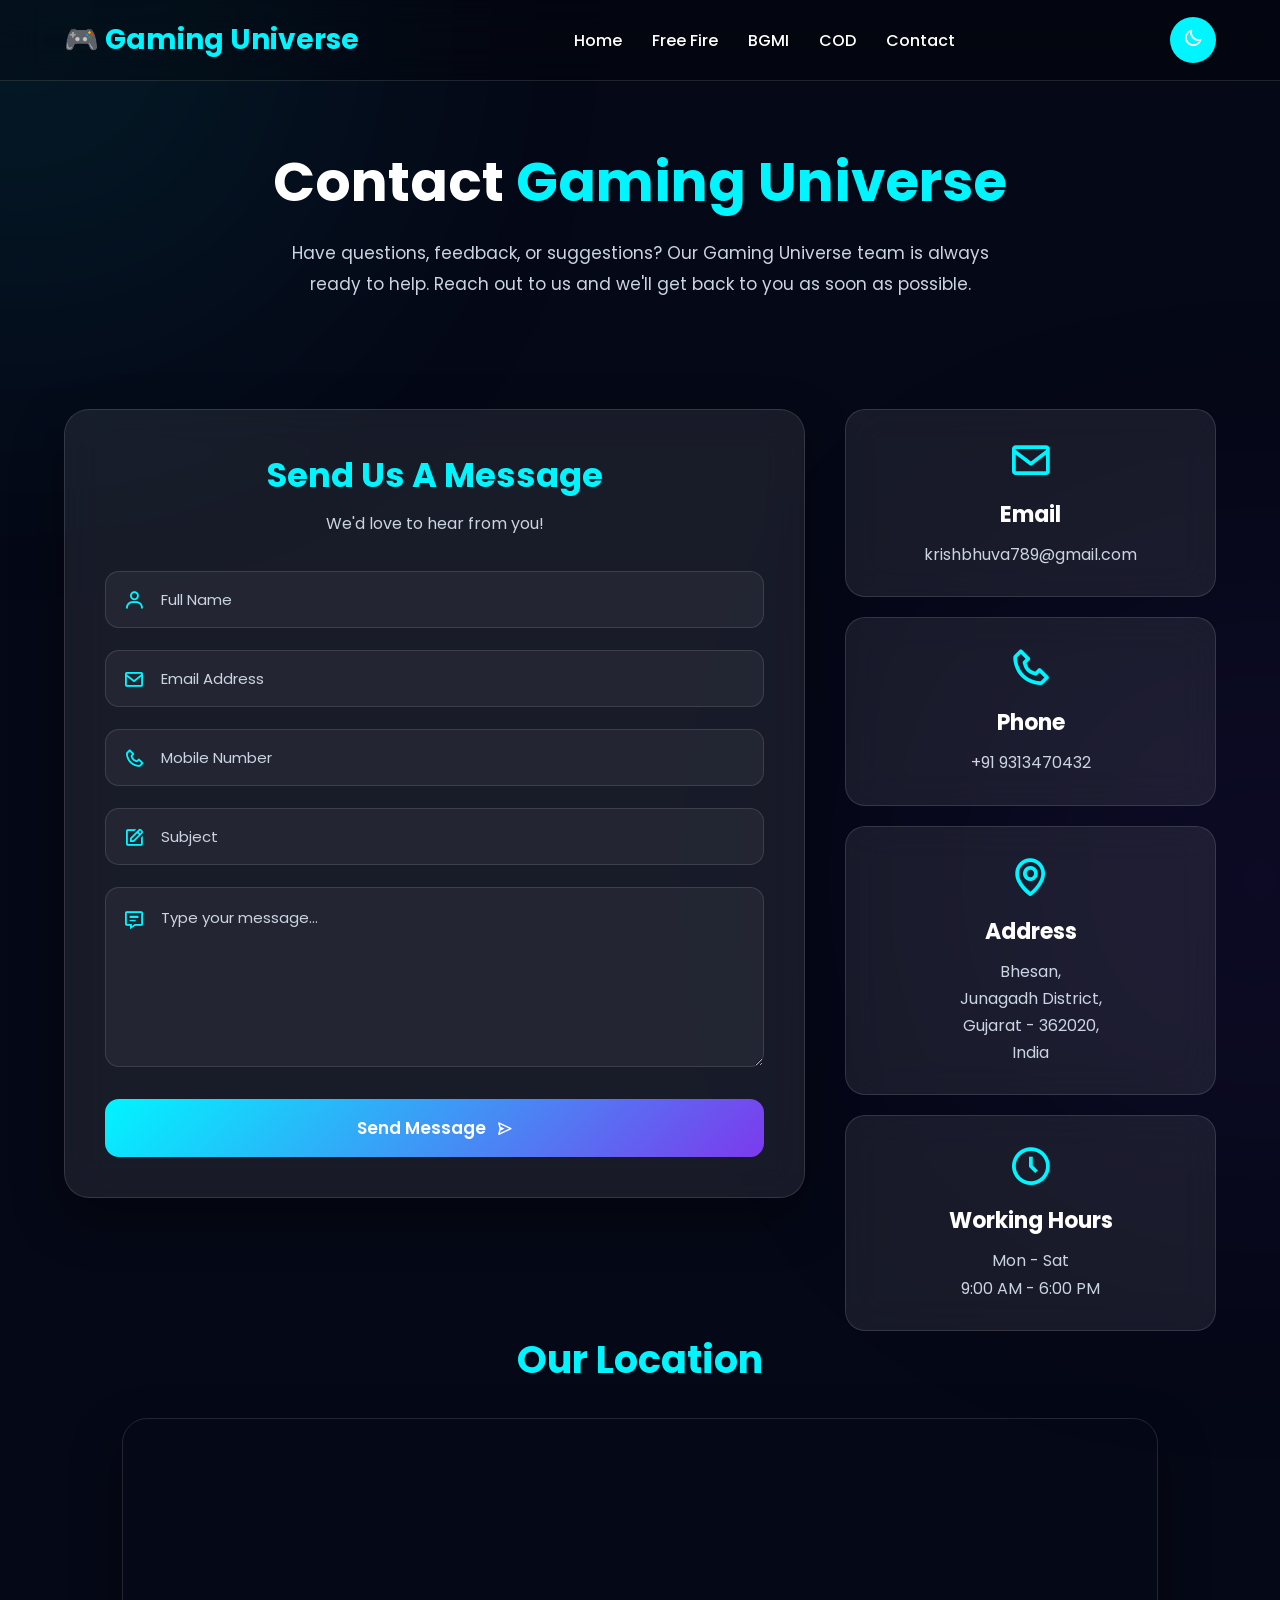
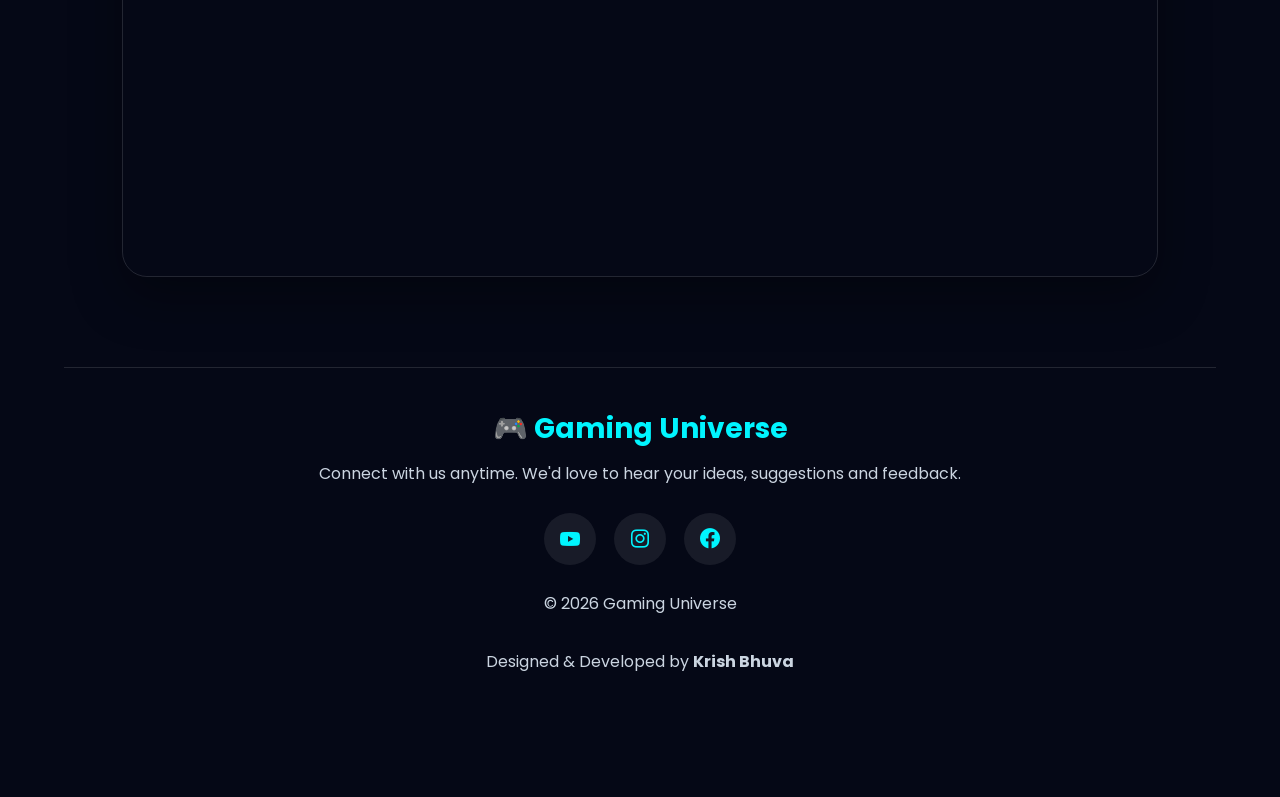
<file: contact_us.html>
<!DOCTYPE html>
<html lang="en">

<head>

<meta charset="UTF-8">

<meta name="viewport"
content="width=device-width, initial-scale=1.0">

<meta name="description"
content="Gaming Universe Contact Page">

<title>Contact Us | Gaming Universe</title>

<!-- Google Font -->

<link href="https://fonts.googleapis.com/css2?family=Poppins:wght@300;400;500;600;700;800&display=swap"
rel="stylesheet">

<!-- Boxicons -->

<link href="https://unpkg.com/boxicons@2.1.4/css/boxicons.min.css"
rel="stylesheet">

<!-- AOS -->

<link rel="stylesheet"
href="https://unpkg.com/aos@2.3.4/dist/aos.css">

<style>

/*==================================================
                    RESET
==================================================*/

*{

margin:0;
padding:0;
box-sizing:border-box;
font-family:'Poppins',sans-serif;

}

html{

scroll-behavior:smooth;

}

:root{

--bg:#050816;
--card:rgba(255,255,255,.08);
--text:#ffffff;
--text2:#cbd5e1;
--primary:#00F5FF;
--secondary:#7C3AED;
--border:rgba(255,255,255,.12);

}

body.light{

--bg:#f5f7fb;
--card:#ffffff;
--text:#111827;
--text2:#4b5563;
--primary:#2563EB;
--secondary:#7C3AED;
--border:#d7dce5;

}

body{

background:var(--bg);
color:var(--text);
overflow-x:hidden;
transition:.4s;

}

/*==================================================
            ANIMATED BACKGROUND
==================================================*/

body::before{

content:"";
position:fixed;
top:-220px;
left:-220px;

width:480px;
height:480px;

background:var(--primary);

filter:blur(180px);

opacity:.15;

border-radius:50%;

z-index:-2;

}

body::after{

content:"";
position:fixed;
right:-220px;
bottom:-220px;

width:480px;
height:480px;

background:var(--secondary);

filter:blur(180px);

opacity:.15;

border-radius:50%;

z-index:-2;

}

/*==================================================
                    HEADER
==================================================*/

.header{

position:fixed;

top:0;
left:0;

width:100%;

background:rgba(0,0,0,.25);

backdrop-filter:blur(20px);

border-bottom:1px solid var(--border);

z-index:999;

}

.navbar{

width:90%;

margin:auto;

height:80px;

display:flex;
align-items:center;
justify-content:space-between;

}

.logo{

text-decoration:none;

font-size:28px;

font-weight:700;

color:var(--primary);

}

.nav-menu{

display:flex;

list-style:none;

gap:30px;

}

.nav-menu a{

text-decoration:none;

color:var(--text);

font-weight:500;

transition:.3s;

}

.nav-menu a:hover{

color:var(--primary);

}

.nav-right{

display:flex;
align-items:center;
gap:15px;

}

#themeToggle{

width:46px;
height:46px;

border:none;

border-radius:50%;

background:var(--primary);

color:#fff;

font-size:20px;

cursor:pointer;

transition:.3s;

}

#themeToggle:hover{

transform:rotate(180deg);

}

.menu-btn{

display:none;

font-size:32px;

cursor:pointer;

}

/*==================================================
                    HERO
==================================================*/

.hero{

width:90%;
margin:auto;

padding-top:140px;
padding-bottom:60px;

text-align:center;

}

.hero h1{

font-size:55px;

margin-bottom:15px;

}

.hero h1 span{

color:var(--primary);

}

.hero p{

max-width:750px;

margin:auto;

font-size:17px;

color:var(--text2);

line-height:1.8;

}

/*==================================================
            CONTACT SECTION
==================================================*/

.contact-section{

width:90%;
max-width:1300px;

margin:50px auto 80px;

}

.contact-container{

display:grid;

grid-template-columns:2fr 1fr;

gap:40px;

align-items:start;

}

/*==================================================
            CONTACT FORM
==================================================*/

.contact-form{

background:var(--card);

backdrop-filter:blur(20px);

border:1px solid var(--border);

border-radius:25px;

padding:40px;

box-shadow:0 20px 50px rgba(0,0,0,.35);

transition:.4s;

}

.contact-form:hover{

transform:translateY(-8px);

}

.contact-form h2{

text-align:center;

font-size:34px;

margin-bottom:10px;

color:var(--primary);

}

.form-text{

text-align:center;

color:var(--text2);

margin-bottom:35px;

}

/*==================================================
                INPUTS
==================================================*/

.input-box{

position:relative;

margin-bottom:22px;

}

.input-box i{

position:absolute;

left:18px;

top:50%;

transform:translateY(-50%);

font-size:22px;

color:var(--primary);

}

.input-box input{

width:100%;

padding:16px 18px 16px 55px;

border-radius:14px;

border:1px solid var(--border);

background:rgba(255,255,255,.05);

color:var(--text);

font-size:15px;

outline:none;

transition:.3s;

}

body.light .input-box input{

background:#fff;

}

.input-box input::placeholder{

color:var(--text2);

}

.input-box input:focus{

border-color:var(--primary);

box-shadow:0 0 15px rgba(0,245,255,.25);

}

/*==================================================
                TEXTAREA
==================================================*/

.textarea-box{

position:relative;

margin-bottom:25px;

}

.textarea-box i{

position:absolute;

left:18px;

top:22px;

font-size:22px;

color:var(--primary);

}

.textarea-box textarea{

width:100%;

padding:18px 18px 18px 55px;

border-radius:14px;

border:1px solid var(--border);

background:rgba(255,255,255,.05);

color:var(--text);

font-size:15px;

resize:vertical;

outline:none;

transition:.3s;

min-height:180px;

}

body.light .textarea-box textarea{

background:#fff;

}

.textarea-box textarea::placeholder{

color:var(--text2);

}

.textarea-box textarea:focus{

border-color:var(--primary);

box-shadow:0 0 15px rgba(0,245,255,.25);

}

/*==================================================
            SEND BUTTON
==================================================*/

.send-btn{

width:100%;

padding:16px;

border:none;

border-radius:14px;

background:linear-gradient(135deg,var(--primary),var(--secondary));

color:#fff;

font-size:17px;

font-weight:600;

cursor:pointer;

display:flex;

justify-content:center;

align-items:center;

gap:10px;

transition:.35s;

}

.send-btn:hover{

transform:translateY(-5px);

box-shadow:0 15px 35px rgba(0,245,255,.35);

}

/*==================================================
            CONTACT INFO
==================================================*/

.contact-info{

display:flex;

flex-direction:column;

gap:20px;

}

.info-card{

background:var(--card);

backdrop-filter:blur(20px);

border:1px solid var(--border);

border-radius:20px;

padding:28px;

text-align:center;

transition:.35s;

}

.info-card:hover{

transform:translateY(-8px);

border-color:var(--primary);

}

.info-card i{

font-size:45px;

color:var(--primary);

margin-bottom:15px;

}

.info-card h3{

margin-bottom:10px;

font-size:22px;

}

.info-card p{

color:var(--text2);

line-height:1.7;

}

/*==================================================
                GOOGLE MAP
==================================================*/

.map-section{

width:90%;

max-width:1300px;

margin:0 auto 80px;

text-align:center;

}

.map-section h2{

font-size:38px;

margin-bottom:30px;

color:var(--primary);

}

.map-box{

overflow:hidden;

border-radius:25px;

border:1px solid var(--border);

box-shadow:0 20px 50px rgba(0,0,0,.35);

}

.map-box iframe{

width:100%;

height:450px;

border:none;

}

/*==================================================
                SUCCESS POPUP
==================================================*/

#successPopup{

position:fixed;

top:0;
left:0;

width:100%;
height:100%;

background:rgba(0,0,0,.75);

display:flex;

justify-content:center;
align-items:center;

opacity:0;
visibility:hidden;

transition:.4s;

z-index:99999;

}

#successPopup.active{

opacity:1;

visibility:visible;

}

.popup-box{

width:90%;
max-width:430px;

background:var(--card);

backdrop-filter:blur(20px);

border:1px solid var(--border);

border-radius:22px;

padding:40px;

text-align:center;

animation:popup .4s ease;

}

@keyframes popup{

from{

opacity:0;
transform:scale(.7);

}

to{

opacity:1;
transform:scale(1);

}

}

.popup-box i{

font-size:80px;

color:#00d26a;

margin-bottom:20px;

}

.popup-box h2{

font-size:30px;

margin-bottom:15px;

color:var(--primary);

}

.popup-box p{

color:var(--text2);

line-height:1.7;

margin-bottom:25px;

}

.popup-box button{

padding:14px 35px;

border:none;

border-radius:12px;

background:linear-gradient(135deg,var(--primary),var(--secondary));

color:#fff;

font-size:16px;

cursor:pointer;

transition:.3s;

}

.popup-box button:hover{

transform:translateY(-5px);

}

/*==================================================
                FOOTER
==================================================*/

.footer{

margin-top:90px;

padding:40px 20px;

border-top:1px solid var(--border);

text-align:center;

}

.footer h3{

font-size:28px;

margin-bottom:10px;

color:var(--primary);

}

.footer p{

color:var(--text2);

line-height:1.8;

}

.footer-social{

display:flex;

justify-content:center;

gap:18px;

margin:25px 0;

}

.footer-social a{

width:52px;
height:52px;

display:flex;

justify-content:center;
align-items:center;

border-radius:50%;

background:var(--card);

color:var(--primary);

font-size:24px;

text-decoration:none;

transition:.35s;

}

.footer-social a:hover{

background:var(--primary);

color:#fff;

transform:translateY(-8px);

}

/*==================================================
            SCROLL TO TOP
==================================================*/

#scrollTop{

position:fixed;

right:25px;
bottom:25px;

width:55px;
height:55px;

border:none;

border-radius:50%;

background:linear-gradient(135deg,var(--primary),var(--secondary));

color:#fff;

font-size:24px;

cursor:pointer;

display:none;

transition:.3s;

z-index:999;

}

#scrollTop.show{

display:block;

}

#scrollTop:hover{

transform:translateY(-6px);

}

/*==================================================
                RESPONSIVE
==================================================*/

@media(max-width:992px){

.contact-container{

grid-template-columns:1fr;

}

.hero h1{

font-size:42px;

}

}

@media(max-width:768px){

.nav-menu{

display:none;

flex-direction:column;

position:absolute;

top:80px;
left:0;

width:100%;

background:rgba(5,8,22,.98);

padding:30px 0;

text-align:center;

}

.nav-menu.active{

display:flex;

}

.menu-btn{

display:block;

}

.hero{

padding-top:120px;

}

.hero h1{

font-size:34px;

}

.contact-form{

padding:30px;

}

.map-box iframe{

height:350px;

}

}

@media(max-width:480px){

.hero h1{

font-size:28px;

}

.hero p{

font-size:15px;

}

.contact-form{

padding:22px;

}

.input-box input,
.textarea-box textarea{

font-size:14px;

}

.send-btn{

font-size:15px;

}

.footer h3{

font-size:24px;

}

.popup-box{

padding:30px 20px;

}

.map-box iframe{

height:280px;

}

}

</style>

</head>

<body>

<!--========================================
                HEADER
=========================================-->

<header class="header">

<nav class="navbar">

<a href="project.html"
class="logo">

🎮 Gaming Universe

</a>

<ul class="nav-menu">

<li>

<a href="project.html">

Home

</a>

</li>

<li>

<a href="freefire.html">

Free Fire

</a>

</li>

<li>

<a href="bgmi.html">

BGMI

</a>

</li>

<li>

<a href="cod.html">

COD

</a>

</li>

<li>

<a href="contact_us.html">

Contact

</a>

</li>

</ul>

<div class="nav-right">

<button id="themeToggle">

<i class='bx bx-moon'></i>

</button>

<div class="menu-btn">

<i class='bx bx-menu'></i>

</div>

</div>

</nav>

</header>

<!--========================================
                    HERO
=========================================-->

<section class="hero"
data-aos="fade-up">

<h1>

Contact

<span>

Gaming Universe

</span>

</h1>

<p>

Have questions, feedback, or suggestions?

Our Gaming Universe team is always ready to help.
Reach out to us and we'll get back to you as soon as possible.

</p>

</section>

<!--========================================
            CONTACT SECTION
=========================================-->

<section class="contact-section">

    <div class="contact-container">

    <!--========================================
                CONTACT FORM
    =========================================-->

    <div class="contact-form" data-aos="fade-right">

        <form id="contactForm">

            <h2>

                Send Us A Message

            </h2>

            <p class="form-text">

                We'd love to hear from you!

            </p>

            <!-- Name -->

            <div class="input-box">

                <i class='bx bx-user'></i>

                <input
                    type="text"
                    id="name"
                    placeholder="Full Name"
                    required>

            </div>

            <!-- Email -->

            <div class="input-box">

                <i class='bx bx-envelope'></i>

                <input
                    type="email"
                    id="email"
                    placeholder="Email Address"
                    required>

            </div>

            <!-- Phone -->

            <div class="input-box">

                <i class='bx bx-phone'></i>

                <input
                    type="tel"
                    id="phone"
                    placeholder="Mobile Number"
                    maxlength="10"
                    required>

            </div>

            <!-- Subject -->

            <div class="input-box">

                <i class='bx bx-edit'></i>

                <input
                    type="text"
                    id="subject"
                    placeholder="Subject"
                    required>

            </div>

            <!-- Message -->

            <div class="textarea-box">

                <i class='bx bx-message-detail'></i>

                <textarea
                    id="message"
                    rows="6"
                    placeholder="Type your message..."
                    required></textarea>

            </div>

            <!-- Button -->

            <button
                type="submit"
                class="send-btn">

                Send Message

                <i class='bx bx-send'></i>

            </button>

        </form>

    </div>

    <!--========================================
            CONTACT INFORMATION
    =========================================-->

    <div class="contact-info" data-aos="fade-left">

        <div class="info-card">

            <i class='bx bx-envelope'></i>

            <h3>

                Email

            </h3>

            <p>

                krishbhuva789@gmail.com

            </p>

        </div>

        <div class="info-card">

            <i class='bx bx-phone'></i>

            <h3>

                Phone

            </h3>

            <p>

                +91 9313470432

            </p>

        </div>

        <div class="info-card">

    <i class='bx bx-map'></i>

    <h3>Address</h3>

    <p>
        Bhesan,<br>
        Junagadh District,<br>
        Gujarat - 362020,<br>
        India
    </p>

</div>

        <div class="info-card">

            <i class='bx bx-time-five'></i>

            <h3>

                Working Hours

            </h3>

            <p>

                Mon - Sat

                <br>

                9:00 AM - 6:00 PM

            </p>

        </div>

    </div>

</div>

<!--========================================
            GOOGLE MAP
=========================================-->

<section class="map-section" data-aos="zoom-in">

    <h2>

        Our Location

    </h2>

    <div class="map-box">

        <iframe
    src="https://www.google.com/maps?q=Bhesan,Junagadh,Gujarat,India&output=embed"
    width="100%"
    height="450"
    style="border:0;"
    allowfullscreen=""
    loading="lazy">
</iframe>

    </div>

</section>

<!--========================================
            SUCCESS POPUP
=========================================-->

<div id="successPopup">

    <div class="popup-box">

        <i class='bx bx-check-circle'></i>

        <h2>

            Message Sent!

        </h2>

        <p>

            Thank you for contacting Gaming Universe.
            We will reply as soon as possible.

        </p>

        <button id="popupBtn">

            Continue

        </button>

    </div>

</div>

<footer class="footer">

    <h3>

        🎮 Gaming Universe

    </h3>

    <p>

        Connect with us anytime.
        We'd love to hear your ideas,
        suggestions and feedback.

    </p>

    <div class="footer-social">

        <a href="#">

            <i class='bx bxl-youtube'></i>

        </a>

        <a href="#">

            <i class='bx bxl-instagram'></i>

        </a>

        <a href="#">

            <i class='bx bxl-facebook-circle'></i>

        </a>

    </div>

    <p>

        © 2026 Gaming Universe

        <br><br>

        Designed & Developed by

        <strong>

            Krish Bhuva

        </strong>

    </p>

</footer>

<button id="scrollTop">

    <i class='bx bx-up-arrow-alt'></i>

</button>

<!--======================
        AOS
=======================-->

<script src="https://unpkg.com/aos@2.3.4/dist/aos.js"></script>

<script>

/*==========================================
            AOS
==========================================*/

AOS.init({

    duration:1000,

    once:true,

    offset:100

});

/*==========================================
            DARK MODE
==========================================*/

const themeToggle=document.getElementById("themeToggle");

const savedTheme=localStorage.getItem("theme");

if(savedTheme==="light"){

    document.body.classList.add("light");

    themeToggle.innerHTML="<i class='bx bx-sun'></i>";

}

themeToggle.onclick=()=>{

    document.body.classList.toggle("light");

    if(document.body.classList.contains("light")){

        localStorage.setItem("theme","light");

        themeToggle.innerHTML="<i class='bx bx-sun'></i>";

    }

    else{

        localStorage.setItem("theme","dark");

        themeToggle.innerHTML="<i class='bx bx-moon'></i>";

    }

};

/*==========================================
            MOBILE MENU
==========================================*/

const menuBtn=document.querySelector(".menu-btn");

const navMenu=document.querySelector(".nav-menu");

menuBtn.onclick=()=>{

    navMenu.classList.toggle("active");

    if(navMenu.classList.contains("active")){

        menuBtn.innerHTML="<i class='bx bx-x'></i>";

    }

    else{

        menuBtn.innerHTML="<i class='bx bx-menu'></i>";

    }

};

document.querySelectorAll(".nav-menu a").forEach(link=>{

    link.onclick=()=>{

        navMenu.classList.remove("active");

        menuBtn.innerHTML="<i class='bx bx-menu'></i>";

    };

});
/*==========================================
        CONTACT FORM VALIDATION
==========================================*/

const contactForm=document.getElementById("contactForm");

const successPopup=document.getElementById("successPopup");

const popupBtn=document.getElementById("popupBtn");

contactForm.addEventListener("submit",(e)=>{

e.preventDefault();

const name=document.getElementById("name").value.trim();

const email=document.getElementById("email").value.trim();

const phone=document.getElementById("phone").value.trim();

const subject=document.getElementById("subject").value.trim();

const message=document.getElementById("message").value.trim();

const emailPattern=/^[^\s@]+@[^\s@]+\.[^\s@]+$/;

if(name.length<3){

alert("Please enter your full name.");

return;

}

if(!emailPattern.test(email)){

alert("Please enter a valid email address.");

return;

}

if(!/^[0-9]{10}$/.test(phone)){

alert("Please enter a valid 10-digit mobile number.");

return;

}

if(subject.length<3){

alert("Please enter a subject.");

return;

}

if(message.length<10){

alert("Message must contain at least 10 characters.");

return;

}

/* Demo Success */

successPopup.classList.add("active");

contactForm.reset();

});

/*==========================================
        POPUP BUTTON
==========================================*/

popupBtn.onclick=()=>{

successPopup.classList.remove("active");

window.location.href="project.html";

};

/*==========================================
        SCROLL TO TOP
==========================================*/

const scrollBtn=document.getElementById("scrollTop");

window.addEventListener("scroll",()=>{

if(window.scrollY>300){

scrollBtn.classList.add("show");

}

else{

scrollBtn.classList.remove("show");

}

});

scrollBtn.onclick=()=>{

window.scrollTo({

top:0,

behavior:"smooth"

});

};

/*==========================================
        INPUT ANIMATION
==========================================*/

document.querySelectorAll("input, textarea").forEach(field=>{

field.addEventListener("focus",()=>{

field.parentElement.style.transform="scale(1.02)";

});

field.addEventListener("blur",()=>{

field.parentElement.style.transform="scale(1)";

});

});

/*==========================================
        PAGE LOAD
==========================================*/

window.addEventListener("load",()=>{

document.body.style.opacity="1";

});

/*==========================================
        CONSOLE MESSAGE
==========================================*/

console.log(

"%c🎮 Gaming Universe\nDesigned & Developed by Krish Bhuva",

"color:#00F5FF;font-size:18px;font-weight:bold;"

);

</script>

</body>

</html>
</file>
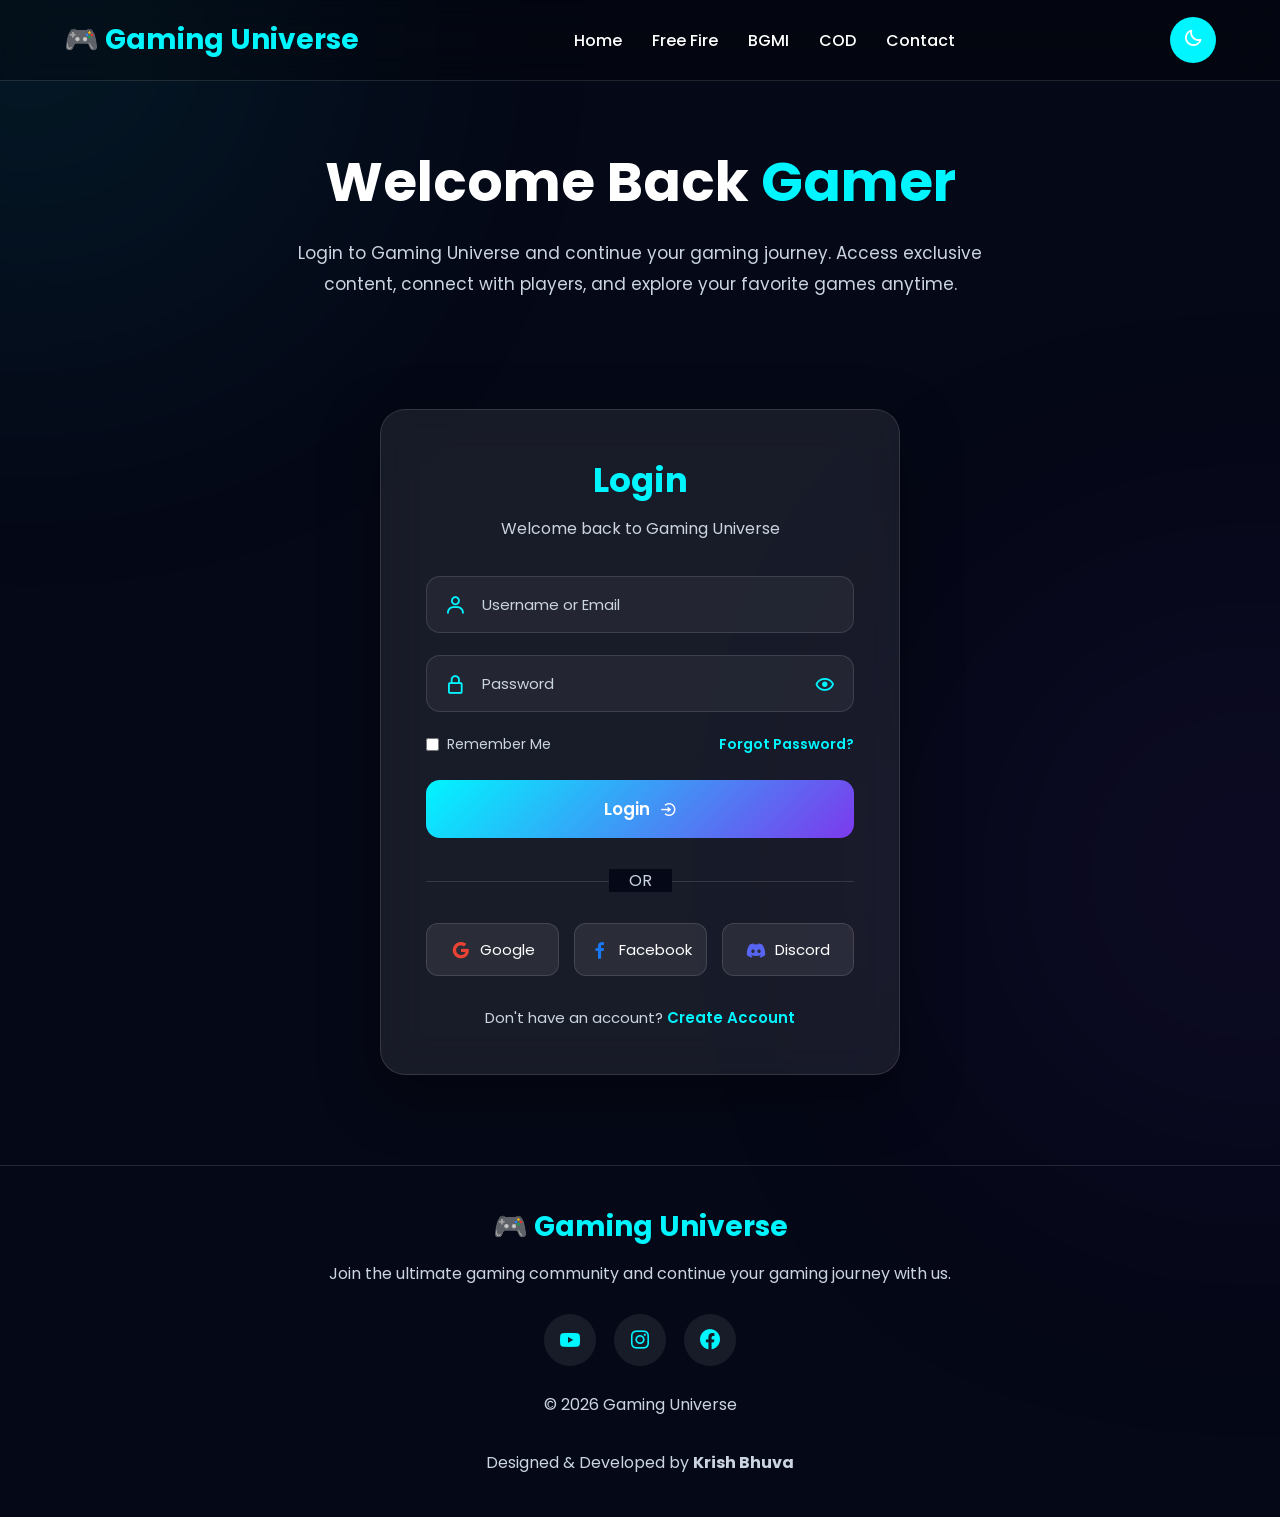
<file: login.html>
<!DOCTYPE html>
<html lang="en">

<head>

<meta charset="UTF-8">

<meta name="viewport"
content="width=device-width, initial-scale=1.0">

<meta name="description"
content="Gaming Universe Login">

<title>Login | Gaming Universe</title>

<!-- Google Font -->

<link href="https://fonts.googleapis.com/css2?family=Poppins:wght@300;400;500;600;700;800&display=swap"
rel="stylesheet">

<!-- Boxicons -->

<link href="https://unpkg.com/boxicons@2.1.4/css/boxicons.min.css"
rel="stylesheet">

<!-- AOS -->

<link rel="stylesheet"
href="https://unpkg.com/aos@2.3.4/dist/aos.css">

<style>

/*==================================================
                    RESET
==================================================*/

*{

margin:0;
padding:0;
box-sizing:border-box;
font-family:'Poppins',sans-serif;

}

html{

scroll-behavior:smooth;

}

:root{

--bg:#050816;
--card:rgba(255,255,255,.08);
--text:#ffffff;
--text2:#cbd5e1;
--primary:#00F5FF;
--secondary:#7C3AED;
--border:rgba(255,255,255,.12);

}

body.light{

--bg:#f5f7fb;
--card:#ffffff;
--text:#111827;
--text2:#4b5563;
--primary:#2563EB;
--secondary:#7C3AED;
--border:#d7dce5;

}

body{

background:var(--bg);
color:var(--text);
overflow-x:hidden;
transition:.4s;

}

/*==================================================
            ANIMATED BACKGROUND
==================================================*/

body::before{

content:"";
position:fixed;
top:-200px;
left:-200px;

width:450px;
height:450px;

background:var(--primary);

filter:blur(180px);

opacity:.15;

border-radius:50%;

z-index:-2;

}

body::after{

content:"";
position:fixed;
right:-200px;
bottom:-200px;

width:450px;
height:450px;

background:var(--secondary);

filter:blur(180px);

opacity:.15;

border-radius:50%;

z-index:-2;

}

/*==================================================
                    HEADER
==================================================*/

.header{

position:fixed;

top:0;
left:0;

width:100%;

background:rgba(0,0,0,.25);

backdrop-filter:blur(20px);

border-bottom:1px solid var(--border);

z-index:999;

}

.navbar{

width:90%;
margin:auto;

height:80px;

display:flex;
align-items:center;
justify-content:space-between;

}

.logo{

font-size:28px;

font-weight:700;

text-decoration:none;

color:var(--primary);

}

.nav-menu{

display:flex;

list-style:none;

gap:30px;

}

.nav-menu a{

text-decoration:none;

color:var(--text);

font-weight:500;

transition:.3s;

}

.nav-menu a:hover{

color:var(--primary);

}

.nav-right{

display:flex;
align-items:center;
gap:15px;

}

#themeToggle{

width:46px;
height:46px;

border:none;

border-radius:50%;

background:var(--primary);

color:#fff;

font-size:20px;

cursor:pointer;

transition:.3s;

}

#themeToggle:hover{

transform:rotate(180deg);

}

.menu-btn{

display:none;

font-size:32px;

cursor:pointer;

}

/*==================================================
                    HERO
==================================================*/

.hero{

width:90%;
margin:auto;

padding-top:140px;
padding-bottom:60px;

text-align:center;

}

.hero h1{

font-size:55px;

margin-bottom:15px;

}

.hero h1 span{

color:var(--primary);

}

.hero p{

max-width:700px;

margin:auto;

color:var(--text2);

line-height:1.8;

font-size:17px;

}

/*==================================================
                LOGIN SECTION
==================================================*/

.login-section{

width:90%;
max-width:1200px;
margin:50px auto 80px;

display:flex;
justify-content:center;
align-items:center;

}

.login-container{

width:100%;
max-width:520px;

background:var(--card);

backdrop-filter:blur(20px);

border:1px solid var(--border);

border-radius:25px;

padding:45px;

box-shadow:0 20px 60px rgba(0,0,0,.35);

transition:.4s;

}

.login-container:hover{

transform:translateY(-8px);

}

.login-container h2{

text-align:center;

font-size:34px;

margin-bottom:10px;

color:var(--primary);

}

.form-text{

text-align:center;

color:var(--text2);

margin-bottom:35px;

}

/*==================================================
                INPUT BOX
==================================================*/

.input-box{

position:relative;

margin-bottom:22px;

}

.input-box i:first-child{

position:absolute;

left:18px;

top:50%;

transform:translateY(-50%);

font-size:22px;

color:var(--primary);

}

.input-box input{

width:100%;

padding:16px 18px 16px 55px;

border-radius:14px;

border:1px solid var(--border);

background:rgba(255,255,255,.05);

color:var(--text);

font-size:15px;

outline:none;

transition:.3s;

}

body.light .input-box input{

background:#fff;

}

.input-box input::placeholder{

color:var(--text2);

}

.input-box input:focus{

border-color:var(--primary);

box-shadow:0 0 15px rgba(0,245,255,.25);

}

/*==================================================
            SHOW PASSWORD
==================================================*/

.password-box{

position:relative;

}

.toggle-password{

position:absolute;

right:18px;

top:50%;

transform:translateY(-50%);

font-size:22px;

cursor:pointer;

color:var(--primary);

}

/*==================================================
            LOGIN OPTIONS
==================================================*/

.login-options{

display:flex;

justify-content:space-between;

align-items:center;

margin-bottom:25px;

font-size:14px;

}

.remember{

display:flex;

align-items:center;

gap:8px;

color:var(--text2);

cursor:pointer;

}

.remember input{

accent-color:var(--primary);

cursor:pointer;

}

.login-options a{

text-decoration:none;

color:var(--primary);

font-weight:600;

}

.login-options a:hover{

text-decoration:underline;

}

/*==================================================
                LOGIN BUTTON
==================================================*/

.login-btn{

width:100%;

padding:16px;

border:none;

border-radius:14px;

background:linear-gradient(135deg,var(--primary),var(--secondary));

color:#fff;

font-size:17px;

font-weight:600;

cursor:pointer;

display:flex;

justify-content:center;

align-items:center;

gap:10px;

transition:.35s;

}

.login-btn:hover{

transform:translateY(-5px);

box-shadow:0 15px 35px rgba(0,245,255,.35);

}

.login-btn:active{

transform:scale(.98);

}

/*==================================================
                DIVIDER
==================================================*/

.divider{

margin:30px 0;

position:relative;

text-align:center;

}

.divider::before{

content:"";

position:absolute;

top:50%;

left:0;

width:100%;

height:1px;

background:var(--border);

}

.divider span{

background:var(--bg);

padding:0 20px;

position:relative;

color:var(--text2);

}

/*==================================================
            SOCIAL LOGIN
==================================================*/

.social-login{

display:grid;

grid-template-columns:repeat(3,1fr);

gap:15px;

}

.social-btn{

padding:14px;

border:none;

border-radius:12px;

background:rgba(255,255,255,.08);

border:1px solid var(--border);

color:var(--text);

font-size:15px;

cursor:pointer;

display:flex;

align-items:center;

justify-content:center;

gap:8px;

transition:.3s;

}

.social-btn i{

font-size:22px;

}

.social-btn:hover{

transform:translateY(-5px);

border-color:var(--primary);

box-shadow:0 10px 25px rgba(0,245,255,.20);

}

.google i{

color:#EA4335;

}

.facebook i{

color:#1877F2;

}

.discord i{

color:#5865F2;

}

/*==================================================
            REGISTER LINK
==================================================*/

.register-link{

text-align:center;

margin-top:30px;

font-size:15px;

color:var(--text2);

}

.register-link a{

color:var(--primary);

text-decoration:none;

font-weight:600;

transition:.3s;

}

.register-link a:hover{

text-decoration:underline;

}

/*==================================================
            SUCCESS POPUP
==================================================*/

#successPopup{

position:fixed;

top:0;
left:0;

width:100%;
height:100%;

background:rgba(0,0,0,.75);

display:flex;

justify-content:center;
align-items:center;

opacity:0;
visibility:hidden;

transition:.4s;

z-index:99999;

}

#successPopup.active{

opacity:1;

visibility:visible;

}

.popup-box{

width:90%;
max-width:420px;

background:var(--card);

backdrop-filter:blur(20px);

border:1px solid var(--border);

border-radius:22px;

padding:40px;

text-align:center;

animation:popup .4s ease;

}

@keyframes popup{

from{

opacity:0;
transform:scale(.7);

}

to{

opacity:1;
transform:scale(1);

}

}

.popup-box i{

font-size:80px;

color:#00d26a;

margin-bottom:20px;

}

.popup-box h2{

color:var(--primary);

margin-bottom:15px;

}

.popup-box p{

color:var(--text2);

margin-bottom:25px;

line-height:1.7;

}

.popup-box button{

padding:14px 35px;

border:none;

border-radius:12px;

background:linear-gradient(135deg,var(--primary),var(--secondary));

color:#fff;

font-size:16px;

cursor:pointer;

transition:.3s;

}

.popup-box button:hover{

transform:translateY(-5px);

}

/*==================================================
                FOOTER
==================================================*/

.footer{

margin-top:90px;

padding:40px 20px;

border-top:1px solid var(--border);

text-align:center;

}

.footer h3{

font-size:28px;

color:var(--primary);

margin-bottom:12px;

}

.footer p{

color:var(--text2);

line-height:1.8;

}

.footer-social{

display:flex;

justify-content:center;

gap:18px;

margin:25px 0;

}

.footer-social a{

width:52px;
height:52px;

display:flex;

align-items:center;
justify-content:center;

border-radius:50%;

background:var(--card);

color:var(--primary);

font-size:24px;

text-decoration:none;

transition:.35s;

}

.footer-social a:hover{

background:var(--primary);

color:#fff;

transform:translateY(-8px);

}

/*==================================================
            SCROLL TO TOP
==================================================*/

#scrollTop{

position:fixed;

right:25px;
bottom:25px;

width:55px;
height:55px;

border:none;

border-radius:50%;

background:linear-gradient(135deg,var(--primary),var(--secondary));

color:#fff;

font-size:24px;

cursor:pointer;

display:none;

transition:.3s;

z-index:999;

}

#scrollTop.show{

display:block;

}

#scrollTop:hover{

transform:translateY(-6px);

}

/*==================================================
            RESPONSIVE
==================================================*/

@media(max-width:992px){

.hero h1{

font-size:42px;

}

.login-container{

padding:35px;

}

}

@media(max-width:768px){

.nav-menu{

display:none;

flex-direction:column;

position:absolute;

top:80px;
left:0;

width:100%;

background:rgba(5,8,22,.98);

padding:30px 0;

text-align:center;

}

.nav-menu.active{

display:flex;

}

.menu-btn{

display:block;

}

.hero{

padding-top:120px;

}

.hero h1{

font-size:34px;

}

.social-login{

grid-template-columns:1fr;

}

.login-options{

flex-direction:column;

gap:15px;

align-items:flex-start;

}

.login-container{

padding:28px;

}

}

@media(max-width:480px){

.hero h1{

font-size:28px;

}

.hero p{

font-size:15px;

}

.login-container{

padding:20px;

}

.input-box input{

font-size:14px;

}

.login-btn{

font-size:15px;

}

.footer h3{

font-size:24px;

}

.popup-box{

padding:30px 20px;

}

}

</style>

</head>

<body>

<!--========================================
                HEADER
=========================================-->

<header class="header">

<nav class="navbar">

<a href="project.html" class="logo">

🎮 Gaming Universe

</a>

<ul class="nav-menu">

<li>

<a href="project.html">

Home

</a>

</li>

<li>

<a href="freefire.html">

Free Fire

</a>

</li>

<li>

<a href="bgmi.html">

BGMI

</a>

</li>

<li>

<a href="cod.html">

COD

</a>

</li>

<li>

<a href="contact_us.html">

Contact

</a>

</li>

</ul>

<div class="nav-right">

<button id="themeToggle">

<i class='bx bx-moon'></i>

</button>

<div class="menu-btn">

<i class='bx bx-menu'></i>

</div>

</div>

</nav>

</header>

<!--========================================
                    HERO
=========================================-->

<section class="hero" data-aos="fade-up">

<h1>

Welcome Back

<span>

Gamer

</span>

</h1>

<p>

Login to Gaming Universe and continue your gaming journey.
Access exclusive content, connect with players,
and explore your favorite games anytime.

</p>

</section>

<!--========================================
                LOGIN SECTION
=========================================-->

<section class="login-section">

<div class="login-container" data-aos="zoom-in">

<form id="loginForm">

<h2>

Login

</h2>

<p class="form-text">

Welcome back to Gaming Universe

</p>

<!--================ USERNAME / EMAIL ================-->

<div class="input-box">

<i class='bx bx-user'></i>

<input
type="text"
id="username"
placeholder="Username or Email"
required>

</div>

<!--================ PASSWORD ================-->

<div class="input-box password-box">

<i class='bx bx-lock-alt'></i>

<input
type="password"
id="password"
placeholder="Password"
required>

<i class='bx bx-show toggle-password'
id="togglePassword"></i>

</div>

<!--================ OPTIONS ================-->

<div class="login-options">

<label class="remember">

<input
type="checkbox"
id="remember">

Remember Me

</label>

<a href="#">

Forgot Password?

</a>

</div>

<!--================ LOGIN BUTTON ================-->

<button
type="submit"
class="login-btn">

Login

<i class='bx bx-log-in-circle'></i>

</button>

<!--================ DIVIDER ================-->

<div class="divider">

<span>

OR

</span>

</div>

<!--================ SOCIAL LOGIN ================-->

<div class="social-login">

<button
type="button"
class="social-btn google">

<i class='bx bxl-google'></i>

Google

</button>

<button
type="button"
class="social-btn facebook">

<i class='bx bxl-facebook'></i>

Facebook

</button>

<button
type="button"
class="social-btn discord">

<i class='bx bxl-discord-alt'></i>

Discord

</button>

</div>

<!--================ REGISTER LINK ================-->

<div class="register-link">

Don't have an account?

<a href="registration.html">

Create Account

</a>

</div>

</form>

</div>

</section>

<!--========================================
            LOGIN SUCCESS POPUP
=========================================-->

<div id="successPopup">

<div class="popup-box">

<i class='bx bx-check-circle'></i>

<h2>

Login Successful

</h2>

<p>

Welcome back to Gaming Universe!

</p>

<button id="popupBtn">

Continue

</button>

</div>

</div>

<footer class="footer">

<h3>

🎮 Gaming Universe

</h3>

<p>

Join the ultimate gaming community and continue
your gaming journey with us.

</p>

<div class="footer-social">

<a href="https://youtube.com/@flashgamer07-ff?si=FIz2z3yrSQT4WnVU">

                    <i class='bx bxl-youtube'></i>

                </a>

                <a href="https://www.instagram.com/krish_bhuva_2007?igsh=YXJuZmd0b3phcnRn">

                    <i class='bx bxl-instagram'></i>

                </a>

                <a href="https://www.facebook.com/share/1dkogd1N4k/">

                    <i class='bx bxl-facebook-circle'></i>

                </a>

</div>

<p>

© 2026 Gaming Universe

<br><br>

Designed & Developed by

<strong>

Krish Bhuva

</strong>

</p>

</footer>

<button id="scrollTop">

<i class='bx bx-up-arrow-alt'></i>

</button>

<!--======================
        AOS
=======================-->

<script src="https://unpkg.com/aos@2.3.4/dist/aos.js"></script>

<script>

/*==========================================
            AOS
==========================================*/

AOS.init({

duration:1000,

once:true,

offset:100

});

/*==========================================
            DARK MODE
==========================================*/

const themeToggle=document.getElementById("themeToggle");

const savedTheme=localStorage.getItem("theme");

if(savedTheme==="light"){

document.body.classList.add("light");

themeToggle.innerHTML="<i class='bx bx-sun'></i>";

}

themeToggle.onclick=()=>{

document.body.classList.toggle("light");

if(document.body.classList.contains("light")){

localStorage.setItem("theme","light");

themeToggle.innerHTML="<i class='bx bx-sun'></i>";

}

else{

localStorage.setItem("theme","dark");

themeToggle.innerHTML="<i class='bx bx-moon'></i>";

}

};

/*==========================================
        SHOW PASSWORD
==========================================*/

const password=document.getElementById("password");

const togglePassword=document.getElementById("togglePassword");

togglePassword.onclick=()=>{

if(password.type==="password"){

password.type="text";

togglePassword.className="bx bx-hide toggle-password";

}

else{

password.type="password";

togglePassword.className="bx bx-show toggle-password";

}

};

/*==========================================
        MOBILE MENU
==========================================*/

const menuBtn=document.querySelector(".menu-btn");

const navMenu=document.querySelector(".nav-menu");

menuBtn.onclick=()=>{

navMenu.classList.toggle("active");

if(navMenu.classList.contains("active")){

menuBtn.innerHTML="<i class='bx bx-x'></i>";

}

else{

menuBtn.innerHTML="<i class='bx bx-menu'></i>";

}

};

document.querySelectorAll(".nav-menu a").forEach(link=>{

link.onclick=()=>{

navMenu.classList.remove("active");

menuBtn.innerHTML="<i class='bx bx-menu'></i>";

};

});

/*==========================================
        LOGIN VALIDATION
==========================================*/

const loginForm=document.getElementById("loginForm");

const successPopup=document.getElementById("successPopup");

const popupBtn=document.getElementById("popupBtn");

loginForm.addEventListener("submit",(e)=>{

e.preventDefault();

const username=document.getElementById("username").value.trim();

const passwordValue=password.value.trim();

const emailPattern=/^[^\s@]+@[^\s@]+\.[^\s@]+$/;

if(username===""){

alert("Please enter your Username or Email.");

return;

}

if(username.includes("@") && !emailPattern.test(username)){

alert("Please enter a valid Email Address.");

return;

}

if(passwordValue.length<6){

alert("Password must contain at least 6 characters.");

return;

}

/* Demo Success */

successPopup.classList.add("active");

loginForm.reset();

});

/*==========================================
        POPUP BUTTON
==========================================*/

popupBtn.onclick=()=>{

successPopup.classList.remove("active");

/* Redirect */

window.location.href="project.html";

};

/*==========================================
        SCROLL TO TOP
==========================================*/

const scrollBtn=document.getElementById("scrollTop");

window.addEventListener("scroll",()=>{

if(window.scrollY>300){

scrollBtn.classList.add("show");

}

else{

scrollBtn.classList.remove("show");

}

});

scrollBtn.onclick=()=>{

window.scrollTo({

top:0,

behavior:"smooth"

});

};

/*==========================================
        INPUT ANIMATION
==========================================*/

document.querySelectorAll("input").forEach(input=>{

input.addEventListener("focus",()=>{

input.parentElement.style.transform="scale(1.02)";

});

input.addEventListener("blur",()=>{

input.parentElement.style.transform="scale(1)";

});

});

/*==========================================
        REMEMBER ME
==========================================*/

const remember=document.getElementById("remember");

const usernameField=document.getElementById("username");

if(localStorage.getItem("rememberUser")){

usernameField.value=localStorage.getItem("rememberUser");

remember.checked=true;

}

remember.addEventListener("change",()=>{

if(remember.checked){

localStorage.setItem(

"rememberUser",

usernameField.value

);

}

else{

localStorage.removeItem("rememberUser");

}

});

usernameField.addEventListener("keyup",()=>{

if(remember.checked){

localStorage.setItem(

"rememberUser",

usernameField.value

);

}

});

/*==========================================
        PAGE LOADED
==========================================*/

window.addEventListener("load",()=>{

document.body.style.opacity="1";

});

/*==========================================
        CONSOLE MESSAGE
==========================================*/

console.log(

"%c🎮 Gaming Universe\nDesigned & Developed by Krish Bhuva",

"color:#00F5FF;font-size:18px;font-weight:bold;"

);

</script>

</body>

</html>
</file>
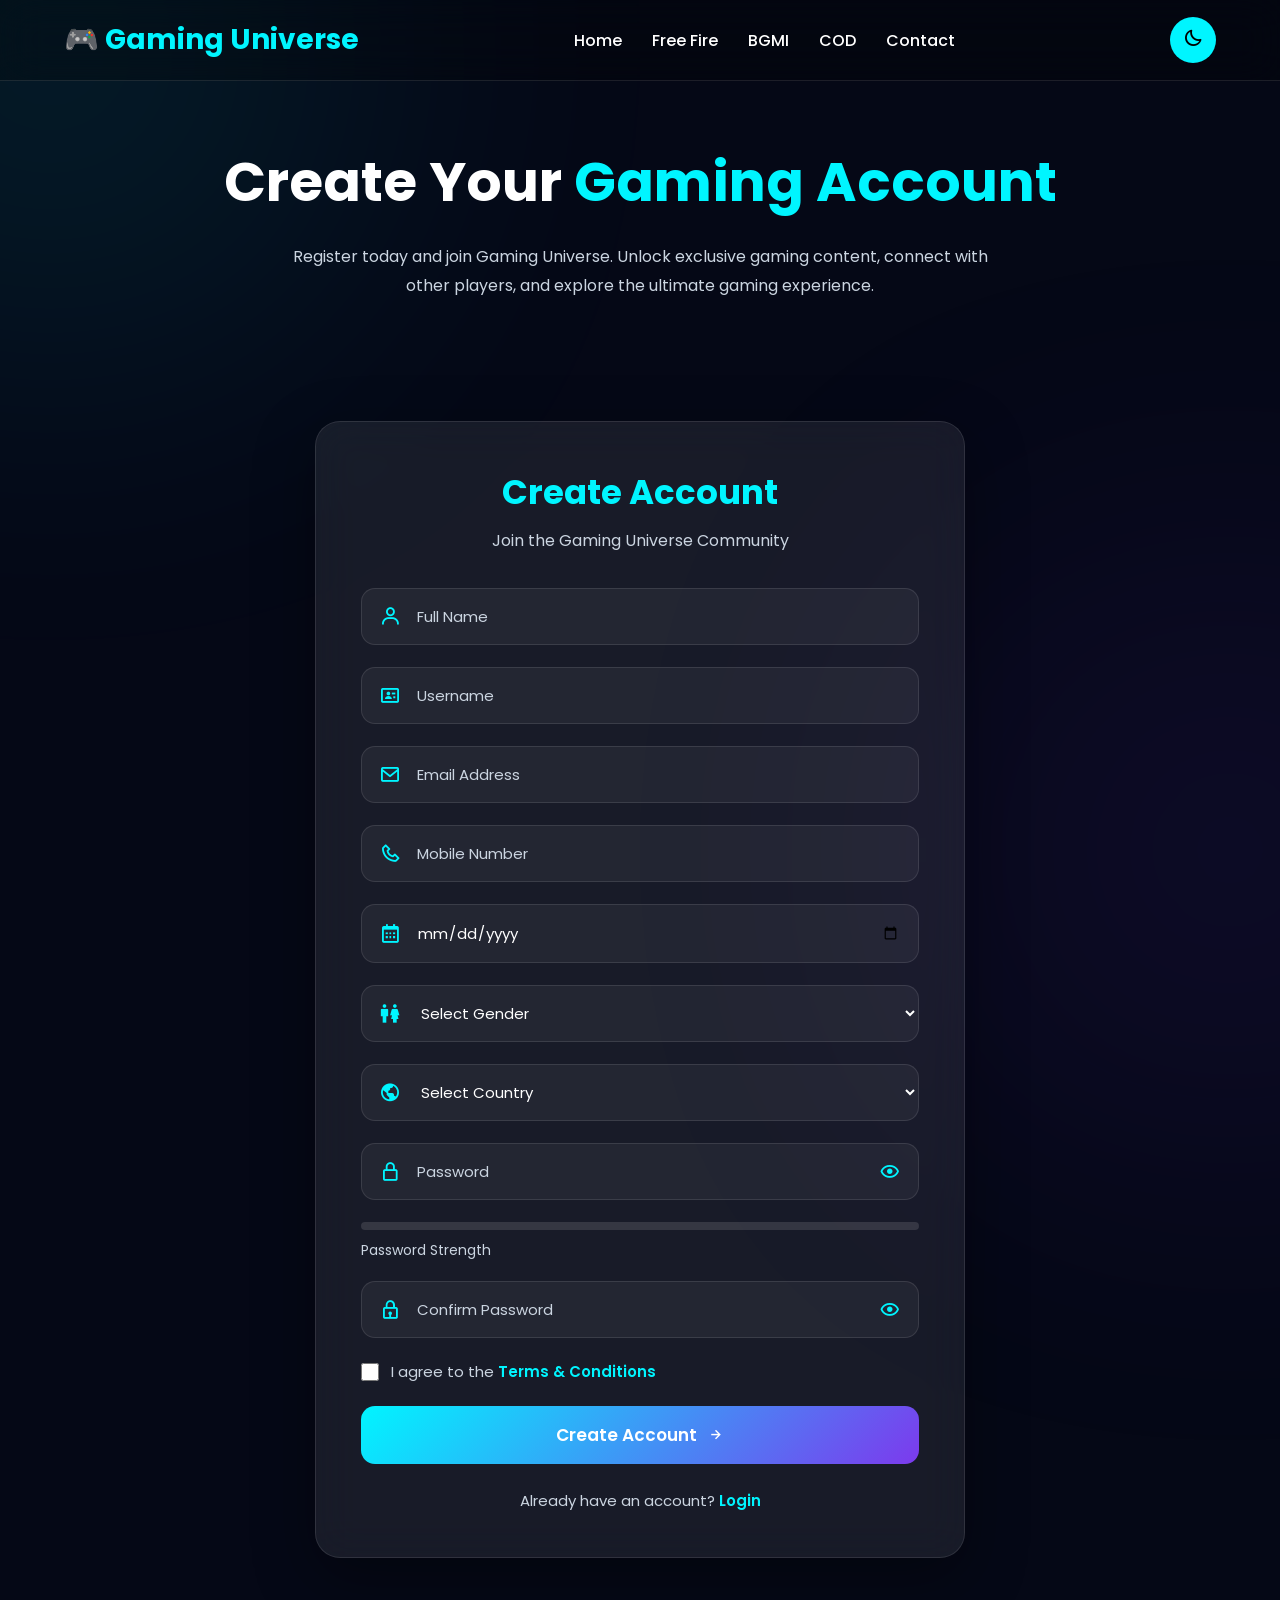
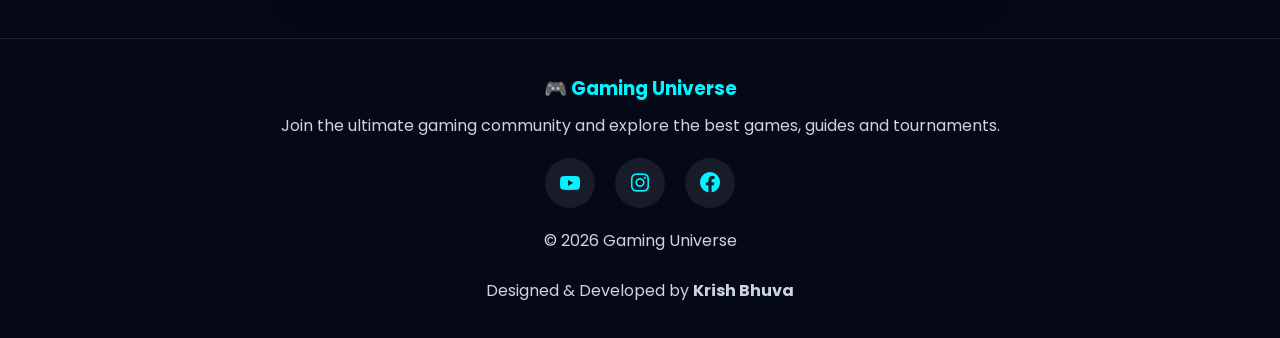
<file: registration.html>
<!DOCTYPE html>
<html lang="en">

<head>

<meta charset="UTF-8">

<meta name="viewport"
content="width=device-width, initial-scale=1.0">

<meta name="description"
content="Gaming Universe Registration">

<title>Register | Gaming Universe</title>

<!-- Google Font -->

<link href="https://fonts.googleapis.com/css2?family=Poppins:wght@300;400;500;600;700;800&display=swap"
rel="stylesheet">

<!-- Boxicons -->

<link href="https://unpkg.com/boxicons@2.1.4/css/boxicons.min.css"
rel="stylesheet">

<!-- AOS -->

<link rel="stylesheet"
href="https://unpkg.com/aos@2.3.4/dist/aos.css">

<style>
    /*==================================================
                RESET
==================================================*/

*{

margin:0;
padding:0;
box-sizing:border-box;
font-family:'Poppins',sans-serif;

}

html{

scroll-behavior:smooth;

}

:root{

--bg:#050816;
--card:rgba(255,255,255,.08);
--text:#ffffff;
--text2:#cbd5e1;
--primary:#00F5FF;
--secondary:#7C3AED;
--border:rgba(255,255,255,.10);

}

body.light{

--bg:#f5f7fb;
--card:#ffffff;
--text:#111827;
--text2:#4b5563;
--primary:#2563EB;
--secondary:#7C3AED;
--border:#d6dbe6;

}

body{

background:var(--bg);
color:var(--text);
overflow-x:hidden;
transition:.4s;

}

/* Animated Background */

body::before{

content:"";
position:fixed;
width:500px;
height:500px;
top:-200px;
left:-200px;
background:var(--primary);
filter:blur(180px);
opacity:.15;
border-radius:50%;
z-index:-2;

}

body::after{

content:"";
position:fixed;
width:500px;
height:500px;
right:-200px;
bottom:-200px;
background:var(--secondary);
filter:blur(180px);
opacity:.15;
border-radius:50%;
z-index:-2;

}

/*==================================================
                HEADER
==================================================*/

.header{

position:fixed;
top:0;
left:0;
width:100%;
backdrop-filter:blur(20px);
background:rgba(0,0,0,.25);
border-bottom:1px solid var(--border);
z-index:999;

}

.navbar{

width:90%;
margin:auto;
height:80px;

display:flex;
align-items:center;
justify-content:space-between;

}

.logo{

font-size:28px;
font-weight:700;
color:var(--primary);
text-decoration:none;

}

.nav-menu{

display:flex;
list-style:none;
gap:30px;

}

.nav-menu a{

text-decoration:none;
color:var(--text);
font-weight:500;
transition:.3s;

}

.nav-menu a:hover{

color:var(--primary);

}

.nav-right{

display:flex;
align-items:center;
gap:15px;

}

#themeToggle{

width:46px;
height:46px;
border:none;
border-radius:50%;
background:var(--primary);
cursor:pointer;
font-size:20px;

}

.menu-btn{

display:none;
font-size:32px;
cursor:pointer;

}

/*==================================================
                HERO
==================================================*/

.hero{

padding-top:140px;
padding-bottom:70px;
width:90%;
margin:auto;
text-align:center;

}

.hero h1{

font-size:55px;
margin-bottom:20px;

}

.hero h1 span{

color:var(--primary);

}

.hero p{

max-width:700px;
margin:auto;
color:var(--text2);
line-height:1.8;

}

/*==================================================
            REGISTER SECTION
==================================================*/

.register-section{

width:90%;
max-width:1200px;
margin:50px auto 80px;

display:flex;
justify-content:center;
align-items:center;

}

.register-container{

width:100%;
max-width:650px;

background:var(--card);

backdrop-filter:blur(20px);

border:1px solid var(--border);

border-radius:25px;

padding:45px;

box-shadow:

0 20px 60px rgba(0,0,0,.35);

transition:.4s;

}

.register-container:hover{

transform:translateY(-8px);

}

.register-container h2{

text-align:center;

font-size:34px;

margin-bottom:10px;

color:var(--primary);

}

.form-text{

text-align:center;

color:var(--text2);

margin-bottom:35px;

}

/*==================================================
                INPUT BOX
==================================================*/

.input-box{

position:relative;

margin-bottom:22px;

}

.input-box i:first-child{

position:absolute;

left:18px;

top:50%;

transform:translateY(-50%);

font-size:22px;

color:var(--primary);

}

.input-box input,

.input-box select{

width:100%;

padding:16px 18px 16px 55px;

border-radius:14px;

border:1px solid var(--border);

background:rgba(255,255,255,.05);

color:var(--text);

font-size:15px;

outline:none;

transition:.3s;

}

body.light .input-box input,

body.light .input-box select{

background:#ffffff;

}

.input-box input:focus,

.input-box select:focus{

border-color:var(--primary);

box-shadow:0 0 15px rgba(0,245,255,.30);

}

.input-box input::placeholder{

color:var(--text2);

}

.input-box select{

cursor:pointer;

}

.input-box option{

background:#101726;

color:#fff;

}

body.light .input-box option{

background:#fff;

color:#111;

}

/*==================================================
        SHOW PASSWORD ICON
==================================================*/

.password-box{

position:relative;

}

.toggle-password{

position:absolute;

right:18px;

top:50%;

transform:translateY(-50%);

font-size:22px;

cursor:pointer;

color:var(--primary);

}

/*==================================================
        PASSWORD STRENGTH
==================================================*/

.strength{

width:100%;

height:8px;

background:rgba(255,255,255,.12);

border-radius:10px;

overflow:hidden;

margin-bottom:10px;

}

#strengthBar{

height:100%;

width:0;

transition:.4s;

border-radius:10px;

}

#strengthText{

font-size:14px;

margin-bottom:20px;

color:var(--text2);

}

/*==================================================
                CHECKBOX
==================================================*/

.checkbox{

display:flex;
align-items:flex-start;
gap:12px;
margin:22px 0;

}

.checkbox input{

width:18px;
height:18px;
margin-top:3px;
accent-color:var(--primary);
cursor:pointer;

}

.checkbox label{

font-size:15px;
color:var(--text2);
line-height:1.6;

}

.checkbox a{

color:var(--primary);
text-decoration:none;
font-weight:600;

}

.checkbox a:hover{

text-decoration:underline;

}

/*==================================================
            REGISTER BUTTON
==================================================*/

.register-btn{

width:100%;
padding:16px;
border:none;
border-radius:14px;
background:linear-gradient(135deg,var(--primary),var(--secondary));
color:#fff;
font-size:17px;
font-weight:600;
cursor:pointer;
transition:.35s;

display:flex;
align-items:center;
justify-content:center;
gap:10px;

}

.register-btn:hover{

transform:translateY(-5px);
box-shadow:0 15px 35px rgba(0,245,255,.35);

}

.register-btn:active{

transform:scale(.98);

}

/*==================================================
                LOGIN LINK
==================================================*/

.login-link{

text-align:center;
margin-top:25px;
font-size:15px;
color:var(--text2);

}

.login-link a{

color:var(--primary);
font-weight:600;
text-decoration:none;

}

.login-link a:hover{

text-decoration:underline;

}

/*==================================================
            SUCCESS POPUP
==================================================*/

#successPopup{

position:fixed;
inset:0;

background:rgba(0,0,0,.75);

display:flex;
align-items:center;
justify-content:center;

opacity:0;
visibility:hidden;

transition:.4s;

z-index:99999;

}

#successPopup.active{

opacity:1;
visibility:visible;

}

.popup-box{

width:90%;
max-width:420px;

background:var(--card);
backdrop-filter:blur(25px);

border:1px solid var(--border);

border-radius:22px;

padding:40px;

text-align:center;

animation:popup .4s ease;

}

@keyframes popup{

from{

transform:scale(.7);
opacity:0;

}

to{

transform:scale(1);
opacity:1;

}

}

.popup-box i{

font-size:80px;
color:#00d26a;
margin-bottom:20px;

}

.popup-box h2{

margin-bottom:15px;
color:var(--primary);

}

.popup-box p{

color:var(--text2);
margin-bottom:25px;

}

.popup-box button{

padding:14px 35px;

border:none;

border-radius:10px;

background:linear-gradient(135deg,var(--primary),var(--secondary));

color:#fff;

font-size:16px;

cursor:pointer;

transition:.3s;

}

.popup-box button:hover{

transform:translateY(-4px);

}

/*==================================================
            FOOTER
==================================================*/

.footer{

margin-top:80px;
padding:35px 20px;

border-top:1px solid var(--border);

text-align:center;

color:var(--text2);

}

.footer h3{

color:var(--primary);
margin-bottom:10px;

}

.footer-social{

display:flex;
justify-content:center;
gap:20px;
margin:20px 0;

}

.footer-social a{

width:50px;
height:50px;

display:flex;
align-items:center;
justify-content:center;

border-radius:50%;

background:var(--card);

color:var(--primary);

font-size:24px;

text-decoration:none;

transition:.3s;

}

.footer-social a:hover{

transform:translateY(-8px);

background:var(--primary);

color:#fff;

}

/*==================================================
            SCROLL TOP
==================================================*/

#scrollTop{

position:fixed;

right:25px;
bottom:25px;

width:55px;
height:55px;

border:none;
border-radius:50%;

background:linear-gradient(135deg,var(--primary),var(--secondary));

color:#fff;

font-size:24px;

cursor:pointer;

display:none;

z-index:999;

transition:.3s;

}

#scrollTop.show{

display:block;

}

#scrollTop:hover{

transform:translateY(-6px);

}

/*==================================================
            RESPONSIVE
==================================================*/

@media(max-width:992px){

.hero h1{

font-size:42px;

}

.register-container{

padding:35px;

}

}

@media(max-width:768px){

.nav-menu{

display:none;

}

.menu-btn{

display:block;

}

.hero{

padding-top:120px;

}

.hero h1{

font-size:34px;

}

.register-container{

padding:25px;

}

}

@media(max-width:480px){

.hero h1{

font-size:28px;

}

.register-container{

padding:20px;

}

.input-box input,
.input-box select{

font-size:14px;

}

.register-btn{

font-size:15px;

}

.popup-box{

padding:30px 20px;

}

}


</style>

</head>

<body>

<header class="header">

<nav class="navbar">

<a href="project.html" class="logo">

🎮 Gaming Universe

</a>

<ul class="nav-menu">

<li><a href="project.html">Home</a></li>

<li><a href="freefire.html">Free Fire</a></li>

<li><a href="bgmi.html">BGMI</a></li>

<li><a href="cod.html">COD</a></li>

<li><a href="contact_us.html">Contact</a></li>

</ul>

<div class="nav-right">

<button id="themeToggle">

<i class='bx bx-moon'></i>

</button>

<div class="menu-btn">

<i class='bx bx-menu'></i>

</div>

</div>

</nav>

</header>

<section class="hero" data-aos="fade-up">

<h1>

Create Your

<span>

Gaming Account

</span>

</h1>

<p>

Register today and join Gaming Universe.
Unlock exclusive gaming content,
connect with other players,
and explore the ultimate gaming experience.

</p>

</section>

<section class="register-section">

    <div class="register-container" data-aos="zoom-in">

<form id="registerForm">

<h2>

Create Account

</h2>

<p class="form-text">

Join the Gaming Universe Community

</p>

<!--================ NAME ================-->

<div class="input-box">

<i class='bx bx-user'></i>

<input
type="text"
id="fullname"
placeholder="Full Name"
required>

</div>

<!--================ USERNAME ================-->

<div class="input-box">

<i class='bx bx-id-card'></i>

<input
type="text"
id="username"
placeholder="Username"
required>

</div>

<!--================ EMAIL ================-->

<div class="input-box">

<i class='bx bx-envelope'></i>

<input
type="email"
id="email"
placeholder="Email Address"
required>

</div>

<!--================ PHONE ================-->

<div class="input-box">

<i class='bx bx-phone'></i>

<input
type="tel"
id="phone"
placeholder="Mobile Number"
maxlength="10"
required>

</div>

<!--================ DOB ================-->

<div class="input-box">

<i class='bx bx-calendar'></i>

<input
type="date"
id="dob"
required>

</div>

<!--================ GENDER ================-->

<div class="input-box">

<i class='bx bx-male-female'></i>

<select id="gender" required>

<option value="">

Select Gender

</option>

<option>

Male

</option>

<option>

Female

</option>

<option>

Other

</option>

</select>

</div>

<!--================ COUNTRY ================-->

<div class="input-box">

<i class='bx bx-world'></i>

<select id="country" required>

<option value="">

Select Country

</option>

<option>

India

</option>

<option>

USA

</option>

<option>

United Kingdom

</option>

<option>

Canada

</option>

<option>

Australia

</option>

<option>

Germany

</option>

<option>

Japan

</option>

<option>

Other

</option>

</select>

</div>

<!--================ PASSWORD ================-->

<div class="input-box password-box">

<i class='bx bx-lock-alt'></i>

<input
type="password"
id="password"
placeholder="Password"
required>

<i class='bx bx-show toggle-password'
id="togglePassword"></i>

</div>

<!-- Password Strength -->

<div class="strength">

<div id="strengthBar"></div>

</div>

<p id="strengthText">

Password Strength

</p>

<!--================ CONFIRM PASSWORD ================-->

<div class="input-box password-box">

<i class='bx bx-lock'></i>

<input
type="password"
id="confirmPassword"
placeholder="Confirm Password"
required>

<i class='bx bx-show toggle-password'
id="toggleConfirm"></i>

</div>

<!--================ TERMS ================-->

<div class="checkbox">

<input
type="checkbox"
id="terms"
required>

<label for="terms">

I agree to the

<a href="#">

Terms & Conditions

</a>

</label>

</div>

<!--================ REGISTER BUTTON ================-->

<button
type="submit"
class="register-btn">

Create Account

<i class='bx bx-right-arrow-alt'></i>

</button>

<!--================ LOGIN LINK ================-->

<div class="login-link">

Already have an account?

<a href="login.html">

Login

</a>

</div>

</form>

</div>

</section>

<!--================ SUCCESS POPUP ================-->

<div id="successPopup">

<div class="popup-box">

<i class='bx bx-check-circle'></i>

<h2>

Registration Successful

</h2>

<p>

Welcome to Gaming Universe!

</p>

<button id="popupBtn">

Continue

</button>

</div>

</div>

<footer class="footer">

    <h3>🎮 Gaming Universe</h3>

    <p>
        Join the ultimate gaming community and explore the best
        games, guides and tournaments.
    </p>

    <div class="footer-social">

        <a href="https://youtube.com/@flashgamer07-ff?si=FIz2z3yrSQT4WnVU">

                    <i class='bx bxl-youtube'></i>

                </a>

                <a href="https://www.instagram.com/krish_bhuva_2007?igsh=YXJuZmd0b3phcnRn">

                    <i class='bx bxl-instagram'></i>

                </a>

                <a href="https://www.facebook.com/share/1dkogd1N4k/">

                    <i class='bx bxl-facebook-circle'></i>

                </a>

    </div>

    <p>

        © 2026 Gaming Universe

        <br><br>

        Designed & Developed by

        <strong>Krish Bhuva</strong>

    </p>

</footer>

<button id="scrollTop">

<i class='bx bx-up-arrow-alt'></i>

</button>

<!--======================
        AOS
=======================-->

<script src="https://unpkg.com/aos@2.3.4/dist/aos.js"></script>

<script>

AOS.init({

duration:1000,

once:true,

offset:100

});

/*==========================================
            DARK MODE
==========================================*/

const themeToggle=document.getElementById("themeToggle");

const savedTheme=localStorage.getItem("theme");

if(savedTheme==="light"){

document.body.classList.add("light");

themeToggle.innerHTML="<i class='bx bx-sun'></i>";

}

themeToggle.onclick=()=>{

document.body.classList.toggle("light");

if(document.body.classList.contains("light")){

localStorage.setItem("theme","light");

themeToggle.innerHTML="<i class='bx bx-sun'></i>";

}

else{

localStorage.setItem("theme","dark");

themeToggle.innerHTML="<i class='bx bx-moon'></i>";

}

};

/*==========================================
        SHOW PASSWORD
==========================================*/

const password=document.getElementById("password");

const confirmPassword=document.getElementById("confirmPassword");

const togglePassword=document.getElementById("togglePassword");

const toggleConfirm=document.getElementById("toggleConfirm");

togglePassword.onclick=()=>{

if(password.type==="password"){

password.type="text";

togglePassword.className="bx bx-hide toggle-password";

}

else{

password.type="password";

togglePassword.className="bx bx-show toggle-password";

}

};

toggleConfirm.onclick=()=>{

if(confirmPassword.type==="password"){

confirmPassword.type="text";

toggleConfirm.className="bx bx-hide toggle-password";

}

else{

confirmPassword.type="password";

toggleConfirm.className="bx bx-show toggle-password";

}

};

/*==========================================
        PASSWORD STRENGTH
==========================================*/

const strengthBar=document.getElementById("strengthBar");

const strengthText=document.getElementById("strengthText");

password.addEventListener("input",()=>{

let value=password.value;

let strength=0;

if(value.length>=8) strength++;

if(/[A-Z]/.test(value)) strength++;

if(/[0-9]/.test(value)) strength++;

if(/[!@#$%^&*]/.test(value)) strength++;

switch(strength){

case 1:

strengthBar.style.width="25%";
strengthBar.style.background="red";
strengthText.innerText="Weak Password";

break;

case 2:

strengthBar.style.width="50%";
strengthBar.style.background="orange";
strengthText.innerText="Medium Password";

break;

case 3:

strengthBar.style.width="75%";
strengthBar.style.background="#00bfff";
strengthText.innerText="Good Password";

break;

case 4:

strengthBar.style.width="100%";
strengthBar.style.background="#00d26a";
strengthText.innerText="Strong Password";

break;

default:

strengthBar.style.width="0";
strengthText.innerText="Password Strength";

}

});

/*==========================================
        FORM VALIDATION
==========================================*/

const form=document.getElementById("registerForm");

const popup=document.getElementById("successPopup");

const popupBtn=document.getElementById("popupBtn");

form.addEventListener("submit",(e)=>{

e.preventDefault();

const fullname=document.getElementById("fullname").value.trim();

const username=document.getElementById("username").value.trim();

const email=document.getElementById("email").value.trim();

const phone=document.getElementById("phone").value.trim();

const gender=document.getElementById("gender").value;

const country=document.getElementById("country").value;

const pass=password.value;

const confirm=confirmPassword.value;

const terms=document.getElementById("terms");

const emailPattern=/^[^\s@]+@[^\s@]+\.[^\s@]+$/;

if(fullname.length<3){

alert("Please enter your full name.");

return;

}

if(username.length<4){

alert("Username must contain at least 4 characters.");

return;

}

if(!emailPattern.test(email)){

alert("Please enter a valid email address.");

return;

}

if(!/^[0-9]{10}$/.test(phone)){

alert("Please enter a valid 10-digit mobile number.");

return;

}

if(gender===""){

alert("Please select your gender.");

return;

}

if(country===""){

alert("Please select your country.");

return;

}

if(pass.length<8){

alert("Password must be at least 8 characters.");

return;

}

if(pass!==confirm){

alert("Passwords do not match.");

return;

}

if(!terms.checked){

alert("Please accept the Terms & Conditions.");

return;

}

popup.classList.add("active");

form.reset();

strengthBar.style.width="0";

strengthText.innerHTML="Password Strength";

});

/*==========================================
        SUCCESS POPUP
==========================================*/

popupBtn.onclick=()=>{

popup.classList.remove("active");

window.location.href="login.html";

};

/*==========================================
        SCROLL TO TOP
==========================================*/

const scrollBtn=document.getElementById("scrollTop");

window.addEventListener("scroll",()=>{

if(window.scrollY>300){

scrollBtn.classList.add("show");

}

else{

scrollBtn.classList.remove("show");

}

});

scrollBtn.onclick=()=>{

window.scrollTo({

top:0,

behavior:"smooth"

});

};

/*==========================================
        MOBILE MENU
==========================================*/

const menuBtn=document.querySelector(".menu-btn");

const navMenu=document.querySelector(".nav-menu");

menuBtn.onclick=()=>{

navMenu.classList.toggle("active");

if(navMenu.classList.contains("active")){

menuBtn.innerHTML="<i class='bx bx-x'></i>";

}

else{

menuBtn.innerHTML="<i class='bx bx-menu'></i>";

}

};

document.querySelectorAll(".nav-menu a").forEach(link=>{

link.onclick=()=>{

navMenu.classList.remove("active");

menuBtn.innerHTML="<i class='bx bx-menu'></i>";

};

});

/*==========================================
        INPUT ANIMATION
==========================================*/

document.querySelectorAll("input,select").forEach(input=>{

input.addEventListener("focus",()=>{

input.parentElement.style.transform="scale(1.02)";

});

input.addEventListener("blur",()=>{

input.parentElement.style.transform="scale(1)";

});

});

/*==========================================
        PAGE LOADED
==========================================*/

window.addEventListener("load",()=>{

document.body.style.opacity="1";

});

/*==========================================
        CONSOLE MESSAGE
==========================================*/

console.log(

"%c🎮 Gaming Universe\nDesigned & Developed by Krish Bhuva",

"color:#00F5FF;font-size:18px;font-weight:bold;"

);

</script>

</body>

</html>
</file>
<file: game.css>
/*==================================================
                GOOGLE FONT
==================================================*/

@import url('https://fonts.googleapis.com/css2?family=Poppins:wght@300;400;500;600;700;800&display=swap');

/*==================================================
                ROOT VARIABLES
==================================================*/

:root{

    --bg:#050816;
    --surface:#10172b;
    --card:rgba(255,255,255,.06);
    --border:rgba(255,255,255,.10);

    --text:#ffffff;
    --text-light:#cbd5e1;

    --primary:#ff6b00;
    --secondary:#ffb000;

    --shadow:0 12px 35px rgba(255,107,0,.25);

}

body.light{

    --bg:#f8fafc;
    --surface:#ffffff;
    --card:#ffffff;
    --border:#dbe4f0;

    --text:#0f172a;
    --text-light:#475569;

    --primary:#ff6b00;
    --secondary:#ffb000;

    --shadow:0 12px 30px rgba(0,0,0,.08);

}

/*==================================================
                    RESET
==================================================*/

*{

    margin:0;
    padding:0;
    box-sizing:border-box;
    font-family:'Poppins',sans-serif;

}

html{

    scroll-behavior:smooth;

}

body{

    background:var(--bg);

    color:var(--text);

    overflow-x:hidden;

    transition:.35s;

    position:relative;

}

/*==================================================
                SCROLLBAR
==================================================*/

::-webkit-scrollbar{

    width:10px;

}

::-webkit-scrollbar-track{

    background:var(--bg);

}

::-webkit-scrollbar-thumb{

    background:linear-gradient(

        var(--primary),

        var(--secondary)

    );

    border-radius:30px;

}

/*==================================================
            ANIMATED BACKGROUND
==================================================*/

body::before{

    content:"";

    position:fixed;

    width:500px;
    height:500px;

    top:-220px;
    left:-220px;

    border-radius:50%;

    background:var(--primary);

    opacity:.10;

    filter:blur(170px);

    animation:leftGlow 12s infinite alternate;

    z-index:-5;

}

body::after{

    content:"";

    position:fixed;

    width:500px;
    height:500px;

    bottom:-220px;
    right:-220px;

    border-radius:50%;

    background:var(--secondary);

    opacity:.10;

    filter:blur(170px);

    animation:rightGlow 12s infinite alternate;

    z-index:-5;

}

@keyframes leftGlow{

    to{

        transform:translate(100px,80px);

    }

}

@keyframes rightGlow{

    to{

        transform:translate(-100px,-80px);

    }

}

/*==================================================
                    HEADER
==================================================*/

.header{

    position:fixed;

    top:0;
    left:0;

    width:100%;

    z-index:1000;

    backdrop-filter:blur(18px);

    background:rgba(5,8,22,.75);

    border-bottom:1px solid var(--border);

    transition:.35s;

}

body.light .header{

    background:rgba(255,255,255,.85);

}

/*==================================================
                    NAVBAR
==================================================*/

.navbar{

    width:min(1250px,92%);

    height:80px;

    margin:auto;

    display:flex;

    justify-content:space-between;

    align-items:center;

}

/*==================================================
                    LOGO
==================================================*/

.logo{

    display:flex;

    align-items:center;

    gap:10px;

    text-decoration:none;

    color:var(--text);

    font-size:28px;

    font-weight:700;

}

.logo span{

    color:var(--primary);

}

/*==================================================
                NAVIGATION
==================================================*/

.nav-menu{

    display:flex;

    align-items:center;

    gap:35px;

    list-style:none;

}

.nav-menu li{

    list-style:none;

}

.nav-menu a{

    text-decoration:none;

    color:var(--text);

    font-size:17px;

    font-weight:500;

    position:relative;

    transition:.35s;

}

.nav-menu a:hover,

.nav-menu a.active{

    color:var(--primary);

}

.nav-menu a::after{

    content:"";

    position:absolute;

    left:0;

    bottom:-8px;

    width:0;

    height:2px;

    background:var(--primary);

    transition:.35s;

}

.nav-menu a:hover::after,

.nav-menu a.active::after{

    width:100%;

}

/*==================================================
                RIGHT NAV
==================================================*/

.nav-right{

    display:flex;

    align-items:center;

    gap:15px;

}

/*==================================================
                THEME BUTTON
==================================================*/

#themeToggle{

    width:48px;

    height:48px;

    border:none;

    border-radius:50%;

    cursor:pointer;

    background:var(--primary);

    color:#fff;

    font-size:20px;

    transition:.35s;

}

#themeToggle:hover{

    transform:rotate(180deg);

    box-shadow:var(--shadow);

}

/*==================================================
                MOBILE MENU
==================================================*/

.menu-btn{

    display:none;

    font-size:32px;

    color:var(--text);

    cursor:pointer;

}

/*==================================================
                    HERO
==================================================*/

.hero{

    width:min(1250px,92%);

    margin:auto;

    min-height:100vh;

    display:grid;

    grid-template-columns:1fr 1fr;

    align-items:center;

    gap:70px;

    padding-top:100px;

}

/*==================================================
                HERO CONTENT
==================================================*/

.hero-content{

    display:flex;

    flex-direction:column;

    align-items:flex-start;

}

.hero-badge{

    display:inline-flex;

    align-items:center;

    gap:10px;

    padding:10px 22px;

    border-radius:50px;

    background:rgba(255,107,0,.12);

    border:1px solid rgba(255,107,0,.35);

    color:var(--primary);

    font-size:15px;

    font-weight:600;

    margin-bottom:25px;

}

.hero-content h1{

    font-size:72px;

    font-weight:800;

    line-height:1.05;

    margin-bottom:15px;

}

.hero-content h2{

    font-size:34px;

    color:var(--secondary);

    margin-bottom:25px;

    min-height:45px;

}

.hero-content p{

    max-width:620px;

    color:var(--text-light);

    line-height:1.9;

    font-size:18px;

}

/*==================================================
                HERO STATS
==================================================*/

.hero-stats{

    display:flex;

    gap:25px;

    flex-wrap:wrap;

    margin-top:40px;

}

.hero-stats div{

    min-width:150px;

    padding:18px 20px;

    border-radius:18px;

    background:var(--card);

    border:1px solid var(--border);

    backdrop-filter:blur(15px);

    transition:.35s;

}

.hero-stats div:hover{

    transform:translateY(-8px);

    box-shadow:var(--shadow);

    border-color:var(--primary);

}

.hero-stats h3{

    color:var(--primary);

    font-size:28px;

    margin-bottom:8px;

}

.hero-stats p{

    color:var(--text-light);

    font-size:15px;

    line-height:1.6;

}

/*==================================================
                HERO BUTTONS
==================================================*/

.hero-buttons{

    display:flex;

    flex-wrap:wrap;

    gap:18px;

    margin-top:40px;

}

.btn,

.download-btn{

    display:inline-flex;

    align-items:center;

    justify-content:center;

    gap:10px;

    padding:15px 34px;

    border-radius:50px;

    text-decoration:none;

    font-weight:600;

    transition:.35s;

    cursor:pointer;

}

.btn{

    background:var(--primary);

    color:#fff;

}

.btn:hover{

    transform:translateY(-6px);

    box-shadow:var(--shadow);

}

.download-btn{

    border:2px solid var(--primary);

    color:var(--text);

    background:transparent;

}

.download-btn:hover{

    background:var(--primary);

    color:#fff;

    transform:translateY(-6px);

    box-shadow:var(--shadow);

}

.btn-outline{

    background:transparent;

    border:2px solid var(--primary);

    color:var(--text);

}

.btn-outline:hover{

    background:var(--primary);

    color:#fff;

}

/*==================================================
                HERO IMAGE
==================================================*/
/*==========================================
            HERO IMAGE
==========================================*/

.hero-image{

    display:flex;
    justify-content:center;
    align-items:center;

}

.hero-image-box{

    width:470px;
    height:470px;

    position:relative;

    border-radius:35px;

    overflow:hidden;

    padding:6px;

    background:linear-gradient(135deg,#ff9800,#ff6b00);

    box-shadow:
        0 0 20px rgba(255,140,0,.35),
        0 10px 35px rgba(0,0,0,.25);

}

/* Remove all pseudo-element animations */

.hero-image-box::before,
.hero-image-box::after{

    display:none;

}

/* Hero Image */

.hero-image img{

    width:100%;
    height:100%;

    display:block;

    object-fit:cover;

    border-radius:28px;

    transform:none !important;

    animation:none !important;

    transition:none !important;

}
/*==================================================
                ANIMATIONS
==================================================*/

@keyframes heroFloat{

    0%{

        transform:translateY(0);

    }

    50%{

        transform:translateY(-12px);

    }

    100%{

        transform:translateY(0);

    }

}

@keyframes borderGlow{

    0%{

        background-position:0% 50%;

    }

    100%{

        background-position:100% 50%;

    }

}

/*==================================================
                COMMON SECTION
==================================================*/

.section{

    width:min(1250px,92%);

    margin:auto;

    padding:100px 0;

}

.section-title{

    text-align:center;

    font-size:46px;

    font-weight:700;

    margin-bottom:18px;

    position:relative;

}

.section-title::after{

    content:"";

    position:absolute;

    left:50%;

    bottom:-14px;

    transform:translateX(-50%);

    width:90px;

    height:4px;

    border-radius:30px;

    background:linear-gradient(

        90deg,

        var(--primary),

        var(--secondary)

    );

}

.section-subtitle{

    text-align:center;

    color:var(--text-light);

    font-size:17px;

    max-width:720px;

    margin:35px auto 60px;

    line-height:1.8;

}

/*==================================================
                GLASS CARD
==================================================*/

.glass-card{

    background:var(--card);

    border:1px solid var(--border);

    border-radius:28px;

    backdrop-filter:blur(20px);

    padding:45px;

    transition:.35s;

}

.glass-card:hover{

    transform:translateY(-8px);

    border-color:var(--primary);

    box-shadow:var(--shadow);

}

.glass-card p{

    color:var(--text-light);

    font-size:17px;

    line-height:2;

}

.glass-card ul{

    margin-top:20px;

    padding-left:22px;

}

.glass-card li{

    margin-bottom:12px;

    color:var(--text-light);

    line-height:1.8;

}

/*==================================================
                INFORMATION GRID
==================================================*/

.info-grid{

    display:grid;

    grid-template-columns:

    repeat(auto-fit,minmax(240px,1fr));

    gap:28px;

}

/*==================================================
                INFO CARD
==================================================*/

.info-card{

    background:var(--card);

    border:1px solid var(--border);

    border-radius:24px;

    padding:35px 28px;

    text-align:center;

    transition:.35s;

    backdrop-filter:blur(18px);

}

.info-card:hover{

    transform:translateY(-10px);

    border-color:var(--primary);

    box-shadow:var(--shadow);

}

.info-card i{

    font-size:52px;

    color:var(--primary);

    margin-bottom:22px;

}

.info-card h3{

    font-size:24px;

    margin-bottom:14px;

    color:var(--text);

}

.info-card p{

    color:var(--text-light);

    font-size:16px;

    line-height:1.8;

}

/*==================================================
                FEATURES GRID
==================================================*/

.features-grid{

    display:grid;

    grid-template-columns:

    repeat(auto-fit,minmax(280px,1fr));

    gap:30px;

}

/*==================================================
                FEATURE CARD
==================================================*/

.feature-card{

    background:var(--card);

    border:1px solid var(--border);

    border-radius:24px;

    padding:35px;

    text-align:center;

    transition:.35s;

    backdrop-filter:blur(18px);

    position:relative;

    overflow:hidden;

}

.feature-card::before{

    content:"";

    position:absolute;

    left:-100%;

    top:0;

    width:100%;

    height:100%;

    background:linear-gradient(

        90deg,

        transparent,

        rgba(255,255,255,.08),

        transparent

    );

    transition:.6s;

}

.feature-card:hover::before{

    left:100%;

}

.feature-card:hover{

    transform:translateY(-10px);

    border-color:var(--primary);

    box-shadow:var(--shadow);

}

.feature-card i{

    font-size:58px;

    color:var(--primary);

    margin-bottom:22px;

}

.feature-card h3{

    font-size:25px;

    margin-bottom:15px;

    color:var(--text);

}

.feature-card p{

    color:var(--text-light);

    font-size:16px;

    line-height:1.9;

}

/*==================================================
                COMMON BUTTON EFFECT
==================================================*/

.btn,
.download-btn{

    position:relative;

    overflow:hidden;

}

.btn::before,
.download-btn::before{

    content:"";

    position:absolute;

    left:-100%;

    top:0;

    width:100%;

    height:100%;

    background:rgba(255,255,255,.15);

    transition:.5s;

}

.btn:hover::before,
.download-btn:hover::before{

    left:100%;

}

/*==================================================
                CHARACTER GRID
==================================================*/

.character-grid{

    display:grid;

    grid-template-columns:repeat(auto-fit,minmax(280px,1fr));

    gap:30px;

}

/*==================================================
                CHARACTER CARD
==================================================*/

.character-card{

    background:var(--card);

    border:1px solid var(--border);

    border-radius:25px;

    overflow:hidden;

    backdrop-filter:blur(18px);

    transition:.4s;

    text-align:center;

}

.character-card:hover{

    transform:translateY(-10px);

    border-color:var(--primary);

    box-shadow:var(--shadow);

}

/* Character Image */

.character-image{

    width:100%;

    height:320px;

    overflow:hidden;

    background:linear-gradient(
        180deg,
        rgba(255,107,0,.10),
        transparent
    );

}

.character-image img{

    width:100%;

    height:100%;

    object-fit:cover;

    transition:.45s;

}

.character-card:hover .character-image img{

    transform:scale(1.08);

}

/* Character Content */

.character-content{

    padding:25px;

}

.character-content h3{

    font-size:28px;

    color:var(--text);

    margin-bottom:10px;

}

.role{

    display:inline-block;

    padding:8px 18px;

    border-radius:50px;

    background:rgba(255,107,0,.15);

    color:var(--primary);

    font-size:14px;

    font-weight:600;

    margin-bottom:18px;

}

.character-content p{

    color:var(--text-light);

    line-height:1.8;

    font-size:15px;

}

.stars{

    margin-top:18px;

    color:#FFD700;

    font-size:20px;

}

/*==================================================
                WEAPON GRID
==================================================*/

.weapon-grid{

    display:grid;

    grid-template-columns:repeat(auto-fit,minmax(280px,1fr));

    gap:30px;

}

/*==================================================
                WEAPON CARD
==================================================*/

.weapon-card{

    background:var(--card);

    border:1px solid var(--border);

    border-radius:25px;

    overflow:hidden;

    backdrop-filter:blur(18px);

    transition:.4s;

}

.weapon-card:hover{

    transform:translateY(-10px);

    border-color:var(--primary);

    box-shadow:var(--shadow);

}

/* Weapon Image */

.weapon-image{

    width:100%;

    height:240px;

    overflow:hidden;

    background:rgba(255,107,0,.08);

}

.weapon-image img{

    width:100%;

    height:100%;

    object-fit:contain;

    padding:20px;

    transition:.4s;

}

.weapon-card:hover .weapon-image img{

    transform:scale(1.1) rotate(-3deg);

}

/* Weapon Content */

.weapon-content{

    padding:25px;

}

.weapon-content h3{

    font-size:28px;

    margin-bottom:15px;

}

.weapon-content p{

    color:var(--text-light);

    line-height:1.8;

    margin-bottom:20px;

}

/*==================================================
                WEAPON STATS
==================================================*/

.weapon-stats{

    display:flex;

    flex-direction:column;

    gap:10px;

}

.weapon-stats span{

    display:flex;

    justify-content:space-between;

    align-items:center;

    padding:10px 15px;

    border-radius:12px;

    background:rgba(255,255,255,.04);

    border:1px solid var(--border);

    color:var(--text-light);

    font-size:14px;

}

/*==================================================
            CARD GLOW EFFECT
==================================================*/

.character-card,
.weapon-card{

    position:relative;

}

.character-card::before,
.weapon-card::before{

    content:"";

    position:absolute;

    inset:0;

    border-radius:25px;

    padding:1px;

    background:linear-gradient(
        135deg,
        transparent,
        rgba(255,107,0,.25),
        transparent
    );

    -webkit-mask:
        linear-gradient(#fff 0 0) content-box,
        linear-gradient(#fff 0 0);
    mask:
        linear-gradient(#fff 0 0) content-box,
        linear-gradient(#fff 0 0);

    -webkit-mask-composite: xor;

            mask-composite: exclude;

    opacity:0;

    transition:.4s;

}

.character-card:hover::before,
.weapon-card:hover::before{

    opacity:1;

}

/*==================================================
                    MAP GRID
==================================================*/

.map-grid{

    display:grid;

    grid-template-columns:repeat(auto-fit,minmax(300px,1fr));

    gap:30px;

}

/*==================================================
                    MAP CARD
==================================================*/

.map-card{

    background:var(--card);

    border:1px solid var(--border);

    border-radius:25px;

    overflow:hidden;

    backdrop-filter:blur(18px);

    transition:.4s;

}

.map-card:hover{

    transform:translateY(-10px);

    border-color:var(--primary);

    box-shadow:var(--shadow);

}

.map-image{

    width:100%;

    height:220px;

    overflow:hidden;

}

.map-image img{

    width:100%;

    height:100%;

    object-fit:cover;

    transition:.45s;

}

.map-card:hover .map-image img{

    transform:scale(1.08);

}

.map-content{

    padding:25px;

}

.map-content h3{

    font-size:28px;

    color:var(--text);

    margin-bottom:12px;

}

.map-content p{

    color:var(--text-light);

    line-height:1.8;

    font-size:15px;

}

/*==================================================
                GAME MODES
==================================================*/

.mode-grid{

    display:grid;

    grid-template-columns:repeat(auto-fit,minmax(250px,1fr));

    gap:30px;

}

.mode-card{

    background:var(--card);

    border:1px solid var(--border);

    border-radius:22px;

    padding:35px 28px;

    text-align:center;

    backdrop-filter:blur(18px);

    transition:.35s;

}

.mode-card:hover{

    transform:translateY(-10px);

    border-color:var(--primary);

    box-shadow:var(--shadow);

}

.mode-card i{

    font-size:60px;

    color:var(--primary);

    margin-bottom:20px;

}

.mode-card h3{

    font-size:24px;

    margin-bottom:15px;

}

.mode-card p{

    color:var(--text-light);

    line-height:1.8;

}

/*==================================================
                    GALLERY
==================================================*/

.gallery-grid{

    display:grid;

    grid-template-columns:repeat(auto-fit,minmax(260px,1fr));

    gap:25px;

}

.gallery-item{

    overflow:hidden;

    border-radius:20px;

    border:2px solid var(--border);

    cursor:pointer;

    transition:.35s;

    background:var(--card);

}

.gallery-item:hover{

    border-color:var(--primary);

    box-shadow:var(--shadow);

    transform:translateY(-8px);

}

.gallery-item img{

    width:100%;

    height:250px;

    object-fit:cover;

    transition:.45s;

}

.gallery-item:hover img{

    transform:scale(1.12);

}

/*==================================================
                IMAGE OVERLAY
==================================================*/

.gallery-item{

    position:relative;

}

.gallery-item::before{

    content:"";

    position:absolute;

    inset:0;

    background:linear-gradient(

        transparent,

        rgba(0,0,0,.45)

    );

    opacity:0;

    transition:.35s;

    z-index:1;

}

.gallery-item:hover::before{

    opacity:1;

}

.gallery-item::after{

    content:"🔍";

    position:absolute;

    left:50%;

    top:50%;

    transform:translate(-50%,-50%) scale(.6);

    font-size:42px;

    color:#fff;

    opacity:0;

    z-index:2;

    transition:.35s;

}

.gallery-item:hover::after{

    opacity:1;

    transform:translate(-50%,-50%) scale(1);

}

/*==================================================
                COMMON HOVER
==================================================*/

.map-card,
.mode-card,
.gallery-item{

    will-change:transform;

}

/*==================================================
                STATISTICS
==================================================*/

.stats-grid{

    display:grid;

    grid-template-columns:repeat(auto-fit,minmax(250px,1fr));

    gap:30px;

}

.stat-card{

    background:var(--card);

    border:1px solid var(--border);

    border-radius:25px;

    padding:40px 30px;

    text-align:center;

    backdrop-filter:blur(18px);

    transition:.4s;

}

.stat-card:hover{

    transform:translateY(-10px);

    border-color:var(--primary);

    box-shadow:var(--shadow);

}

.stat-card i{

    font-size:60px;

    color:var(--primary);

    margin-bottom:20px;

}

.stat-card h1{

    font-size:55px;

    color:var(--primary);

    margin-bottom:8px;

    font-weight:800;

}

.stat-card span{

    display:block;

    font-size:18px;

    font-weight:600;

    color:var(--secondary);

    margin-bottom:12px;

}

.stat-card p{

    color:var(--text-light);

    font-size:16px;

}

/*==================================================
                UPDATE SECTION
==================================================*/

.update-card{

    position:relative;

    background:var(--card);

    border:1px solid var(--border);

    border-radius:30px;

    padding:45px;

    backdrop-filter:blur(20px);

    overflow:hidden;

    transition:.4s;

}

.update-card:hover{

    transform:translateY(-8px);

    border-color:var(--primary);

    box-shadow:var(--shadow);

}

.update-badge{

    position:absolute;

    top:25px;

    right:25px;

    background:linear-gradient(
        90deg,
        var(--primary),
        var(--secondary)
    );

    color:#fff;

    padding:8px 18px;

    border-radius:50px;

    font-size:14px;

    font-weight:600;

}

.update-card h2{

    font-size:36px;

    margin-bottom:20px;

    color:var(--primary);

}

.update-card p{

    color:var(--text-light);

    line-height:1.9;

    font-size:17px;

}

/*==================================================
                UPDATE LIST
==================================================*/

.update-list{

    display:grid;

    grid-template-columns:repeat(auto-fit,minmax(220px,1fr));

    gap:18px;

    margin-top:35px;

}

.update-list div{

    background:rgba(255,255,255,.05);

    border:1px solid var(--border);

    border-radius:16px;

    padding:15px 18px;

    color:var(--text);

    transition:.35s;

}

.update-list div:hover{

    background:rgba(255,107,0,.12);

    border-color:var(--primary);

}

/*==================================================
                ESPORTS GRID
==================================================*/

.esports-grid{

    display:grid;

    grid-template-columns:repeat(auto-fit,minmax(270px,1fr));

    gap:30px;

}

.esports-card{

    background:var(--card);

    border:1px solid var(--border);

    border-radius:25px;

    padding:35px;

    text-align:center;

    backdrop-filter:blur(18px);

    transition:.35s;

}

.esports-card:hover{

    transform:translateY(-10px);

    border-color:var(--primary);

    box-shadow:var(--shadow);

}

.esports-card i{

    font-size:65px;

    color:var(--primary);

    margin-bottom:20px;

}

.esports-card h3{

    font-size:24px;

    margin-bottom:15px;

    color:var(--text);

}

.esports-card p{

    color:var(--text-light);

    line-height:1.8;

    font-size:15px;

}

/*==================================================
            CARD SHINE EFFECT
==================================================*/

.update-card,
.stat-card,
.esports-card{

    position:relative;

}

.update-card::before,
.stat-card::before,
.esports-card::before{

    content:"";

    position:absolute;

    top:0;

    left:-100%;

    width:100%;

    height:100%;

    background:linear-gradient(

        90deg,

        transparent,

        rgba(255,255,255,.08),

        transparent

    );

    transition:.7s;

}

.update-card:hover::before,
.stat-card:hover::before,
.esports-card:hover::before{

    left:100%;

}

/*==================================================
            SYSTEM REQUIREMENTS
==================================================*/

.requirements-grid{

    display:grid;

    grid-template-columns:repeat(auto-fit,minmax(320px,1fr));

    gap:30px;

}

.requirement-card{

    background:var(--card);

    border:1px solid var(--border);

    border-radius:25px;

    padding:35px;

    backdrop-filter:blur(18px);

    transition:.35s;

}

.requirement-card:hover{

    transform:translateY(-10px);

    border-color:var(--primary);

    box-shadow:var(--shadow);

}

.requirement-card i{

    font-size:60px;

    color:var(--primary);

    margin-bottom:20px;

}

.requirement-card h3{

    font-size:28px;

    margin-bottom:20px;

}

.requirement-card ul{

    list-style:none;

}

.requirement-card ul li{

    position:relative;

    padding-left:28px;

    margin-bottom:14px;

    color:var(--text-light);

    line-height:1.8;

}

.requirement-card ul li::before{

    content:"✔";

    position:absolute;

    left:0;

    color:var(--primary);

    font-weight:700;

}

/*==================================================
                TIPS GRID
==================================================*/

.tips-grid{

    display:grid;

    grid-template-columns:repeat(auto-fit,minmax(260px,1fr));

    gap:28px;

}

.tip-card{

    background:var(--card);

    border:1px solid var(--border);

    border-radius:22px;

    padding:30px;

    text-align:center;

    backdrop-filter:blur(18px);

    transition:.35s;

}

.tip-card:hover{

    transform:translateY(-10px);

    border-color:var(--primary);

    box-shadow:var(--shadow);

}

.tip-card i{

    font-size:55px;

    color:var(--primary);

    margin-bottom:20px;

}

.tip-card h3{

    font-size:23px;

    margin-bottom:15px;

}

.tip-card p{

    color:var(--text-light);

    line-height:1.8;

}

/*==================================================
                    FAQ
==================================================*/

.faq-container{

    max-width:900px;

    margin:auto;

}

.faq-item{

    background:var(--card);

    border:1px solid var(--border);

    border-radius:18px;

    overflow:hidden;

    margin-bottom:20px;

    transition:.35s;

}

.faq-item:hover{

    border-color:var(--primary);

}

.faq-question{

    display:flex;

    justify-content:space-between;

    align-items:center;

    padding:22px 28px;

    cursor:pointer;

    font-weight:600;

    font-size:18px;

}

.faq-question i{

    font-size:28px;

    color:var(--primary);

    transition:.35s;

}

.faq-answer{

    max-height:0;

    overflow:hidden;

    transition:max-height .45s ease;

}

.faq-answer p{

    padding:0 28px 25px;

    color:var(--text-light);

    line-height:1.8;

}

.faq-item.active .faq-answer{

    max-height:250px;

}

.faq-item.active .faq-question i{

    transform:rotate(45deg);

}

/*==================================================
            COMMUNITY SECTION
==================================================*/

.community-section{

    padding:110px 0;

}

.community-card{

    max-width:900px;

    margin:auto;

    text-align:center;

    background:linear-gradient(

        135deg,

        rgba(255,107,0,.18),

        rgba(255,176,0,.10)

    );

    border:1px solid rgba(255,255,255,.10);

    backdrop-filter:blur(22px);

    border-radius:30px;

    padding:60px 45px;

    transition:.4s;

}

.community-card:hover{

    transform:translateY(-10px);

    box-shadow:var(--shadow);

}

.community-tag{

    display:inline-block;

    padding:10px 22px;

    border-radius:50px;

    background:rgba(255,255,255,.10);

    color:var(--primary);

    font-size:15px;

    font-weight:600;

    margin-bottom:25px;

}

.community-card h2{

    font-size:46px;

    margin-bottom:22px;

}

.community-card p{

    max-width:700px;

    margin:auto;

    color:var(--text-light);

    line-height:1.9;

    font-size:17px;

}

.community-buttons{

    display:flex;

    justify-content:center;

    gap:20px;

    flex-wrap:wrap;

    margin-top:40px;

}

/*==================================================
                DOWNLOAD SECTION
==================================================*/

.download-section{

    width:min(1250px,92%);

    margin:auto;

    padding:100px 0;

}

.download-card{

    background:linear-gradient(
        135deg,
        rgba(255,107,0,.18),
        rgba(255,176,0,.10)
    );

    border:1px solid rgba(255,255,255,.10);

    backdrop-filter:blur(20px);

    border-radius:30px;

    padding:70px 50px;

    text-align:center;

    transition:.4s;

}

.download-card:hover{

    transform:translateY(-10px);

    box-shadow:var(--shadow);

}

.download-tag{

    display:inline-block;

    padding:10px 22px;

    border-radius:50px;

    background:rgba(255,255,255,.10);

    color:var(--primary);

    font-size:15px;

    font-weight:600;

    margin-bottom:25px;

}

.download-card h2{

    font-size:48px;

    margin-bottom:20px;

    color:var(--text);

}

.download-card p{

    max-width:750px;

    margin:auto;

    color:var(--text-light);

    line-height:1.9;

    font-size:17px;

}

.download-buttons{

    display:flex;

    justify-content:center;

    align-items:center;

    flex-wrap:wrap;

    gap:20px;

    margin-top:45px;

}

/*==================================================
                    FOOTER
==================================================*/

.footer{

    margin-top:60px;

    background:var(--surface);

    border-top:1px solid var(--border);

}

.footer-container{

    width:min(1250px,92%);

    margin:auto;

    padding:70px 0;

    display:grid;

    grid-template-columns:
    1.4fr
    1fr
    1fr
    1fr;

    gap:40px;

}

/*==================================================
                FOOTER COLUMN
==================================================*/

.footer-column h2{

    font-size:30px;

    margin-bottom:20px;

    color:var(--primary);

}

.footer-column h3{

    font-size:22px;

    margin-bottom:20px;

    color:var(--text);

}

.footer-column p{

    color:var(--text-light);

    line-height:1.9;

}

.footer-column ul{

    list-style:none;

}

.footer-column ul li{

    margin-bottom:14px;

}

.footer-column ul li a{

    text-decoration:none;

    color:var(--text-light);

    transition:.35s;

}

.footer-column ul li a:hover{

    color:var(--primary);

    padding-left:8px;

}

/*==================================================
                SOCIAL ICONS
==================================================*/

.footer-social{

    display:flex;

    gap:18px;

    margin-top:10px;

}

.footer-social a{

    width:50px;

    height:50px;

    border-radius:50%;

    display:flex;

    justify-content:center;

    align-items:center;

    text-decoration:none;

    color:var(--text);

    background:var(--card);

    border:1px solid var(--border);

    font-size:22px;

    transition:.35s;

}

.footer-social a:hover{

    background:var(--primary);

    color:#fff;

    transform:translateY(-6px);

    box-shadow:var(--shadow);

}

/*==================================================
                FOOTER BOTTOM
==================================================*/

.footer-bottom{

    border-top:1px solid var(--border);

    text-align:center;

    padding:22px;

}

.footer-bottom p{

    color:var(--text-light);

    font-size:15px;

}

.footer-bottom strong{

    color:var(--primary);

}

/*==================================================
                LAPTOP
==================================================*/

@media(max-width:1200px){

.hero{

    gap:50px;

}

.hero-content h1{

    font-size:60px;

}

.hero-image-box{

    width:420px;

    height:420px;

}

.footer-container{

    grid-template-columns:
    repeat(2,1fr);

}

}

/*==================================================
                TABLET
==================================================*/

@media(max-width:992px){

/* Hero */

.hero{

    grid-template-columns:1fr;

    text-align:center;

    padding-top:130px;

    gap:60px;

}

.hero-content{

    align-items:center;

}

.hero-content h1{

    font-size:50px;

}

.hero-content h2{

    font-size:30px;

}

.hero-content p{

    max-width:700px;

}

.hero-stats{

    justify-content:center;

}

.hero-buttons{

    justify-content:center;

}

.hero-image-box{

    width:380px;

    height:380px;

}

/* Common */

.section{

    padding:80px 0;

}

/* Cards */

.info-grid,
.features-grid,
.character-grid,
.weapon-grid,
.map-grid,
.mode-grid,
.gallery-grid,
.stats-grid,
.esports-grid,
.tips-grid,
.requirements-grid{

    grid-template-columns:repeat(2,1fr);

}

.download-card{

    padding:50px 35px;

}

.footer-container{

    grid-template-columns:1fr 1fr;

    gap:40px;

}

}

/*==================================================
                MOBILE
==================================================*/

@media(max-width:768px){

/* Navbar */

.navbar{

    height:75px;

}

.menu-btn{

    display:block;

    font-size:30px;

    z-index:1001;

}

.nav-menu{

    position:fixed;

    top:75px;

    right:-100%;

    width:280px;

    height:calc(100vh - 75px);

    background:var(--bg);

    backdrop-filter:blur(20px);

    border-left:1px solid var(--border);

    display:flex;

    flex-direction:column;

    justify-content:flex-start;

    align-items:flex-start;

    padding:40px 30px;

    gap:28px;

    transition:.4s;

}

.nav-menu.active{

    right:0;

}

/* Hero */

.hero{

    padding-top:120px;

}

.hero-content h1{

    font-size:42px;

}

.hero-content h2{

    font-size:24px;

}

.hero-content p{

    font-size:16px;

}

.hero-image-box{

    width:300px;

    height:300px;

}

.hero-buttons{

    width:100%;

    flex-direction:column;

}

.btn,
.download-btn,
.btn-outline{

    width:100%;

}

/* Hero Stats */

.hero-stats{

    width:100%;

}

.hero-stats div{

    width:100%;

}

/* Sections */

.section-title{

    font-size:34px;

}

.section-subtitle{

    font-size:15px;

}

/* Grid */

.info-grid,
.features-grid,
.character-grid,
.weapon-grid,
.map-grid,
.mode-grid,
.gallery-grid,
.stats-grid,
.esports-grid,
.tips-grid,
.requirements-grid{

    grid-template-columns:1fr;

}

/* Cards */

.glass-card,

.info-card,

.feature-card,

.character-card,

.weapon-card,

.map-card,

.mode-card,

.stat-card,

.esports-card,

.tip-card,

.requirement-card,

.update-card{

    padding:25px;

}

/* Character */

.character-image{

    height:280px;

}

/* Weapon */

.weapon-image{

    height:220px;

}

/* Gallery */

.gallery-item img{

    height:220px;

}

/* Community */

.community-card{

    padding:40px 25px;

}

.community-card h2{

    font-size:34px;

}

/* Download */

.download-card{

    padding:40px 25px;

}

.download-card h2{

    font-size:34px;

}

.download-buttons{

    flex-direction:column;

}

/* Footer */

.footer-container{

    grid-template-columns:1fr;

    text-align:center;

}

.footer-social{

    justify-content:center;

}

}

/*==================================================
            SMALL MOBILE
==================================================*/

@media(max-width:480px){

.logo{

    font-size:22px;

}

.hero-content h1{

    font-size:34px;

}

.hero-content h2{

    font-size:20px;

}

.hero-content p{

    font-size:15px;

}

.hero-image-box{

    width:240px;

    height:240px;

}

.hero-badge{

    font-size:13px;

    padding:8px 18px;

}

.section{

    padding:70px 0;

}

.section-title{

    font-size:28px;

}

.hero-stats h3{

    font-size:24px;

}

.info-card h3,

.feature-card h3,

.mode-card h3,

.map-content h3,

.weapon-content h3,

.character-content h3{

    font-size:22px;

}

.footer-column h2{

    font-size:24px;

}

.footer-column h3{

    font-size:20px;

}

.footer-bottom p{

    font-size:14px;

}

}

/*==================================================
                FADE ANIMATION
==================================================*/

.fade-up{

    animation:fadeUp .8s ease forwards;

}

@keyframes fadeUp{

    from{

        opacity:0;

        transform:translateY(40px);

    }

    to{

        opacity:1;

        transform:translateY(0);

    }

}

/*==================================================
            FLOATING ANIMATION
==================================================*/

.float{

    animation:floating 4s ease-in-out infinite;

}

@keyframes floating{

    0%{

        transform:translateY(0);

    }

    50%{

        transform:translateY(-12px);

    }

    100%{

        transform:translateY(0);

    }

}

/*==================================================
            BUTTON SHINE EFFECT
==================================================*/

.btn,
.download-btn{

    position:relative;

    overflow:hidden;

}

.btn::before,
.download-btn::before{

    content:"";

    position:absolute;

    left:-100%;

    top:0;

    width:100%;

    height:100%;

    background:rgba(255,255,255,.18);

    transition:.6s;

}

.btn:hover::before,
.download-btn:hover::before{

    left:100%;

}

/*==================================================
                IMAGE OPTIMIZATION
==================================================*/

img{

    display:block;

    max-width:100%;

    height:auto;

    user-select:none;

    -webkit-user-drag:none;

}

/*==================================================
            TEXT SELECTION
==================================================*/

::selection{

    background:var(--primary);

    color:#fff;

}

/*==================================================
            SMOOTH TRANSITIONS
==================================================*/

body,
.header,
.nav-menu,
.glass-card,
.info-card,
.feature-card,
.character-card,
.weapon-card,
.map-card,
.mode-card,
.stat-card,
.update-card,
.esports-card,
.tip-card,
.requirement-card,
.community-card,
.download-card,
.footer,
.btn,
.download-btn{

    transition:

    background .35s ease,

    color .35s ease,

    border-color .35s ease,

    box-shadow .35s ease,

    transform .35s ease;

}

/*==================================================
            SCROLL TO TOP BUTTON
==================================================*/

#scrollTop{

    position:fixed;

    right:25px;

    bottom:25px;

    width:55px;

    height:55px;

    border:none;

    border-radius:50%;

    background:var(--primary);

    color:#fff;

    font-size:24px;

    cursor:pointer;

    display:flex;

    justify-content:center;

    align-items:center;

    box-shadow:var(--shadow);

    opacity:0;

    visibility:hidden;

    transition:.35s;

    z-index:999;

}

#scrollTop.show{

    opacity:1;

    visibility:visible;

}

#scrollTop:hover{

    transform:translateY(-6px);

}

/*==================================================
            SCROLL PROGRESS BAR
==================================================*/

#progressBar{

    position:fixed;

    top:0;

    left:0;

    width:0;

    height:4px;

    background:linear-gradient(

        90deg,

        var(--primary),

        var(--secondary)

    );

    z-index:9999;

}

/*==================================================
            LOADER (OPTIONAL)
==================================================*/

#loader{

    position:fixed;

    inset:0;

    background:var(--bg);

    display:flex;

    justify-content:center;

    align-items:center;

    z-index:99999;

    transition:.6s;

}

.loader-circle{

    width:70px;

    height:70px;

    border:6px solid rgba(255,255,255,.12);

    border-top:6px solid var(--primary);

    border-radius:50%;

    animation:spin 1s linear infinite;

}

@keyframes spin{

    to{

        transform:rotate(360deg);

    }

}

/*==================================================
            BODY LOADED
==================================================*/

body.loaded{

    opacity:1;

}

/*==================================================
            PRINT
==================================================*/

@media print{

    .header,

    .hero-buttons,

    .download-section,

    .footer,

    #scrollTop,

    #progressBar{

        display:none !important;

    }

}

/*==========================================
            CONTACT BUTTON
==========================================*/

.contact-btn{

display:inline-flex;
align-items:center;
justify-content:center;

padding:16px 40px;

min-width:220px;

border-radius:50px;

text-decoration:none;

font-size:18px;
font-weight:600;

color:#fff;

background:linear-gradient(
135deg,
#ff6b00,
#ff0080,
#7c3aed,
#00c6ff
);

background-size:300% 300%;

animation:contactGradient 6s ease infinite;

box-shadow:
0 8px 25px rgba(255,107,0,.35);

transition:.35s;

}

.contact-btn:hover{

transform:translateY(-6px) scale(1.05);

box-shadow:
0 15px 40px rgba(255,0,128,.45);

}

@keyframes contactGradient{

0%{

background-position:0% 50%;

}

50%{

background-position:100% 50%;

}

100%{

background-position:0% 50%;

}
}

/*==================================================
                END OF FILE
==================================================*/
</file>
